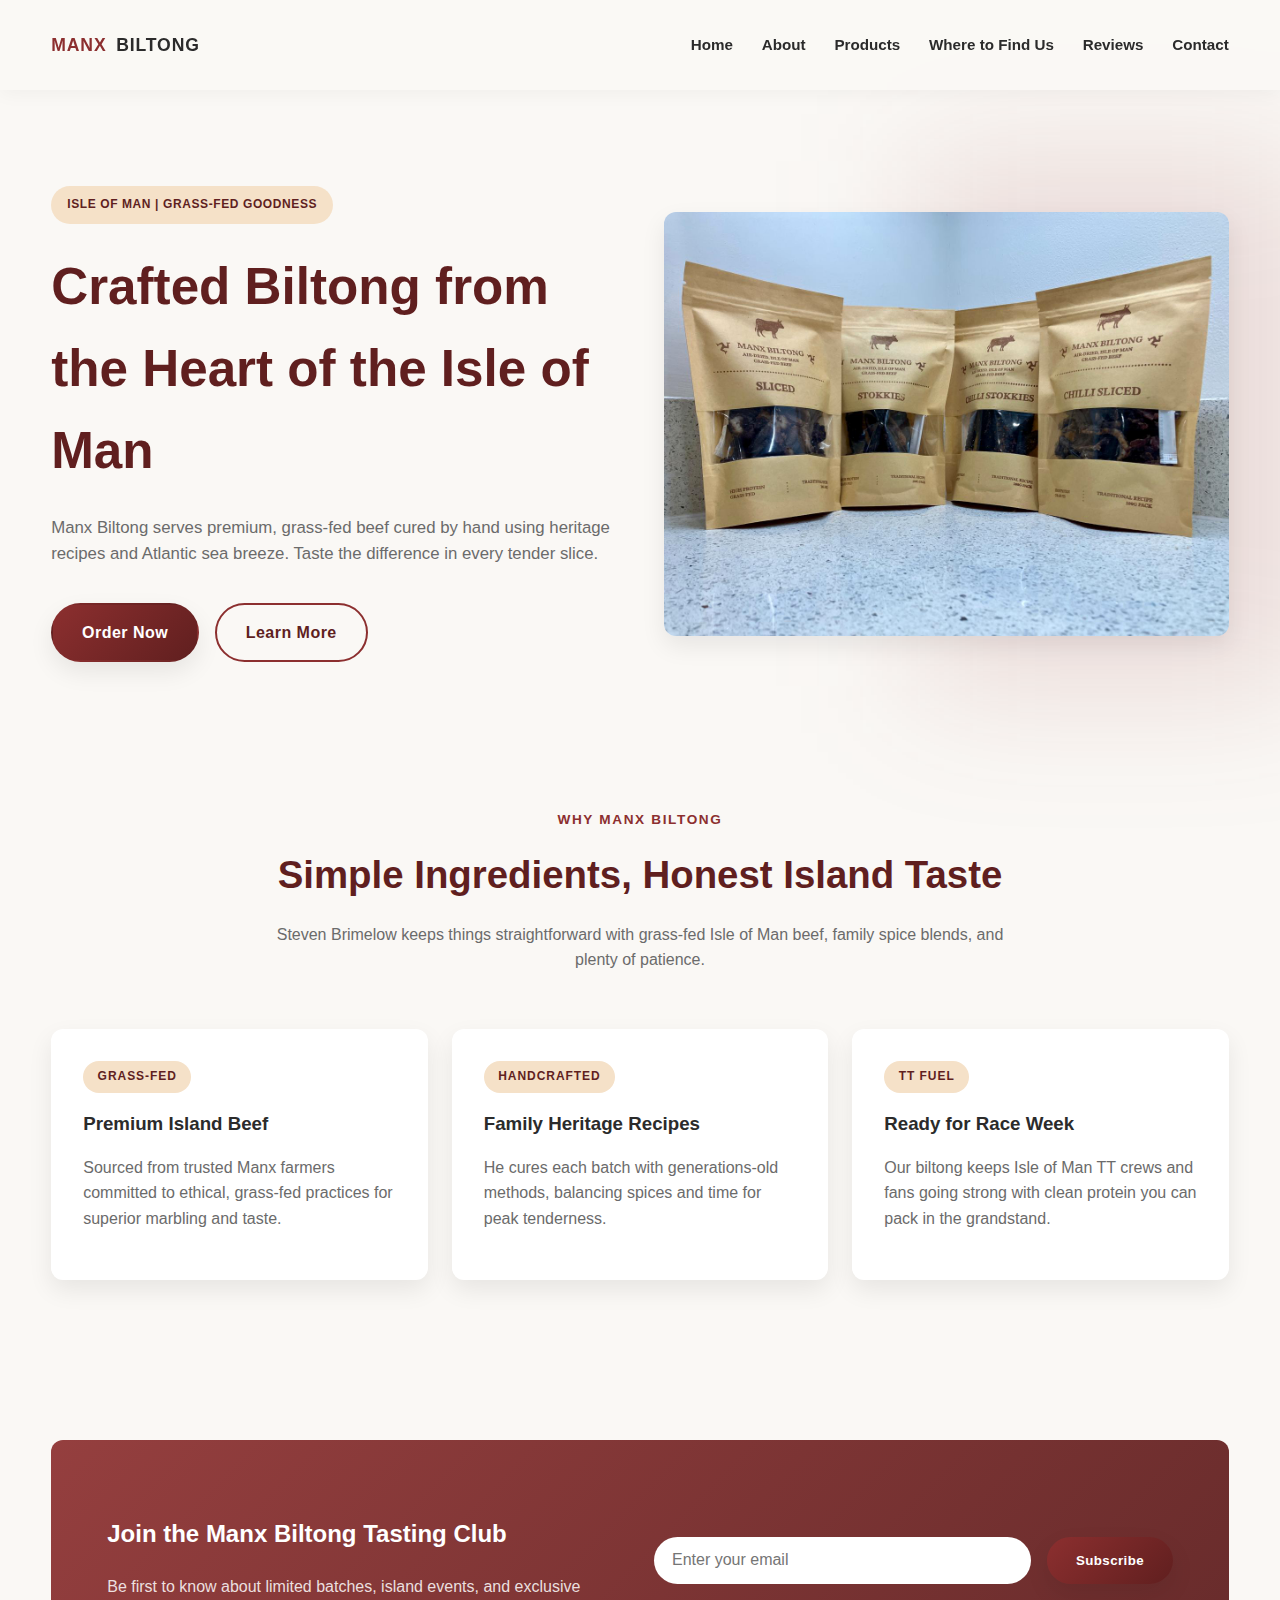
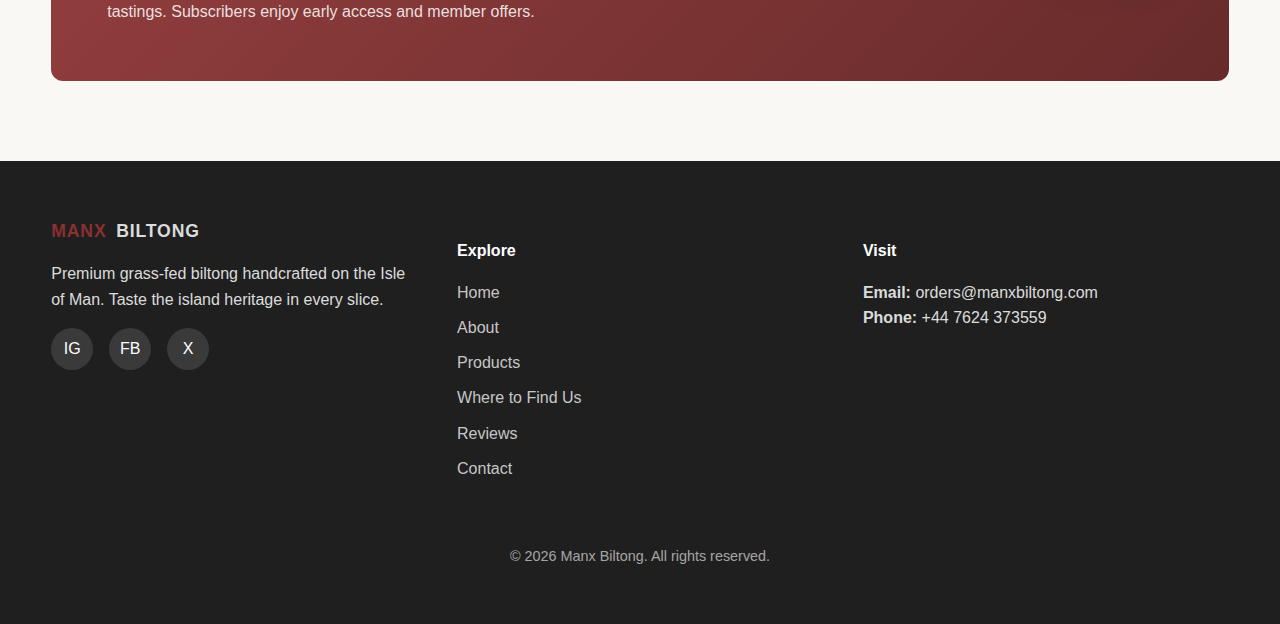
<file: index.html>
<!DOCTYPE html>
<html lang="en">

<head>
    <meta charset="UTF-8">
    <meta name="viewport" content="width=device-width, initial-scale=1.0">
    <title>Manx Biltong | Premium Grass-Fed Biltong from the Isle of Man</title>
    <meta name="description" content="Manx Biltong - Premium grass-fed beef biltong food products from the Isle of Man. Online food retailer specializing in traditional South African-style dried meat snacks. Order biltong online for delivery across the Isle of Man.">
    <meta name="keywords" content="biltong, food products, online food retailer, Isle of Man, dried meat, beef snacks, food business, premium biltong">
    <meta name="classification" content="Food & Beverage, Online Retail, Food Products">
    <meta name="category" content="Food Retailer">
    <link rel="apple-touch-icon" sizes="180x180" href="/assets/images/Favicon/apple-touch-icon.png">
    <link rel="icon" type="image/png" sizes="32x32" href="/assets/images/Favicon/favicon-32x32.png">
    <link rel="icon" type="image/png" sizes="16x16" href="/assets/images/Favicon/favicon-16x16.png">
    <link rel="shortcut icon" href="/assets/images/Favicon/favicon.ico">
    <link rel="manifest" href="/assets/images/Favicon/site.webmanifest">
    <link rel="stylesheet" href="/assets/css/style.css">
</head>

<body>
    <header>
        <div class="container nav">
            <a href="/" class="logo" aria-label="Manx Biltong home">
                <span>Manx</span> Biltong
            </a>
            <button class="nav__toggle" data-nav-toggle aria-label="Toggle navigation" aria-expanded="false">☰</button>
            <ul class="nav__links" data-nav-links>
                <li><a href="/">Home</a></li>
                <li><a href="/about/">About</a></li>
                <li><a href="/products/">Products</a></li>
                <li><a href="/find-us/">Where to Find Us</a></li>
                <li><a href="/reviews/">Reviews</a></li>
                <li><a href="/contact/">Contact</a></li>
            </ul>
        </div>
    </header>

    <main>
        <section class="hero container">
            <div class="hero__content">
                <span class="hero__badge">Isle of Man | Grass-Fed Goodness</span>
                <h1>Crafted Biltong from the Heart of the Isle of Man</h1>
                <p>Manx Biltong serves premium, grass-fed beef cured by hand using heritage recipes and Atlantic sea breeze. Taste the difference in every tender slice.</p>
                <div class="cta-group">
                    <a class="btn btn--primary" href="/products/">Order Now</a>
                    <a class="btn btn--ghost" href="/about/">Learn More</a>
                </div>
            </div>
            <div class="hero__image" aria-hidden="true">
                <img src="/assets/images/ManxBiltongLineup.jpeg" alt="Complete lineup of Manx Biltong products">
            </div>
        </section>

        <section class="container">
            <div class="section-heading">
                <span>Why Manx Biltong</span>
                <h2>Simple Ingredients, Honest Island Taste</h2>
                <p>Steven Brimelow keeps things straightforward with grass-fed Isle of Man beef, family spice blends, and plenty of patience.</p>
            </div>
            <div class="highlights">
                <article class="highlight-card">
                    <span class="pill">Grass-Fed</span>
                    <h3>Premium Island Beef</h3>
                    <p>Sourced from trusted Manx farmers committed to ethical, grass-fed practices for superior marbling and taste.</p>
                </article>
                <article class="highlight-card">
                    <span class="pill">Handcrafted</span>
                    <h3>Family Heritage Recipes</h3>
                    <p>He cures each batch with generations-old methods, balancing spices and time for peak tenderness.</p>
                </article>
                <article class="highlight-card">
                    <span class="pill">TT Fuel</span>
                    <h3>Ready for Race Week</h3>
                    <p>Our biltong keeps Isle of Man TT crews and fans going strong with clean protein you can pack in the grandstand.</p>
            </div>
        </section>

        <section class="container">
            <div class="newsletter">
                <div>
                    <h2>Join the Manx Biltong Tasting Club</h2>
                    <p>Be first to know about limited batches, island events, and exclusive tastings. Subscribers enjoy early access and member offers.</p>
                </div>
                <form class="newsletter-form" data-newsletter action="https://formspree.io/f/xdkynbvz" method="POST" accept-charset="UTF-8">
                    <input type="hidden" name="formName" value="Newsletter - Home">
                    <label class="sr-only" for="newsletter-email">Email address</label>
                    <input type="email" id="newsletter-email" name="email" placeholder="Enter your email" required>
                    <button class="btn btn--primary" type="submit">Subscribe</button>
                </form>
            </div>
        </section>
    </main>

    <footer>
        <div class="container footer-grid">
            <div>
                <div class="logo">
                    <span>Manx</span> Biltong
                </div>
                <p>Premium grass-fed biltong handcrafted on the Isle of Man. Taste the island heritage in every slice.</p>
                <div class="social-links" aria-label="Social media links">
                    <a href="#" aria-label="Follow Manx Biltong on Instagram">IG</a>
                    <a href="#" aria-label="Follow Manx Biltong on Facebook">FB</a>
                    <a href="#" aria-label="Follow Manx Biltong on Twitter">X</a>
                </div>
            </div>
            <div>
                <h4>Explore</h4>
                <ul class="footer-links">
                    <li><a href="/">Home</a></li>
                    <li><a href="/about/">About</a></li>
                    <li><a href="/products/">Products</a></li>
                    <li><a href="/find-us/">Where to Find Us</a></li>
                    <li><a href="/reviews/">Reviews</a></li>
                    <li><a href="/contact/">Contact</a></li>
                </ul>
            </div>
            <div>
                <h4>Visit</h4>
                <p><strong>Email:</strong> <a href="mailto:orders@manxbiltong.com">orders@manxbiltong.com</a><br><strong>Phone:</strong> <a href="tel:+447624373559">+44 7624 373559</a></p>
            </div>
        </div>
        <div class="footer-note">
            © <span id="current-year"></span> Manx Biltong. All rights reserved.
        </div>
    </footer>

    <script src="/assets/js/main.js"></script>
    <script>
        document.getElementById('current-year').textContent = new Date().getFullYear();
    </script>
</body>

</html>
</file>
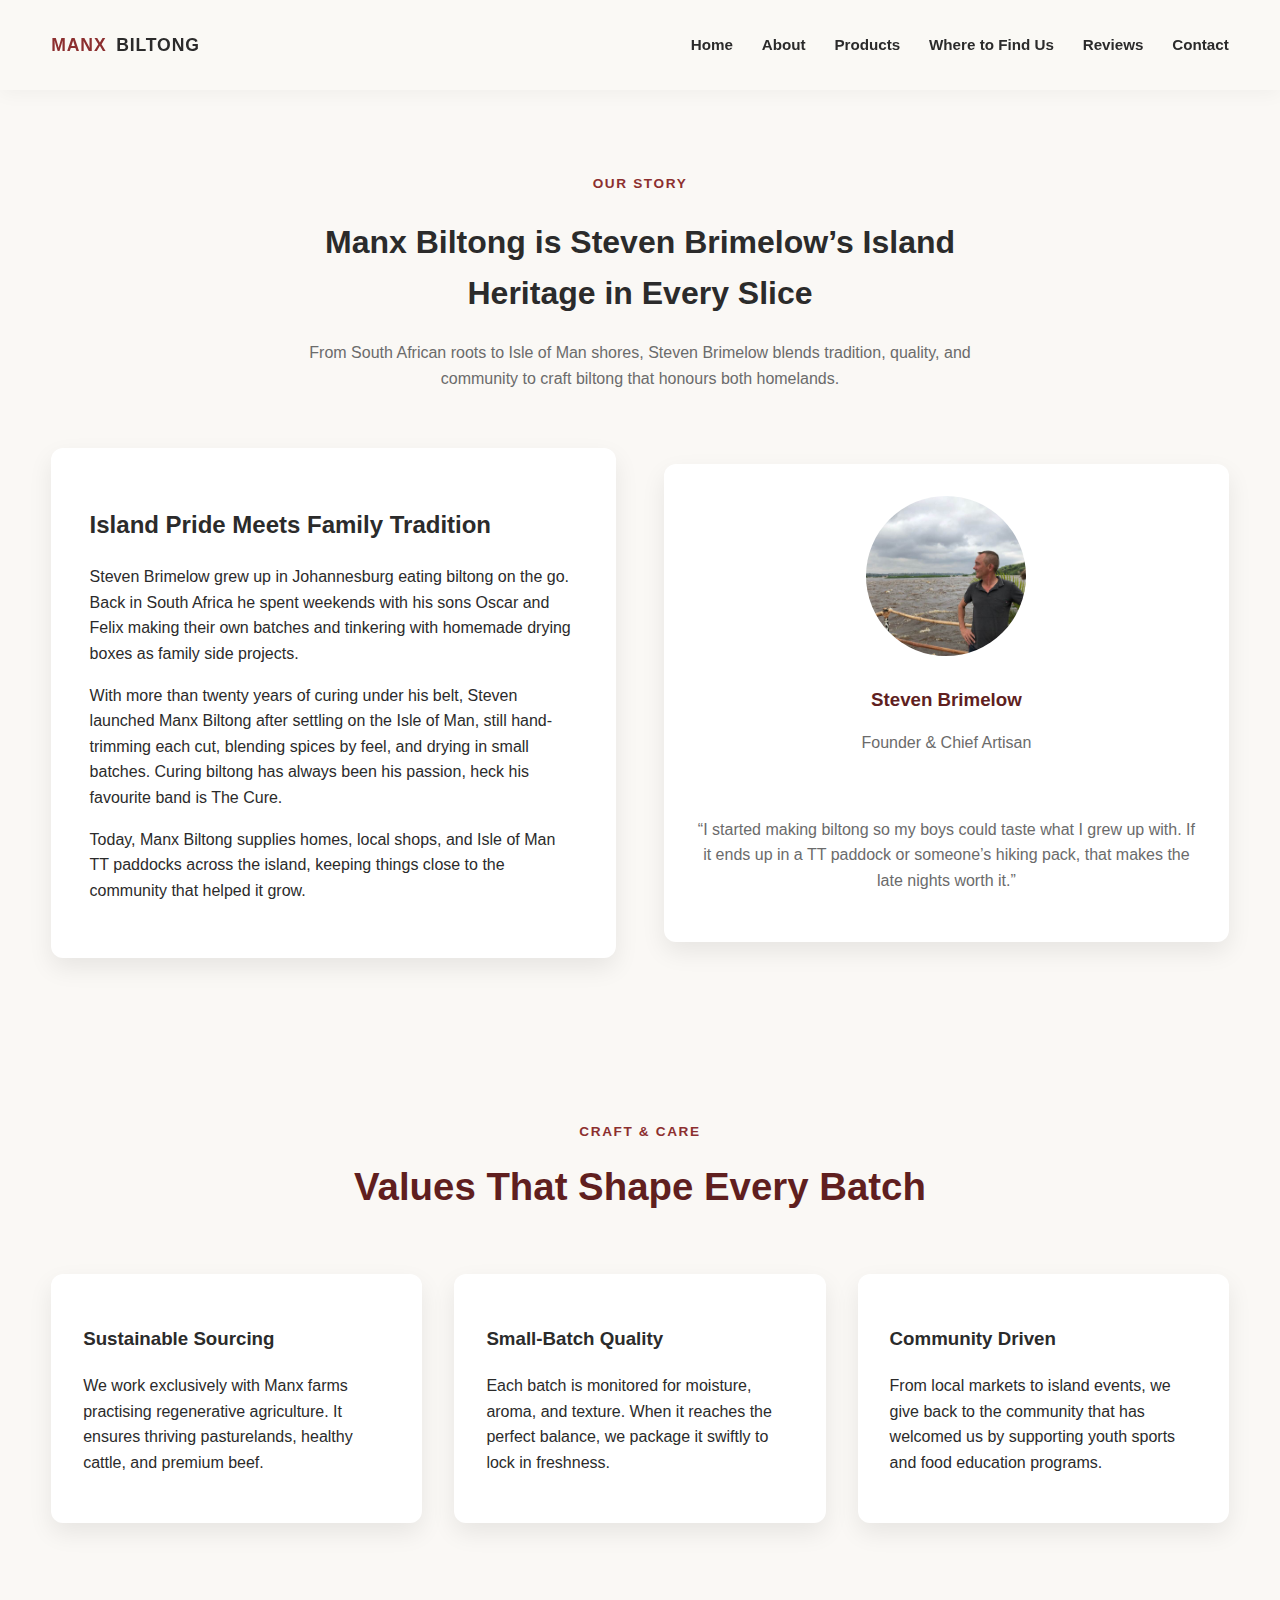
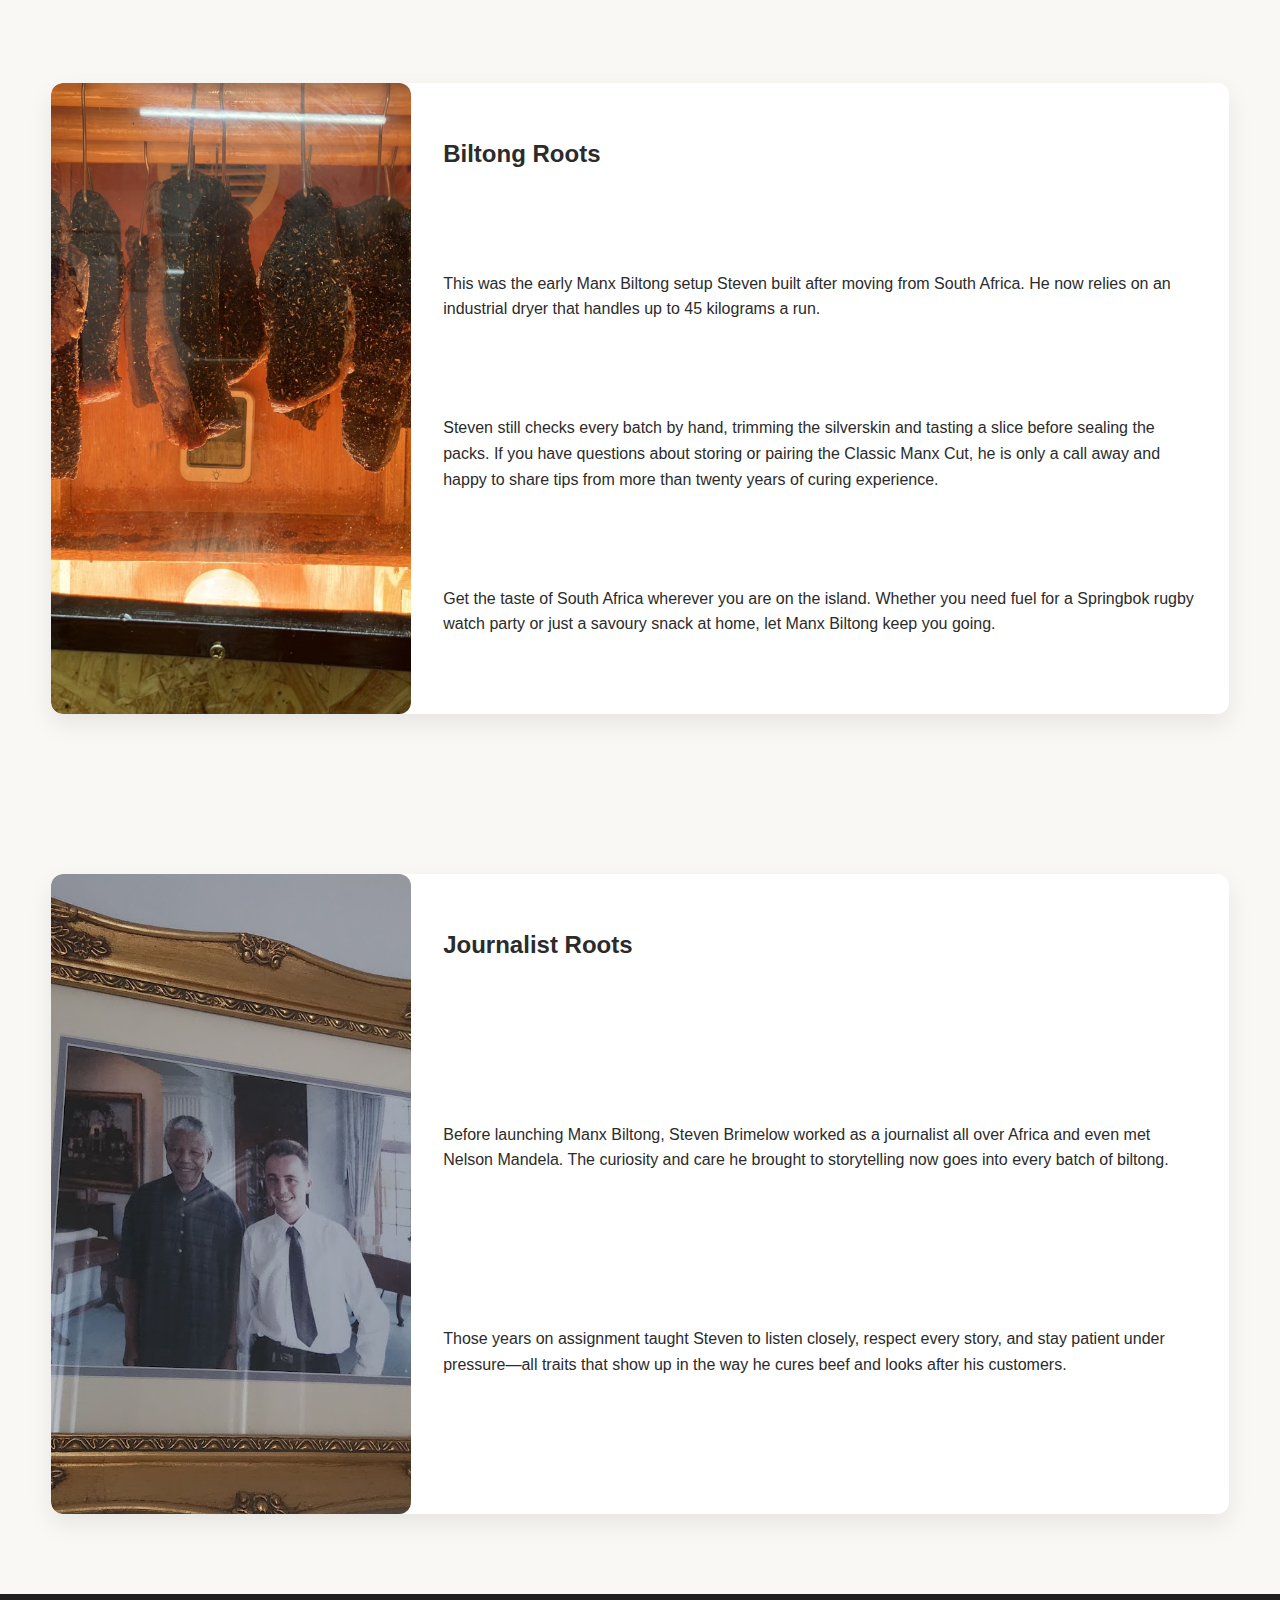
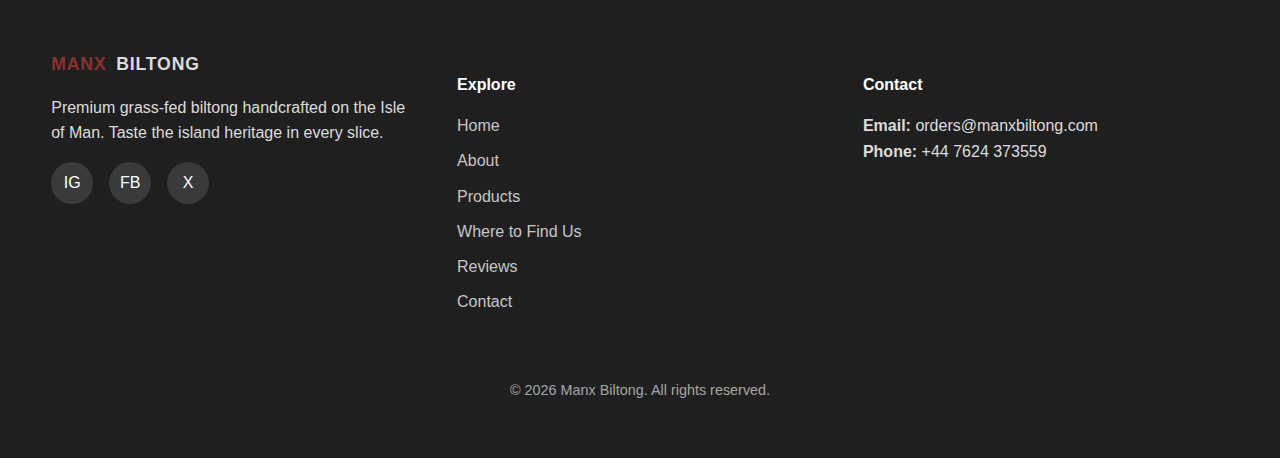
<file: about/index.html>
<!DOCTYPE html>
<html lang="en">

<head>
    <meta charset="UTF-8">
    <meta name="viewport" content="width=device-width, initial-scale=1.0">
    <title>About Manx Biltong | Island Roots, Family Craft</title>
    <meta name="description" content="About Manx Biltong - Isle of Man food business founded by Steven Brimelow. Learn about our premium grass-fed beef biltong production, traditional curing methods, and commitment to quality food products.">
    <link rel="apple-touch-icon" sizes="180x180" href="/assets/images/Favicon/apple-touch-icon.png">
    <link rel="icon" type="image/png" sizes="32x32" href="/assets/images/Favicon/favicon-32x32.png">
    <link rel="icon" type="image/png" sizes="16x16" href="/assets/images/Favicon/favicon-16x16.png">
    <link rel="shortcut icon" href="/assets/images/Favicon/favicon.ico">
    <link rel="manifest" href="/assets/images/Favicon/site.webmanifest">
    <link rel="stylesheet" href="/assets/css/style.css">
</head>

<body>
    <header>
        <div class="container nav">
            <a href="/" class="logo" aria-label="Manx Biltong home">
                <span>Manx</span> Biltong
            </a>
            <button class="nav__toggle" data-nav-toggle aria-label="Toggle navigation" aria-expanded="false">☰</button>
            <ul class="nav__links" data-nav-links>
                <li><a href="/">Home</a></li>
                <li><a href="/about/">About</a></li>
                <li><a href="/products/">Products</a></li>
                <li><a href="/find-us/">Where to Find Us</a></li>
                <li><a href="/reviews/">Reviews</a></li>
                <li><a href="/contact/">Contact</a></li>
            </ul>
        </div>
    </header>

    <main>
        <section class="container">
            <div class="section-heading">
                <span>Our Story</span>
                <h1>Manx Biltong is Steven Brimelow’s Island Heritage in Every Slice</h1>
                <p>From South African roots to Isle of Man shores, Steven Brimelow blends tradition, quality, and community to craft biltong that honours both homelands.</p>
            </div>
            <div class="about-grid">
                <article class="about-story">
                    <h2>Island Pride Meets Family Tradition</h2>
                    <p>Steven Brimelow grew up in Johannesburg eating biltong on the go. Back in South Africa he spent weekends with his sons Oscar and Felix making their own batches and tinkering with homemade drying boxes as family side projects.</p>
                    <p>With more than twenty years of curing under his belt, Steven launched Manx Biltong after settling on the Isle of Man, still hand-trimming each cut, blending spices by feel, and drying in small batches. Curing biltong has always been his passion, heck his favourite band is The Cure.</p>
                    <p>Today, Manx Biltong supplies homes, local shops, and Isle of Man TT paddocks across the island, keeping things close to the community that helped it grow.</p>
                </article>
                <aside class="founder-card">
                    <img src="/assets/images/Steven.jpg" alt="Portrait of Steven Brimelow, founder of Manx Biltong">
                    <div>
                        <h3>Steven Brimelow</h3>
                        <p>Founder &amp; Chief Artisan</p>
                    </div>
                    <p>“I started making biltong so my boys could taste what I grew up with. If it ends up in a TT paddock or someone’s hiking pack, that makes the late nights worth it.”</p>
                </aside>
            </div>
        </section>

        <section class="container">
            <div class="section-heading">
                <span>Craft &amp; Care</span>
                <h2>Values That Shape Every Batch</h2>
            </div>
            <div class="split">
                <div class="card">
                    <h3>Sustainable Sourcing</h3>
                    <p>We work exclusively with Manx farms practising regenerative agriculture. It ensures thriving pasturelands, healthy cattle, and premium beef.</p>
                </div>
                <div class="card">
                    <h3>Small-Batch Quality</h3>
                    <p>Each batch is monitored for moisture, aroma, and texture. When it reaches the perfect balance, we package it swiftly to lock in freshness.</p>
                </div>
                <div class="card">
                    <h3>Community Driven</h3>
                    <p>From local markets to island events, we give back to the community that has welcomed us by supporting youth sports and food education programs.</p>
                </div>
            </div>
        </section>

        <section class="container">
            <article class="card profile-card profile-card--horizontal">
                <img src="/assets/images/ManxBiltong3.jpg" alt="Early Manx Biltong drying setup built by Steven Brimelow">
                <div class="profile-card__body">
                    <h2>Biltong Roots</h2>
                    <p>This was the early Manx Biltong setup Steven built after moving from South Africa. He now relies on an industrial dryer that handles up to 45 kilograms a run.</p>
                    <p>Steven still checks every batch by hand, trimming the silverskin and tasting a slice before sealing the packs. If you have questions about storing or pairing the Classic Manx Cut, he is only a call away and happy to share tips from more than twenty years of curing experience.</p>
                    <p>Get the taste of South Africa wherever you are on the island. Whether you need fuel for a Springbok rugby watch party or just a savoury snack at home, let Manx Biltong keep you going.</p>
                </div>
            </article>
        </section>

        <section class="container">
            <article class="card profile-card profile-card--horizontal">
                <img src="/assets/images/Steven+Mandela.jpg" alt="Steven Brimelow meeting Nelson Mandela during his journalism days">
                <div class="profile-card__body">
                    <h2>Journalist Roots</h2>
                    <p>Before launching Manx Biltong, Steven Brimelow worked as a journalist all over Africa and even met Nelson Mandela. The curiosity and care he brought to storytelling now goes into every batch of biltong.</p>
                    <p>Those years on assignment taught Steven to listen closely, respect every story, and stay patient under pressure—all traits that show up in the way he cures beef and looks after his customers.</p>
                </div>
            </article>
        </section>
    </main>

    <footer>
        <div class="container footer-grid">
            <div>
                <div class="logo">
                    <span>Manx</span> Biltong
                </div>
                <p>Premium grass-fed biltong handcrafted on the Isle of Man. Taste the island heritage in every slice.</p>
                <div class="social-links" aria-label="Social media links">
                    <a href="#" aria-label="Follow Manx Biltong on Instagram">IG</a>
                    <a href="#" aria-label="Follow Manx Biltong on Facebook">FB</a>
                    <a href="#" aria-label="Follow Manx Biltong on Twitter">X</a>
                </div>
            </div>
            <div>
                <h4>Explore</h4>
                <ul class="footer-links">
                    <li><a href="/">Home</a></li>
                    <li><a href="/about/">About</a></li>
                    <li><a href="/products/">Products</a></li>
                    <li><a href="/find-us/">Where to Find Us</a></li>
                    <li><a href="/reviews/">Reviews</a></li>
                    <li><a href="/contact/">Contact</a></li>
                </ul>
            </div>
            <div>
                <h4>Contact</h4>
                <p><strong>Email:</strong> <a href="mailto:orders@manxbiltong.com">orders@manxbiltong.com</a><br><strong>Phone:</strong> <a href="tel:+447624373559">+44 7624 373559</a></p>
            </div>
        </div>
        <div class="footer-note">
            © <span id="current-year"></span> Manx Biltong. All rights reserved.
        </div>
    </footer>

    <script src="/assets/js/main.js"></script>
    <script>
        document.getElementById('current-year').textContent = new Date().getFullYear();
    </script>
</body>

</html>
</file>
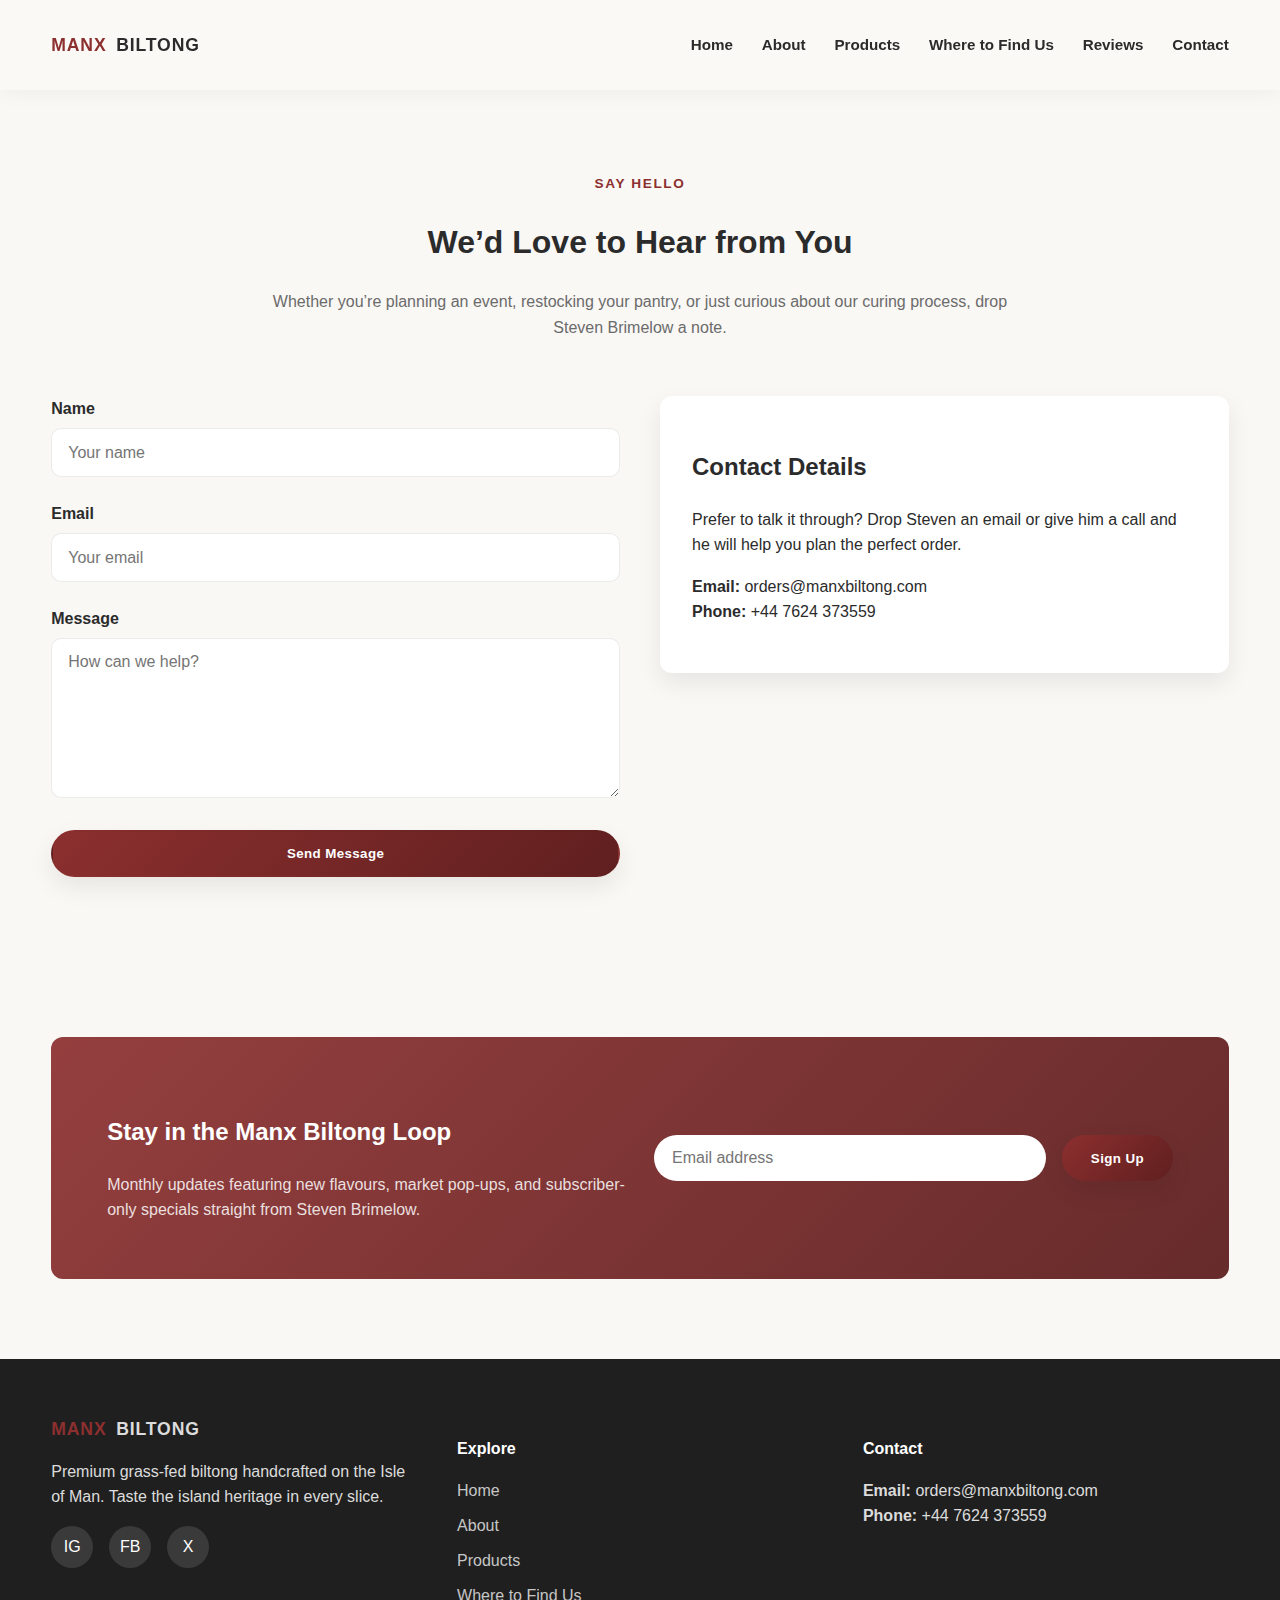
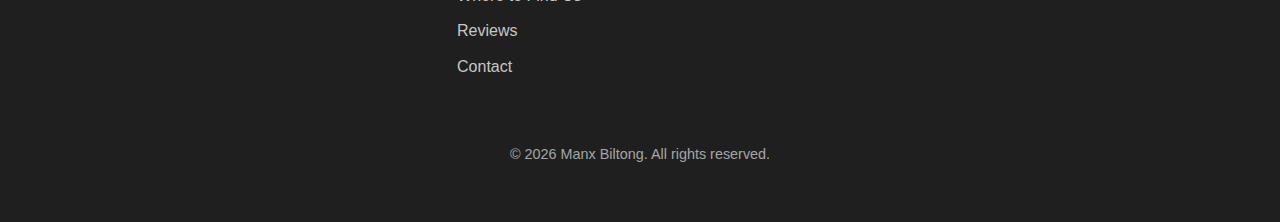
<file: contact/index.html>
<!DOCTYPE html>
<html lang="en">

<head>
    <meta charset="UTF-8">
    <meta name="viewport" content="width=device-width, initial-scale=1.0">
    <title>Contact Manx Biltong | Enquiries &amp; Orders</title>
    <meta name="description" content="Contact Manx Biltong - Isle of Man food business. Order biltong online, wholesale food product enquiries, or get in touch with our biltong production team. Professional food retailer contact information.">
    <link rel="apple-touch-icon" sizes="180x180" href="/assets/images/Favicon/apple-touch-icon.png">
    <link rel="icon" type="image/png" sizes="32x32" href="/assets/images/Favicon/favicon-32x32.png">
    <link rel="icon" type="image/png" sizes="16x16" href="/assets/images/Favicon/favicon-16x16.png">
    <link rel="shortcut icon" href="/assets/images/Favicon/favicon.ico">
    <link rel="manifest" href="/assets/images/Favicon/site.webmanifest">
    <link rel="stylesheet" href="/assets/css/style.css">
</head>

<body>
    <header>
        <div class="container nav">
            <a href="/" class="logo" aria-label="Manx Biltong home">
                <span>Manx</span> Biltong
            </a>
            <button class="nav__toggle" data-nav-toggle aria-label="Toggle navigation" aria-expanded="false">☰</button>
            <ul class="nav__links" data-nav-links>
                <li><a href="/">Home</a></li>
                <li><a href="/about/">About</a></li>
                <li><a href="/products/">Products</a></li>
                <li><a href="/find-us/">Where to Find Us</a></li>
                <li><a href="/reviews/">Reviews</a></li>
                <li><a href="/contact/">Contact</a></li>
            </ul>
        </div>
    </header>

    <main>
        <section class="container">
            <div class="section-heading">
                <span>Say Hello</span>
                <h1>We’d Love to Hear from You</h1>
                <p>Whether you’re planning an event, restocking your pantry, or just curious about our curing process, drop Steven Brimelow a note.</p>
            </div>
            <div class="contact-layout">
                <form data-contact-form action="https://formspree.io/f/mrbrzjdb" method="POST" accept-charset="UTF-8">
                    <input type="hidden" name="formName" value="Website Contact Form">
                    <div>
                        <label for="name">Name</label>
                        <input type="text" id="name" name="name" placeholder="Your name" required>
                    </div>
                    <div>
                        <label for="email">Email</label>
                        <input type="email" id="email" name="email" placeholder="Your email" required>
                    </div>
                    <div>
                        <label for="message">Message</label>
                        <textarea id="message" name="message" placeholder="How can we help?" required></textarea>
                    </div>
                    <button class="btn btn--primary" type="submit">Send Message</button>
                </form>
                <aside>
                    <div class="card">
                        <h2>Contact Details</h2>
                        <p>Prefer to talk it through? Drop Steven an email or give him a call and he will help you plan the perfect order.</p>
                        <p><strong>Email:</strong> <a href="mailto:orders@manxbiltong.com">orders@manxbiltong.com</a><br><strong>Phone:</strong> <a href="tel:+447624373559">+44 7624 373559</a></p>
                    </div>
                </aside>
            </div>
        </section>

        <section class="container">
            <div class="newsletter">
                <div>
                    <h2>Stay in the Manx Biltong Loop</h2>
                    <p>Monthly updates featuring new flavours, market pop-ups, and subscriber-only specials straight from Steven Brimelow.</p>
                </div>
                <form class="newsletter-form" data-newsletter action="https://formspree.io/f/xdkynbvz" method="POST" accept-charset="UTF-8">
                    <input type="hidden" name="formName" value="Newsletter - Contact">
                    <label class="sr-only" for="contact-email">Email address</label>
                    <input type="email" id="contact-email" name="email" placeholder="Email address" required>
                    <button class="btn btn--primary" type="submit">Sign Up</button>
                </form>
            </div>
        </section>
    </main>

    <footer>
        <div class="container footer-grid">
            <div>
                <div class="logo">
                    <span>Manx</span> Biltong
                </div>
                <p>Premium grass-fed biltong handcrafted on the Isle of Man. Taste the island heritage in every slice.</p>
                <div class="social-links" aria-label="Social media links">
                    <a href="#" aria-label="Follow Manx Biltong on Instagram">IG</a>
                    <a href="#" aria-label="Follow Manx Biltong on Facebook">FB</a>
                    <a href="#" aria-label="Follow Manx Biltong on Twitter">X</a>
                </div>
            </div>
            <div>
                <h4>Explore</h4>
                <ul class="footer-links">
                    <li><a href="/">Home</a></li>
                    <li><a href="/about/">About</a></li>
                    <li><a href="/products/">Products</a></li>
                    <li><a href="/find-us/">Where to Find Us</a></li>
                    <li><a href="/reviews/">Reviews</a></li>
                    <li><a href="/contact/">Contact</a></li>
                </ul>
            </div>
            <div>
                <h4>Contact</h4>
                <p><strong>Email:</strong> <a href="mailto:orders@manxbiltong.com">orders@manxbiltong.com</a><br><strong>Phone:</strong> <a href="tel:+447624373559">+44 7624 373559</a></p>
            </div>
        </div>
        <div class="footer-note">
            © <span id="current-year"></span> Manx Biltong. All rights reserved.
        </div>
    </footer>

    <script src="/assets/js/main.js"></script>
    <script>
        document.getElementById('current-year').textContent = new Date().getFullYear();
    </script>
</body>

</html>
</file>
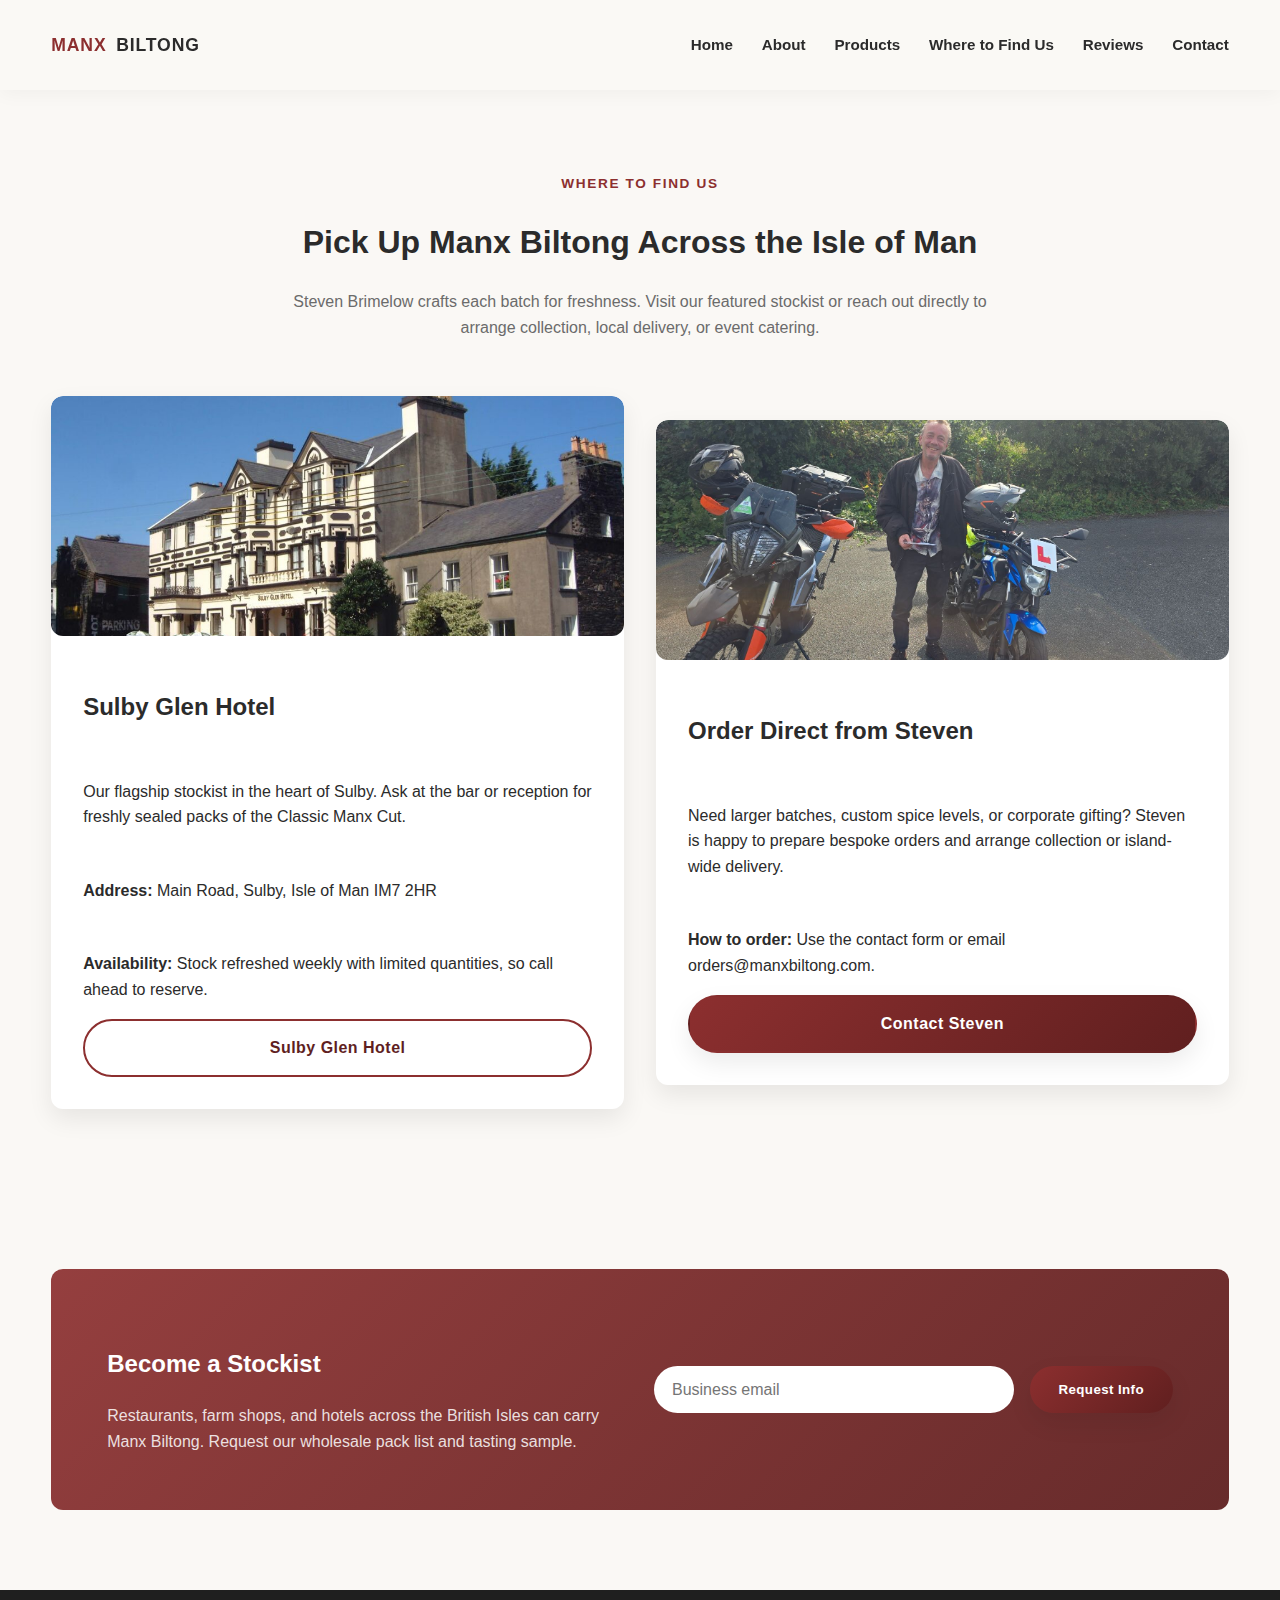
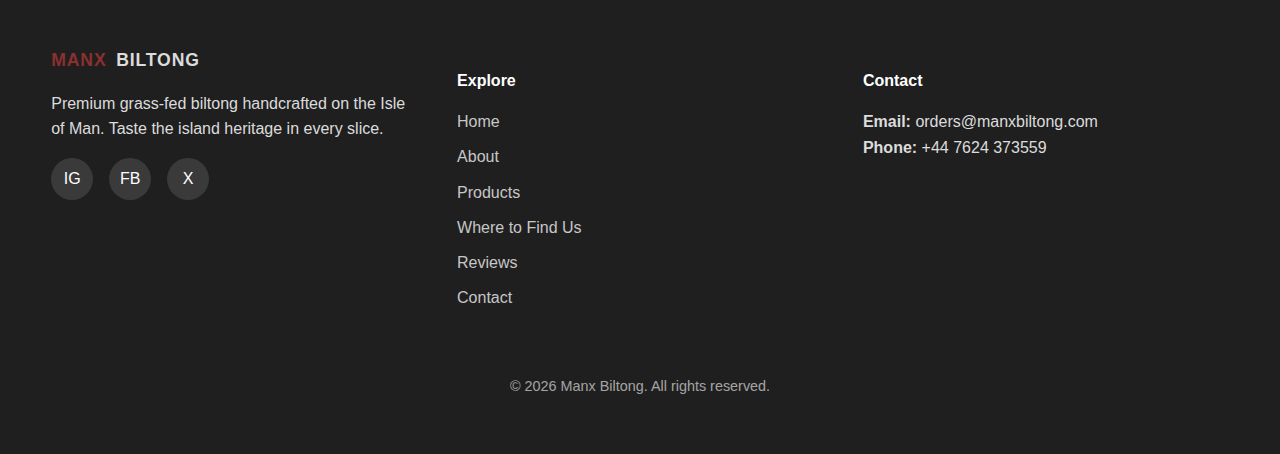
<file: find-us/index.html>
<!DOCTYPE html>
<html lang="en">

<head>
    <meta charset="UTF-8">
    <meta name="viewport" content="width=device-width, initial-scale=1.0">
    <title>Where to Find Manx Biltong | Stockists &amp; Direct Orders</title>
    <meta name="description" content="Where to Buy Manx Biltong - Find our biltong food products at Sulby Glen Hotel or order online for Isle of Man delivery. Retail locations and online food ordering for premium biltong snacks.">
    <link rel="apple-touch-icon" sizes="180x180" href="/assets/images/Favicon/apple-touch-icon.png">
    <link rel="icon" type="image/png" sizes="32x32" href="/assets/images/Favicon/favicon-32x32.png">
    <link rel="icon" type="image/png" sizes="16x16" href="/assets/images/Favicon/favicon-16x16.png">
    <link rel="shortcut icon" href="/assets/images/Favicon/favicon.ico">
    <link rel="manifest" href="/assets/images/Favicon/site.webmanifest">
    <link rel="stylesheet" href="/assets/css/style.css">
</head>

<body>
    <header>
        <div class="container nav">
            <a href="/" class="logo" aria-label="Manx Biltong home">
                <span>Manx</span> Biltong
            </a>
            <button class="nav__toggle" data-nav-toggle aria-label="Toggle navigation" aria-expanded="false">☰</button>
            <ul class="nav__links" data-nav-links>
                <li><a href="/">Home</a></li>
                <li><a href="/about/">About</a></li>
                <li><a href="/products/">Products</a></li>
                <li><a href="/find-us/">Where to Find Us</a></li>
                <li><a href="/reviews/">Reviews</a></li>
                <li><a href="/contact/">Contact</a></li>
            </ul>
        </div>
    </header>

    <main>
        <section class="container">
            <div class="section-heading">
                <span>Where to Find Us</span>
                <h1>Pick Up Manx Biltong Across the Isle of Man</h1>
                <p>Steven Brimelow crafts each batch for freshness. Visit our featured stockist or reach out directly to arrange collection, local delivery, or event catering.</p>
            </div>
            <div class="split">
                <article class="card location-card">
                    <img src="/assets/images/SulbyGlenHotel.jpg" alt="Exterior of the Sulby Glen Hotel on the Isle of Man">
                    <div class="location-card__body">
                        <h2>Sulby Glen Hotel</h2>
                        <p>Our flagship stockist in the heart of Sulby. Ask at the bar or reception for freshly sealed packs of the Classic Manx Cut.</p>
                        <p><strong>Address:</strong> Main Road, Sulby, Isle of Man IM7 2HR</p>
                        <p><strong>Availability:</strong> Stock refreshed weekly with limited quantities, so call ahead to reserve.</p>
                        <a class="btn btn--ghost" href="https://sulbyglenhotel.com/" target="_blank" rel="noopener">Sulby Glen Hotel</a>
                    </div>
                </article>
                <article class="card profile-card">
                    <img src="/assets/images/Steven2.jpg" alt="Steven Brimelow preparing Manx Biltong">
                    <div class="profile-card__body">
                        <h2>Order Direct from Steven</h2>
                        <p>Need larger batches, custom spice levels, or corporate gifting? Steven is happy to prepare bespoke orders and arrange collection or island-wide delivery.</p>
                        <p><strong>How to order:</strong> Use the contact form or email <a href="mailto:orders@manxbiltong.com">orders@manxbiltong.com</a>.</p>
                        <a class="btn btn--primary" href="/contact/">Contact Steven</a>
                    </div>
                </article>
            </div>
        </section>

        <section class="container">
            <div class="newsletter">
                <div>
                    <h2>Become a Stockist</h2>
                    <p>Restaurants, farm shops, and hotels across the British Isles can carry Manx Biltong. Request our wholesale pack list and tasting sample.</p>
                </div>
                <form class="newsletter-form" data-newsletter action="https://formspree.io/f/xdkynbvz" method="POST" accept-charset="UTF-8">
                    <input type="hidden" name="formName" value="Newsletter - Stockist Enquiry">
                    <label class="sr-only" for="stockist-email">Email address</label>
                    <input type="email" id="stockist-email" name="email" placeholder="Business email" required>
                    <button class="btn btn--primary" type="submit">Request Info</button>
                </form>
            </div>
        </section>
    </main>

    <footer>
        <div class="container footer-grid">
            <div>
                <div class="logo">
                    <span>Manx</span> Biltong
                </div>
                <p>Premium grass-fed biltong handcrafted on the Isle of Man. Taste the island heritage in every slice.</p>
                <div class="social-links" aria-label="Social media links">
                    <a href="#" aria-label="Follow Manx Biltong on Instagram">IG</a>
                    <a href="#" aria-label="Follow Manx Biltong on Facebook">FB</a>
                    <a href="#" aria-label="Follow Manx Biltong on Twitter">X</a>
                </div>
            </div>
            <div>
                <h4>Explore</h4>
                <ul class="footer-links">
                    <li><a href="/">Home</a></li>
                    <li><a href="/about/">About</a></li>
                    <li><a href="/products/">Products</a></li>
                    <li><a href="/find-us/">Where to Find Us</a></li>
                    <li><a href="/reviews/">Reviews</a></li>
                    <li><a href="/contact/">Contact</a></li>
                </ul>
            </div>
            <div>
                <h4>Contact</h4>
                <p><strong>Email:</strong> <a href="mailto:orders@manxbiltong.com">orders@manxbiltong.com</a><br><strong>Phone:</strong> <a href="tel:+447624373559">+44 7624 373559</a></p>
            </div>
        </div>
        <div class="footer-note">
            © <span id="current-year"></span> Manx Biltong. All rights reserved.
        </div>
    </footer>

    <script src="/assets/js/main.js"></script>
    <script>
        document.getElementById('current-year').textContent = new Date().getFullYear();
    </script>
</body>

</html>
</file>
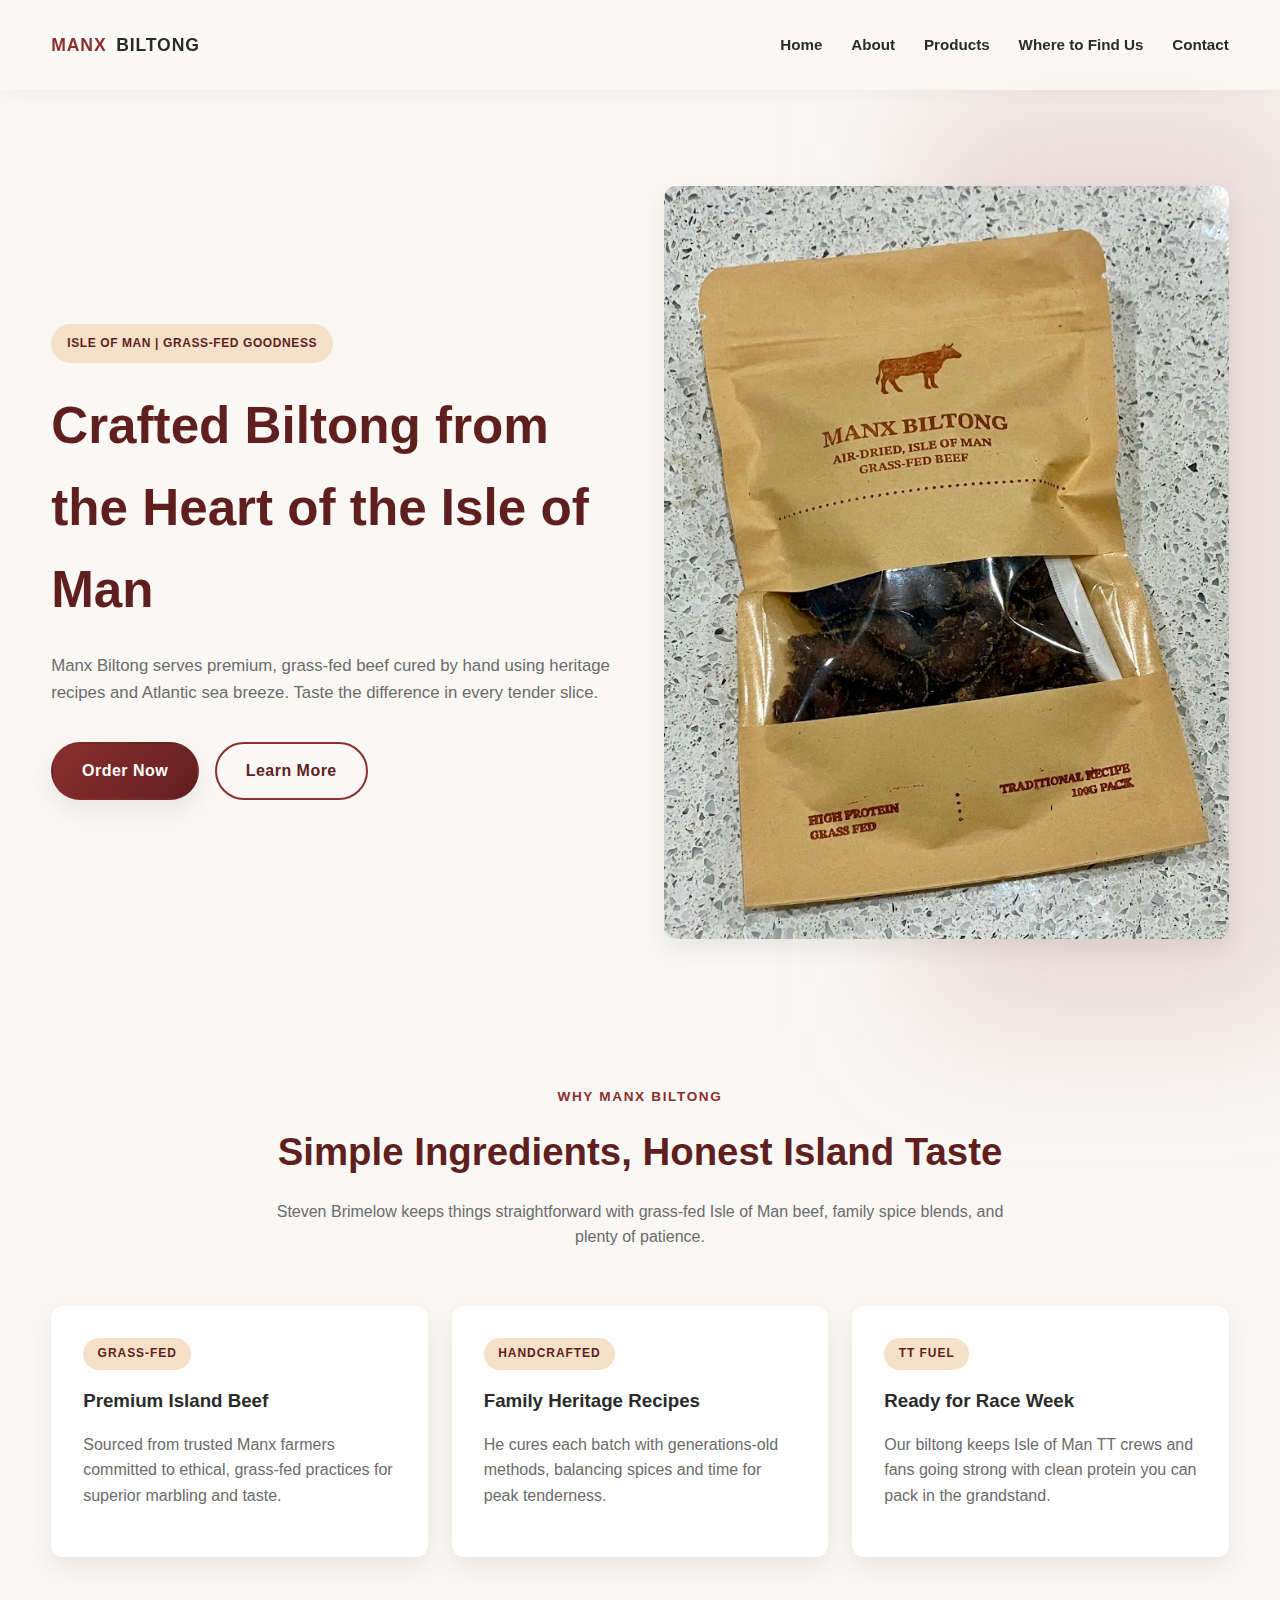
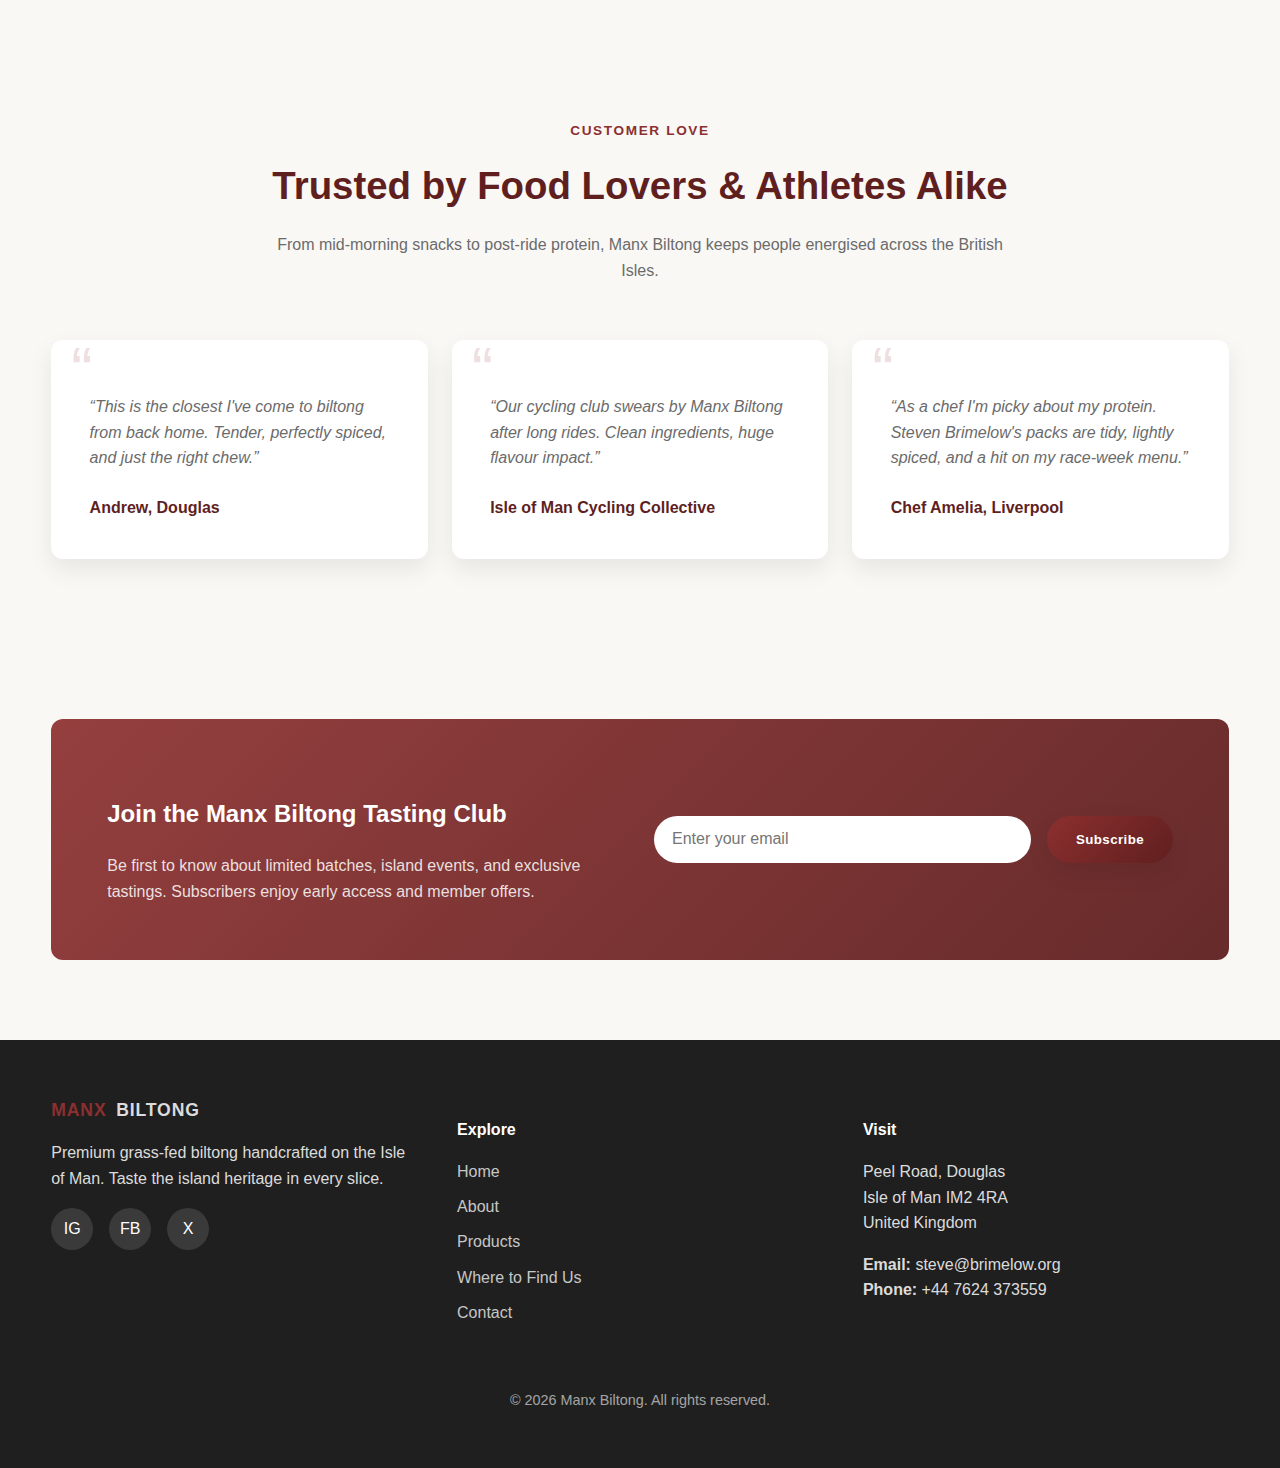
<file: Manx Biltong/index.html>
<!DOCTYPE html>
<html lang="en">

<head>
    <meta charset="UTF-8">
    <meta name="viewport" content="width=device-width, initial-scale=1.0">
    <title>Manx Biltong | Premium Grass-Fed Biltong from the Isle of Man</title>
    <meta name="description" content="Discover Manx Biltong: premium grass-fed beef biltong crafted on the Isle of Man. Order now and taste the island's best-kept secret.">
    <link rel="stylesheet" href="assets/css/style.css">
</head>

<body>
    <header>
        <div class="container nav">
            <a href="index.html" class="logo" aria-label="Manx Biltong home">
                <span>Manx</span> Biltong
            </a>
            <button class="nav__toggle" data-nav-toggle aria-label="Toggle navigation" aria-expanded="false">☰</button>
            <ul class="nav__links" data-nav-links>
                <li><a href="index.html">Home</a></li>
                <li><a href="about.html">About</a></li>
                <li><a href="products.html">Products</a></li>
                <li><a href="find-us.html">Where to Find Us</a></li>
                <li><a href="contact.html">Contact</a></li>
            </ul>
        </div>
    </header>

    <main>
        <section class="hero container">
            <div class="hero__content">
                <span class="hero__badge">Isle of Man | Grass-Fed Goodness</span>
                <h1>Crafted Biltong from the Heart of the Isle of Man</h1>
                <p>Manx Biltong serves premium, grass-fed beef cured by hand using heritage recipes and Atlantic sea breeze. Taste the difference in every tender slice.</p>
                <div class="cta-group">
                    <a class="btn btn--primary" href="products.html">Order Now</a>
                    <a class="btn btn--ghost" href="about.html">Learn More</a>
                </div>
            </div>
            <div class="hero__image" aria-hidden="true">
                <img src="assets/images/ManxBiltong.jpg" alt="Hero display of Manx Biltong slices with spices">
            </div>
        </section>

        <section class="container">
            <div class="section-heading">
                <span>Why Manx Biltong</span>
                <h2>Simple Ingredients, Honest Island Taste</h2>
                <p>Steven Brimelow keeps things straightforward with grass-fed Isle of Man beef, family spice blends, and plenty of patience.</p>
            </div>
            <div class="highlights">
                <article class="highlight-card">
                    <span class="pill">Grass-Fed</span>
                    <h3>Premium Island Beef</h3>
                    <p>Sourced from trusted Manx farmers committed to ethical, grass-fed practices for superior marbling and taste.</p>
                </article>
                <article class="highlight-card">
                    <span class="pill">Handcrafted</span>
                    <h3>Family Heritage Recipes</h3>
                    <p>He cures each batch with generations-old methods, balancing spices and time for peak tenderness.</p>
                </article>
                <article class="highlight-card">
                    <span class="pill">TT Fuel</span>
                    <h3>Ready for Race Week</h3>
                    <p>Our biltong keeps Isle of Man TT crews and fans going strong with clean protein you can pack in the grandstand.</p>
            </div>
        </section>

        <section class="container">
            <div class="section-heading">
                <span>Customer Love</span>
                <h2>Trusted by Food Lovers &amp; Athletes Alike</h2>
                <p>From mid-morning snacks to post-ride protein, Manx Biltong keeps people energised across the British Isles.</p>
            </div>
            <div class="testimonials">
                <article class="testimonial-card">
                    <p>“This is the closest I've come to biltong from back home. Tender, perfectly spiced, and just the right chew.”</p>
                    <strong>Andrew, Douglas</strong>
                </article>
                <article class="testimonial-card">
                    <p>“Our cycling club swears by Manx Biltong after long rides. Clean ingredients, huge flavour impact.”</p>
                    <strong>Isle of Man Cycling Collective</strong>
                </article>
                <article class="testimonial-card">
                    <p>“As a chef I'm picky about my protein. Steven Brimelow's packs are tidy, lightly spiced, and a hit on my race-week menu.”</p>
                    <strong>Chef Amelia, Liverpool</strong>
                </article>
            </div>
        </section>

        <section class="container">
            <div class="newsletter">
                <div>
                    <h2>Join the Manx Biltong Tasting Club</h2>
                    <p>Be first to know about limited batches, island events, and exclusive tastings. Subscribers enjoy early access and member offers.</p>
                </div>
                <form class="newsletter-form" data-newsletter>
                    <label class="sr-only" for="newsletter-email">Email address</label>
                    <input type="email" id="newsletter-email" name="email" placeholder="Enter your email" required>
                    <button class="btn btn--primary" type="submit">Subscribe</button>
                </form>
            </div>
        </section>
    </main>

    <footer>
        <div class="container footer-grid">
            <div>
                <div class="logo">
                    <span>Manx</span> Biltong
                </div>
                <p>Premium grass-fed biltong handcrafted on the Isle of Man. Taste the island heritage in every slice.</p>
                <div class="social-links" aria-label="Social media links">
                    <a href="#" aria-label="Follow Manx Biltong on Instagram">IG</a>
                    <a href="#" aria-label="Follow Manx Biltong on Facebook">FB</a>
                    <a href="#" aria-label="Follow Manx Biltong on Twitter">X</a>
                </div>
            </div>
            <div>
                <h4>Explore</h4>
                <ul class="footer-links">
                    <li><a href="index.html">Home</a></li>
                    <li><a href="about.html">About</a></li>
                    <li><a href="products.html">Products</a></li>
                    <li><a href="find-us.html">Where to Find Us</a></li>
                    <li><a href="contact.html">Contact</a></li>
                </ul>
            </div>
            <div>
                <h4>Visit</h4>
                <p>Peel Road, Douglas<br>Isle of Man IM2 4RA<br>United Kingdom</p>
                <p><strong>Email:</strong> <a href="mailto:steve@brimelow.org">steve@brimelow.org</a><br><strong>Phone:</strong> <a href="tel:+447624373559">+44 7624 373559</a></p>
            </div>
        </div>
        <div class="footer-note">
            © <span id="current-year"></span> Manx Biltong. All rights reserved.
        </div>
    </footer>

    <script src="assets/js/main.js"></script>
    <script>
        document.getElementById('current-year').textContent = new Date().getFullYear();
    </script>
</body>

</html>
</file>
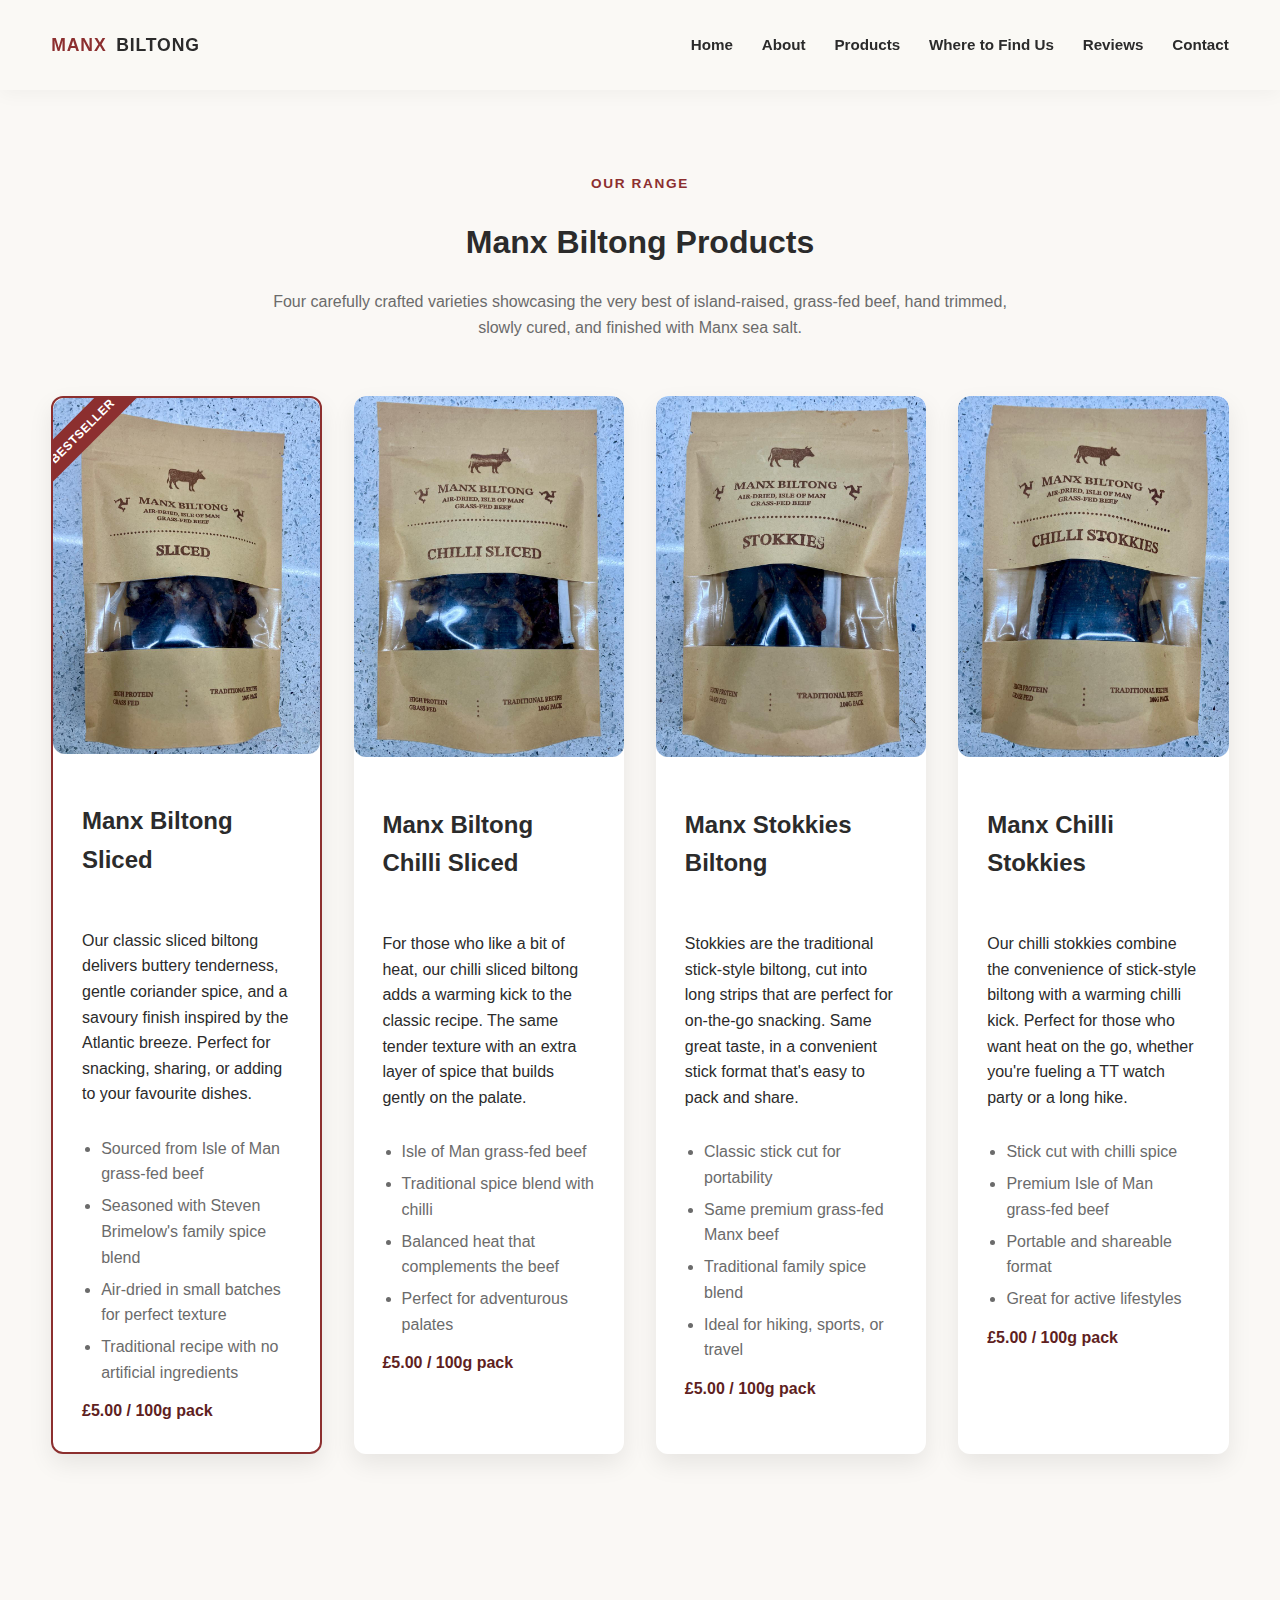
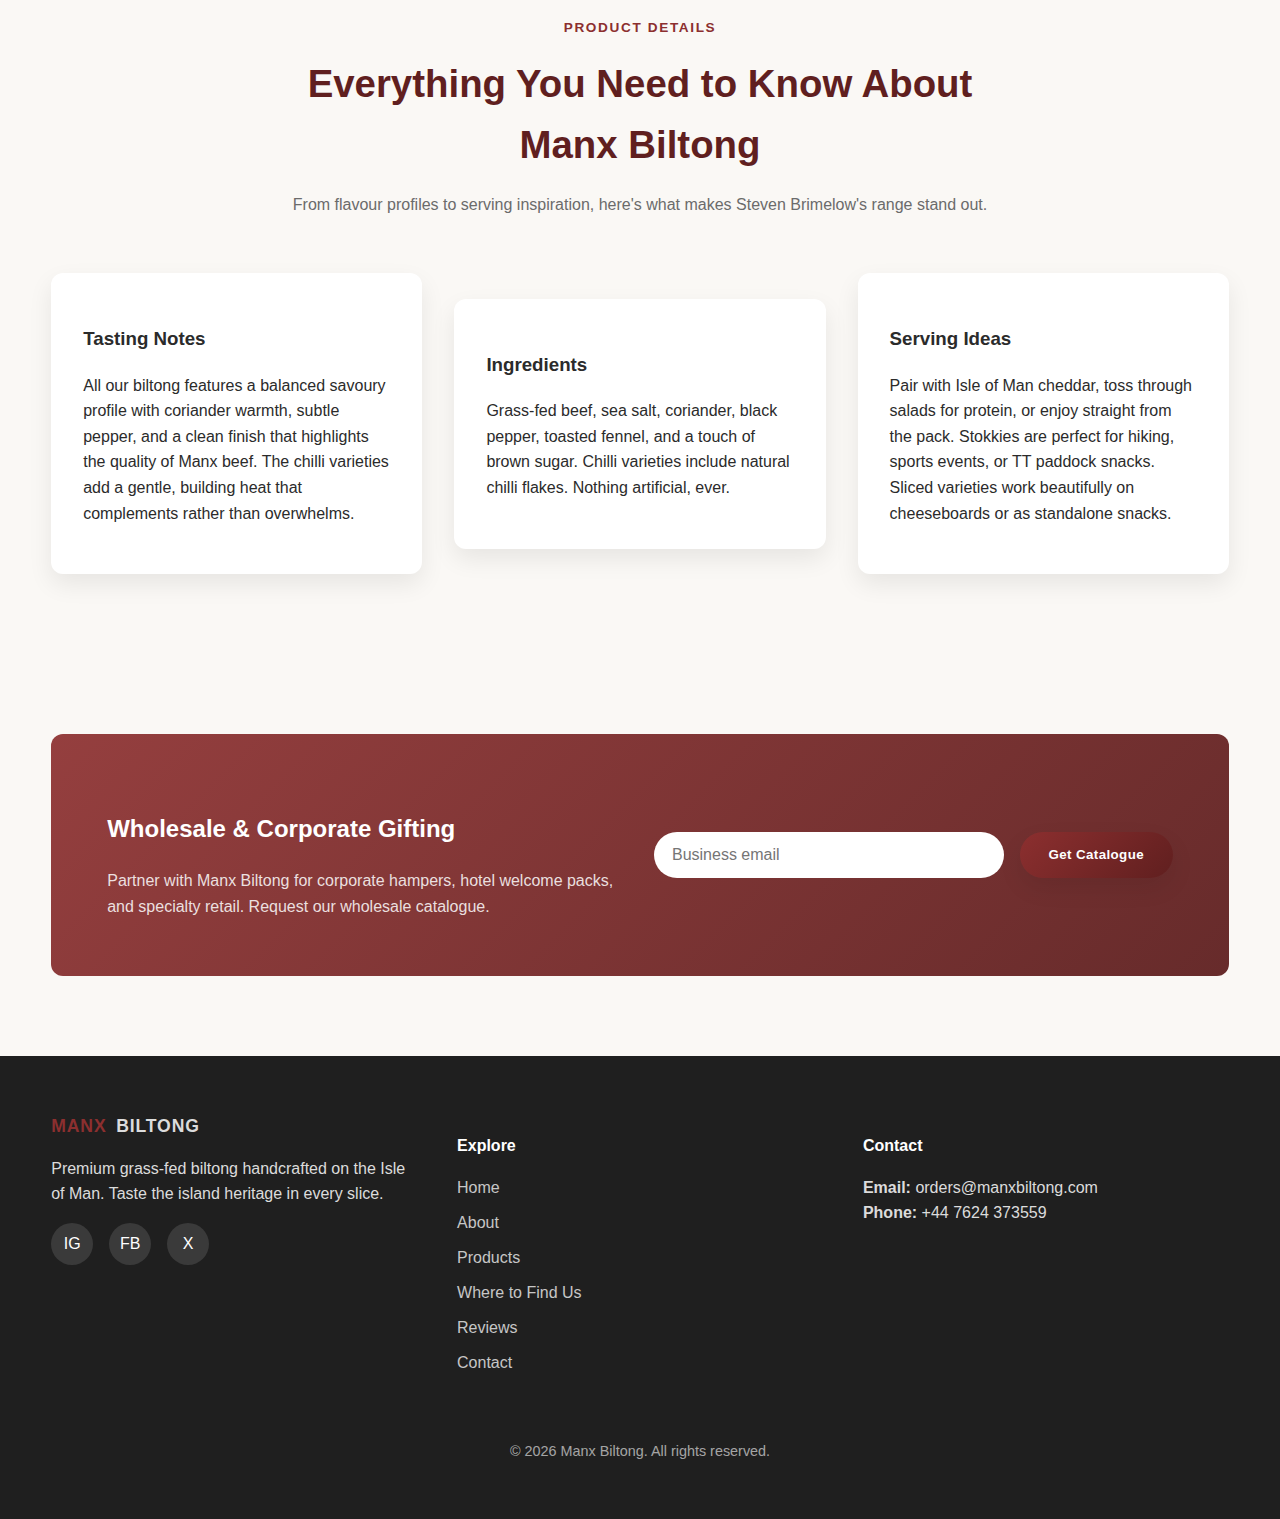
<file: products/index.html>
<!DOCTYPE html>
<html lang="en">

<head>
    <meta charset="UTF-8">
    <meta name="viewport" content="width=device-width, initial-scale=1.0">
    <title>Manx Biltong Products | Premium Grass-Fed Selection</title>
    <meta name="description" content="Manx Biltong Products - Online food retailer selling premium grass-fed beef biltong snacks. Shop sliced and stokkies biltong in classic and chilli varieties. Isle of Man food business specializing in traditional dried meat products.">
    <link rel="apple-touch-icon" sizes="180x180" href="/assets/images/Favicon/apple-touch-icon.png">
    <link rel="icon" type="image/png" sizes="32x32" href="/assets/images/Favicon/favicon-32x32.png">
    <link rel="icon" type="image/png" sizes="16x16" href="/assets/images/Favicon/favicon-16x16.png">
    <link rel="shortcut icon" href="/assets/images/Favicon/favicon.ico">
    <link rel="manifest" href="/assets/images/Favicon/site.webmanifest">
    <link rel="stylesheet" href="/assets/css/style.css">
</head>

<body>
    <header>
        <div class="container nav">
            <a href="/" class="logo" aria-label="Manx Biltong home">
                <span>Manx</span> Biltong
            </a>
            <button class="nav__toggle" data-nav-toggle aria-label="Toggle navigation" aria-expanded="false">☰</button>
            <ul class="nav__links" data-nav-links>
                <li><a href="/">Home</a></li>
                <li><a href="/about/">About</a></li>
                <li><a href="/products/">Products</a></li>
                <li><a href="/find-us/">Where to Find Us</a></li>
                <li><a href="/reviews/">Reviews</a></li>
                <li><a href="/contact/">Contact</a></li>
            </ul>
        </div>
    </header>

    <main>
        <section class="container">
            <div class="section-heading">
                <span>Our Range</span>
                <h1>Manx Biltong Products</h1>
                <p>Four carefully crafted varieties showcasing the very best of island-raised, grass-fed beef, hand trimmed, slowly cured, and finished with Manx sea salt.</p>
            </div>
            <div class="products-grid">
                <article class="product-card bestseller">
                    <img src="/assets/images/ManxBiltongSliced.jpeg" alt="Manx Biltong Sliced - traditional sliced biltong">
                    <div class="product-card__content">
                        <h2>Manx Biltong Sliced</h2>
                        <p>Our classic sliced biltong delivers buttery tenderness, gentle coriander spice, and a savoury finish inspired by the Atlantic breeze. Perfect for snacking, sharing, or adding to your favourite dishes.</p>
                        <ul>
                            <li>Sourced from Isle of Man grass-fed beef</li>
                            <li>Seasoned with Steven Brimelow's family spice blend</li>
                            <li>Air-dried in small batches for perfect texture</li>
                            <li>Traditional recipe with no artificial ingredients</li>
                        </ul>
                        <div class="product-card__price">£5.00 / 100g pack</div>
                    </div>
                </article>
                <article class="product-card">
                    <img src="/assets/images/ManxBiltongChilliSliced.jpeg" alt="Manx Biltong Chilli Sliced - spicy sliced biltong">
                    <div class="product-card__content">
                        <h2>Manx Biltong Chilli Sliced</h2>
                        <p>For those who like a bit of heat, our chilli sliced biltong adds a warming kick to the classic recipe. The same tender texture with an extra layer of spice that builds gently on the palate.</p>
                        <ul>
                            <li>Isle of Man grass-fed beef</li>
                            <li>Traditional spice blend with chilli</li>
                            <li>Balanced heat that complements the beef</li>
                            <li>Perfect for adventurous palates</li>
                        </ul>
                        <div class="product-card__price">£5.00 / 100g pack</div>
                    </div>
                </article>
                <article class="product-card">
                    <img src="/assets/images/Stokkies.jpeg" alt="Manx Stokkies Biltong - traditional stick-style biltong">
                    <div class="product-card__content">
                        <h2>Manx Stokkies Biltong</h2>
                        <p>Stokkies are the traditional stick-style biltong, cut into long strips that are perfect for on-the-go snacking. Same great taste, in a convenient stick format that's easy to pack and share.</p>
                        <ul>
                            <li>Classic stick cut for portability</li>
                            <li>Same premium grass-fed Manx beef</li>
                            <li>Traditional family spice blend</li>
                            <li>Ideal for hiking, sports, or travel</li>
                        </ul>
                        <div class="product-card__price">£5.00 / 100g pack</div>
                    </div>
                </article>
                <article class="product-card">
                    <img src="/assets/images/ChilliStokkies.jpeg" alt="Manx Chilli Stokkies - spicy stick-style biltong">
                    <div class="product-card__content">
                        <h2>Manx Chilli Stokkies</h2>
                        <p>Our chilli stokkies combine the convenience of stick-style biltong with a warming chilli kick. Perfect for those who want heat on the go, whether you're fueling a TT watch party or a long hike.</p>
                        <ul>
                            <li>Stick cut with chilli spice</li>
                            <li>Premium Isle of Man grass-fed beef</li>
                            <li>Portable and shareable format</li>
                            <li>Great for active lifestyles</li>
                        </ul>
                        <div class="product-card__price">£5.00 / 100g pack</div>
                    </div>
                </article>
            </div>
        </section>

        <section class="container">
            <div class="section-heading">
                <span>Product Details</span>
                <h2>Everything You Need to Know About Manx Biltong</h2>
                <p>From flavour profiles to serving inspiration, here's what makes Steven Brimelow's range stand out.</p>
            </div>
            <div class="split">
                <article class="card">
                    <h3>Tasting Notes</h3>
                    <p>All our biltong features a balanced savoury profile with coriander warmth, subtle pepper, and a clean finish that highlights the quality of Manx beef. The chilli varieties add a gentle, building heat that complements rather than overwhelms.</p>
                </article>
                <article class="card">
                    <h3>Ingredients</h3>
                    <p>Grass-fed beef, sea salt, coriander, black pepper, toasted fennel, and a touch of brown sugar. Chilli varieties include natural chilli flakes. Nothing artificial, ever.</p>
                </article>
                <article class="card">
                    <h3>Serving Ideas</h3>
                    <p>Pair with Isle of Man cheddar, toss through salads for protein, or enjoy straight from the pack. Stokkies are perfect for hiking, sports events, or TT paddock snacks. Sliced varieties work beautifully on cheeseboards or as standalone snacks.</p>
                </article>
            </div>
        </section>

        <section class="container">
            <div class="newsletter">
                <div>
                    <h2>Wholesale &amp; Corporate Gifting</h2>
                    <p>Partner with Manx Biltong for corporate hampers, hotel welcome packs, and specialty retail. Request our wholesale catalogue.</p>
                </div>
                <form class="newsletter-form" data-newsletter action="https://formspree.io/f/xdkynbvz" method="POST" accept-charset="UTF-8">
                    <input type="hidden" name="formName" value="Newsletter - Wholesale">
                    <label class="sr-only" for="wholesale-email">Email address</label>
                    <input type="email" id="wholesale-email" name="email" placeholder="Business email" required>
                    <button class="btn btn--primary" type="submit">Get Catalogue</button>
                </form>
            </div>
        </section>
    </main>

    <footer>
        <div class="container footer-grid">
            <div>
                <div class="logo">
                    <span>Manx</span> Biltong
                </div>
                <p>Premium grass-fed biltong handcrafted on the Isle of Man. Taste the island heritage in every slice.</p>
                <div class="social-links" aria-label="Social media links">
                    <a href="#" aria-label="Follow Manx Biltong on Instagram">IG</a>
                    <a href="#" aria-label="Follow Manx Biltong on Facebook">FB</a>
                    <a href="#" aria-label="Follow Manx Biltong on Twitter">X</a>
                </div>
            </div>
            <div>
                <h4>Explore</h4>
                <ul class="footer-links">
                    <li><a href="/">Home</a></li>
                    <li><a href="/about/">About</a></li>
                    <li><a href="/products/">Products</a></li>
                    <li><a href="/find-us/">Where to Find Us</a></li>
                    <li><a href="/reviews/">Reviews</a></li>
                    <li><a href="/contact/">Contact</a></li>
                </ul>
            </div>
            <div>
                <h4>Contact</h4>
                <p><strong>Email:</strong> <a href="mailto:orders@manxbiltong.com">orders@manxbiltong.com</a><br><strong>Phone:</strong> <a href="tel:+447624373559">+44 7624 373559</a></p>
            </div>
        </div>
        <div class="footer-note">
            © <span id="current-year"></span> Manx Biltong. All rights reserved.
        </div>
    </footer>

    <script src="/assets/js/main.js"></script>
    <script>
        document.getElementById('current-year').textContent = new Date().getFullYear();
    </script>
</body>

</html>
</file>
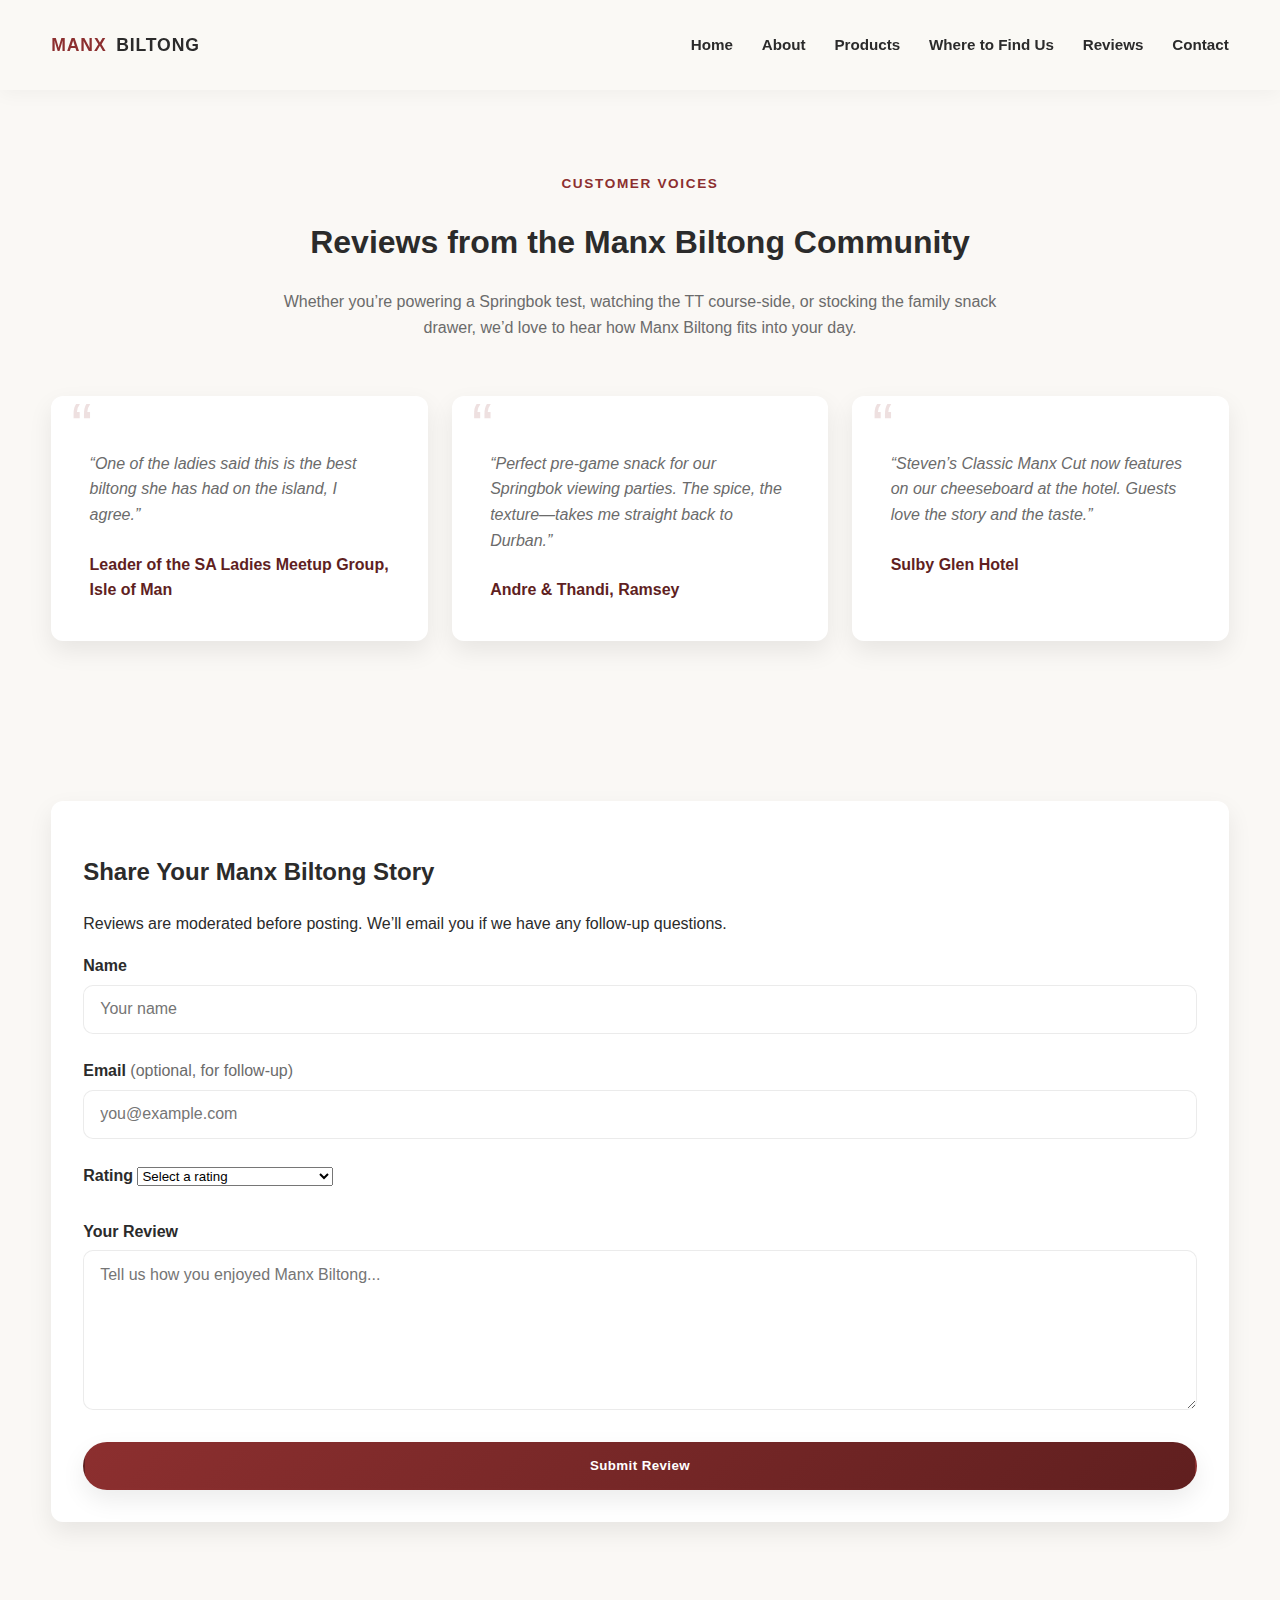
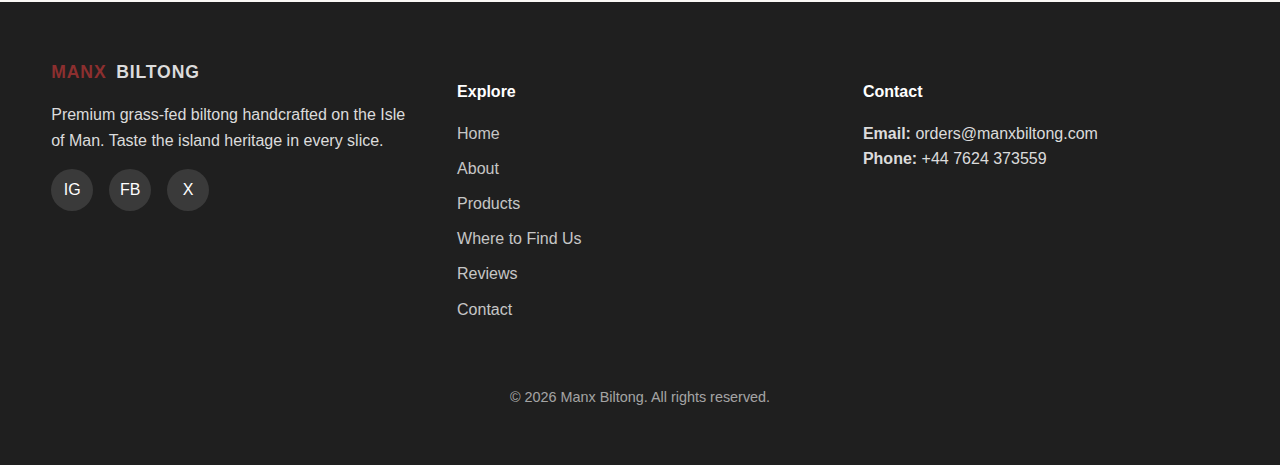
<file: reviews/index.html>
<!DOCTYPE html>
<html lang="en">

<head>
    <meta charset="UTF-8">
    <meta name="viewport" content="width=device-width, initial-scale=1.0">
    <title>Manx Biltong Reviews | Customer Stories & Feedback</title>
    <meta name="description" content="Manx Biltong Customer Reviews - Read customer feedback and reviews for our premium biltong food products. Share your experience with Isle of Man biltong snacks and dried meat products.">
    <link rel="apple-touch-icon" sizes="180x180" href="/assets/images/Favicon/apple-touch-icon.png">
    <link rel="icon" type="image/png" sizes="32x32" href="/assets/images/Favicon/favicon-32x32.png">
    <link rel="icon" type="image/png" sizes="16x16" href="/assets/images/Favicon/favicon-16x16.png">
    <link rel="shortcut icon" href="/assets/images/Favicon/favicon.ico">
    <link rel="manifest" href="/assets/images/Favicon/site.webmanifest">
    <link rel="stylesheet" href="/assets/css/style.css">
</head>

<body>
    <header>
        <div class="container nav">
            <a href="/" class="logo" aria-label="Manx Biltong home">
                <span>Manx</span> Biltong
            </a>
            <button class="nav__toggle" data-nav-toggle aria-label="Toggle navigation" aria-expanded="false">☰</button>
            <ul class="nav__links" data-nav-links>
                <li><a href="/">Home</a></li>
                <li><a href="/about/">About</a></li>
                <li><a href="/products/">Products</a></li>
                <li><a href="/find-us/">Where to Find Us</a></li>
                <li><a href="/reviews/">Reviews</a></li>
                <li><a href="/contact/">Contact</a></li>
            </ul>
        </div>
    </header>

    <main>
        <section class="container">
            <div class="section-heading">
                <span>Customer Voices</span>
                <h1>Reviews from the Manx Biltong Community</h1>
                <p>Whether you’re powering a Springbok test, watching the TT course-side, or stocking the family snack drawer, we’d love to hear how Manx Biltong fits into your day.</p>
            </div>
            <div class="testimonials">
                <article class="testimonial-card">
                    <p>“One of the ladies said this is the best biltong she has had on the island, I agree.”</p>
                    <strong>Leader of the SA Ladies Meetup Group, Isle of Man</strong>
                </article>
                <article class="testimonial-card">
                    <p>“Perfect pre-game snack for our Springbok viewing parties. The spice, the texture—takes me straight back to Durban.”</p>
                    <strong>Andre &amp; Thandi, Ramsey</strong>
                </article>
                <article class="testimonial-card">
                    <p>“Steven’s Classic Manx Cut now features on our cheeseboard at the hotel. Guests love the story and the taste.”</p>
                    <strong>Sulby Glen Hotel</strong>
                </article>
            </div>
        </section>

        <section class="container">
            <div class="card review-form">
                <h2>Share Your Manx Biltong Story</h2>
                <p>Reviews are moderated before posting. We’ll email you if we have any follow-up questions.</p>
                <form action="https://formspree.io/f/xldarvrl" method="POST" accept-charset="UTF-8">
                    <input type="hidden" name="formName" value="Customer Review">
                    <div>
                        <label for="review-name">Name</label>
                        <input type="text" id="review-name" name="name" placeholder="Your name" required>
                    </div>
                    <div>
                        <label for="review-email">Email <span style="color: var(--color-muted); font-weight:400;">(optional, for follow-up)</span></label>
                        <input type="email" id="review-email" name="email" placeholder="you@example.com">
                    </div>
                    <div>
                        <label for="review-rating">Rating</label>
                        <select id="review-rating" name="rating" required>
                            <option value="" disabled selected>Select a rating</option>
                            <option value="5">★★★★★ - Outstanding</option>
                            <option value="4">★★★★☆ - Loved it</option>
                            <option value="3">★★★☆☆ - Pretty good</option>
                            <option value="2">★★☆☆☆ - Room to improve</option>
                            <option value="1">★☆☆☆☆ - Not for me</option>
                        </select>
                    </div>
                    <div>
                        <label for="review-message">Your Review</label>
                        <textarea id="review-message" name="message" placeholder="Tell us how you enjoyed Manx Biltong..." required></textarea>
                    </div>
                    <button class="btn btn--primary" type="submit">Submit Review</button>
                </form>
            </div>
        </section>
    </main>

    <footer>
        <div class="container footer-grid">
            <div>
                <div class="logo">
                    <span>Manx</span> Biltong
                </div>
                <p>Premium grass-fed biltong handcrafted on the Isle of Man. Taste the island heritage in every slice.</p>
                <div class="social-links" aria-label="Social media links">
                    <a href="#" aria-label="Follow Manx Biltong on Instagram">IG</a>
                    <a href="#" aria-label="Follow Manx Biltong on Facebook">FB</a>
                    <a href="#" aria-label="Follow Manx Biltong on Twitter">X</a>
                </div>
            </div>
            <div>
                <h4>Explore</h4>
                <ul class="footer-links">
                    <li><a href="/">Home</a></li>
                    <li><a href="/about/">About</a></li>
                    <li><a href="/products/">Products</a></li>
                    <li><a href="/find-us/">Where to Find Us</a></li>
                    <li><a href="/reviews/">Reviews</a></li>
                    <li><a href="/contact/">Contact</a></li>
                </ul>
            </div>
            <div>
                <h4>Contact</h4>
                <p><strong>Email:</strong> <a href="mailto:orders@manxbiltong.com">orders@manxbiltong.com</a><br><strong>Phone:</strong> <a href="tel:+447624373559">+44 7624 373559</a></p>
            </div>
        </div>
        <div class="footer-note">
            © <span id="current-year"></span> Manx Biltong. All rights reserved.
        </div>
    </footer>

    <script src="/assets/js/main.js"></script>
    <script>
        document.getElementById('current-year').textContent = new Date().getFullYear();
    </script>
</body>

</html>
</file>
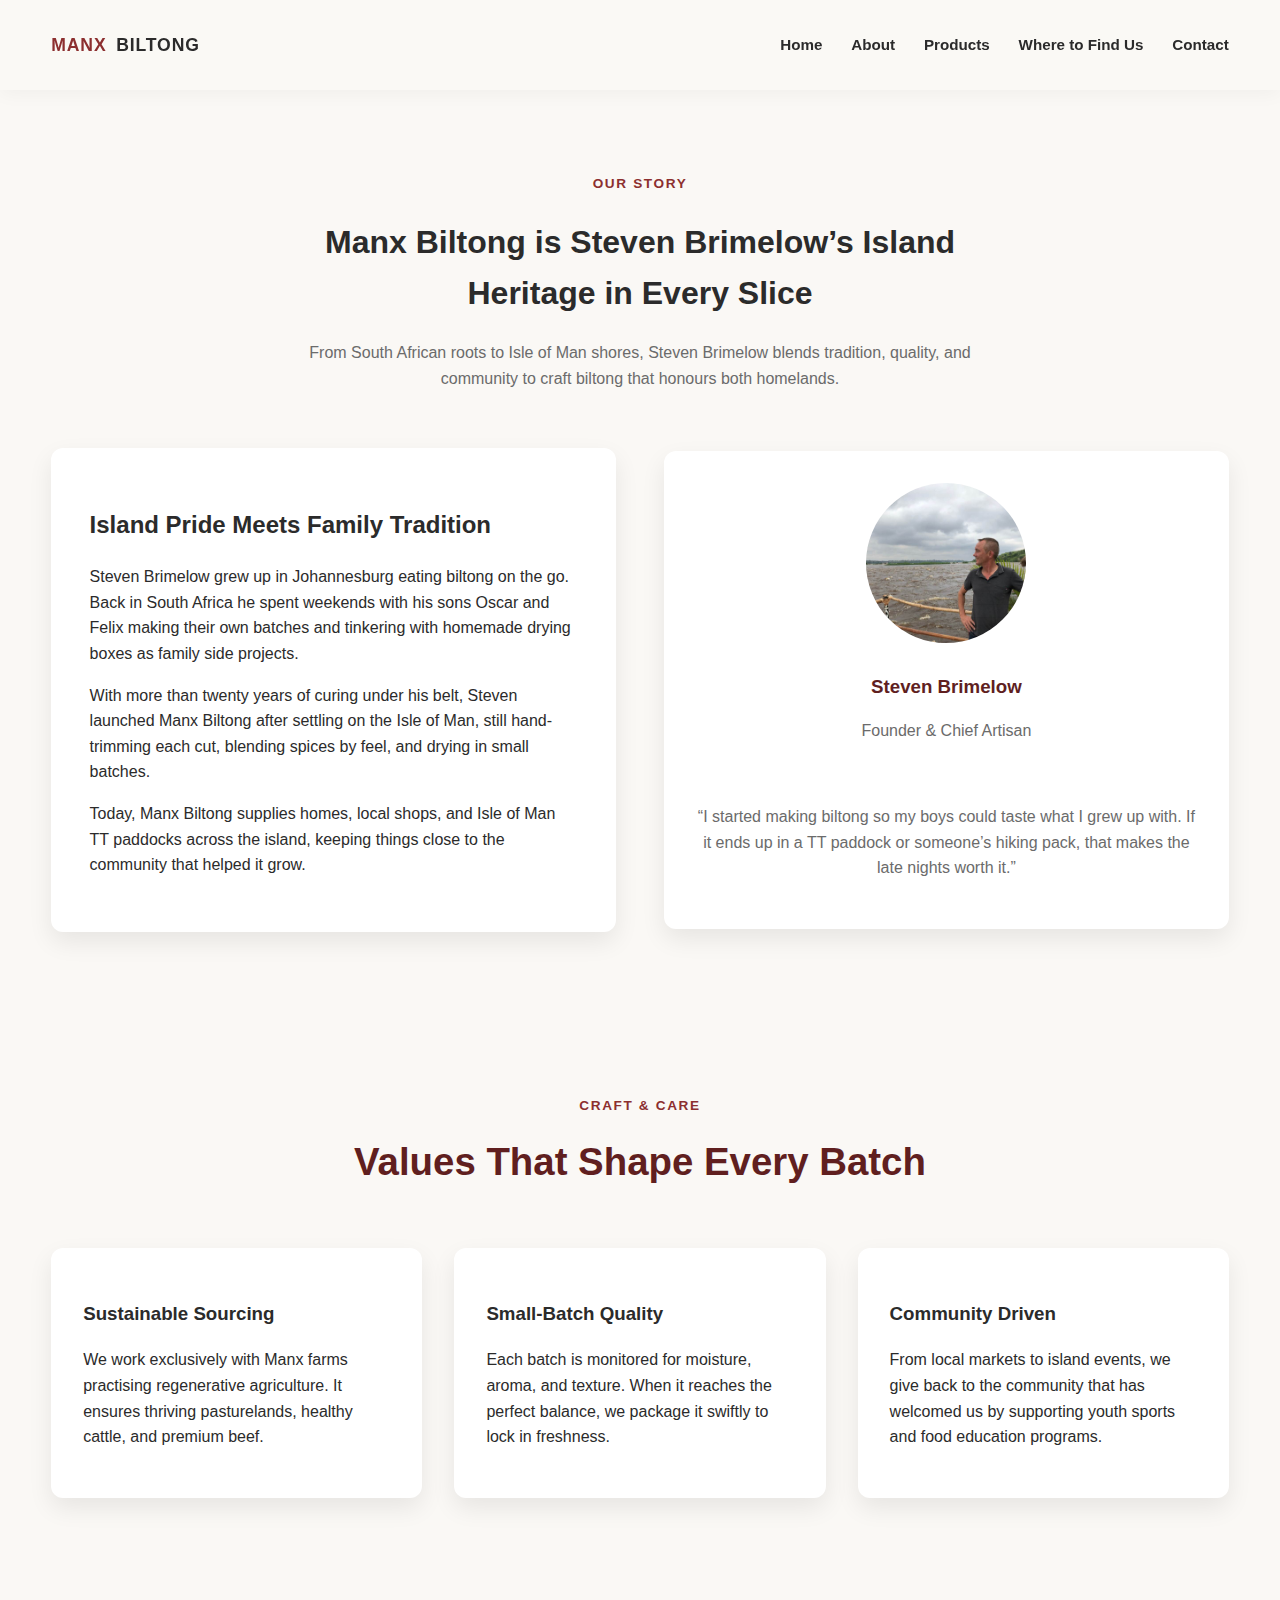
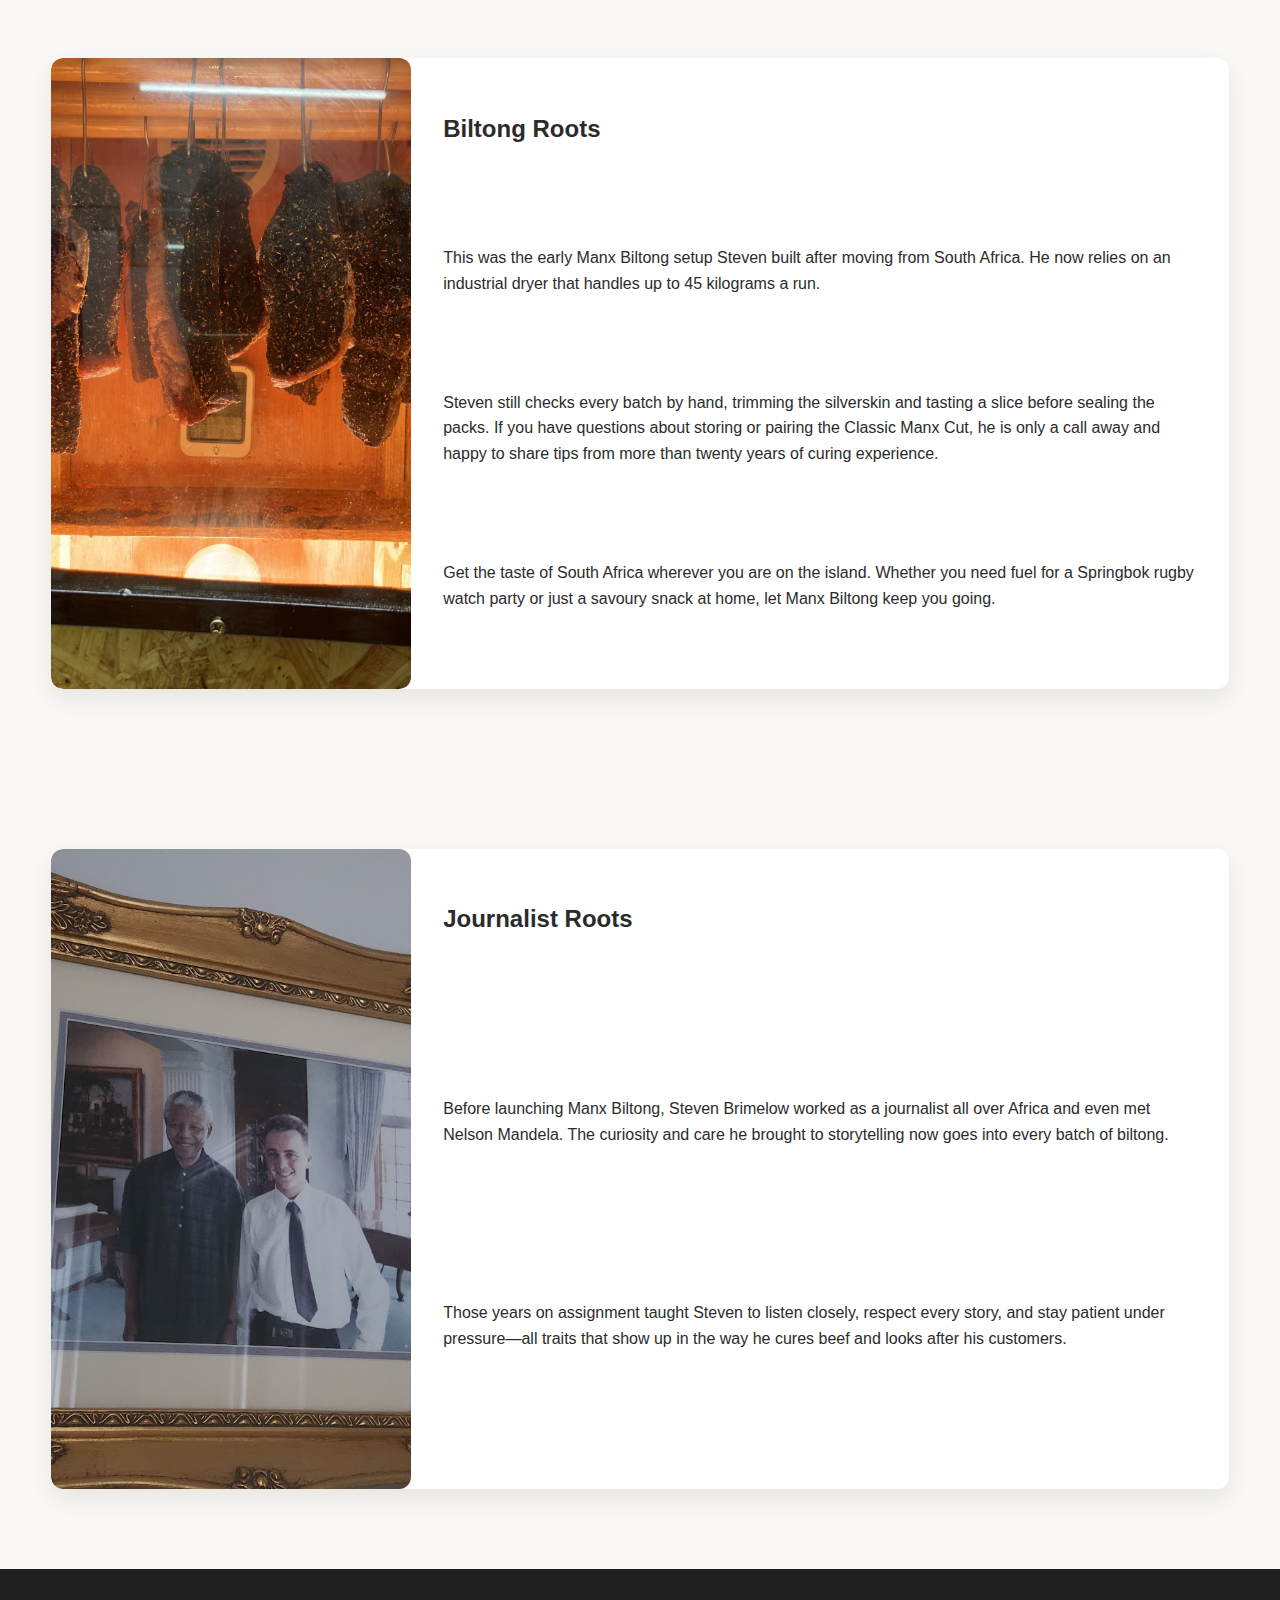
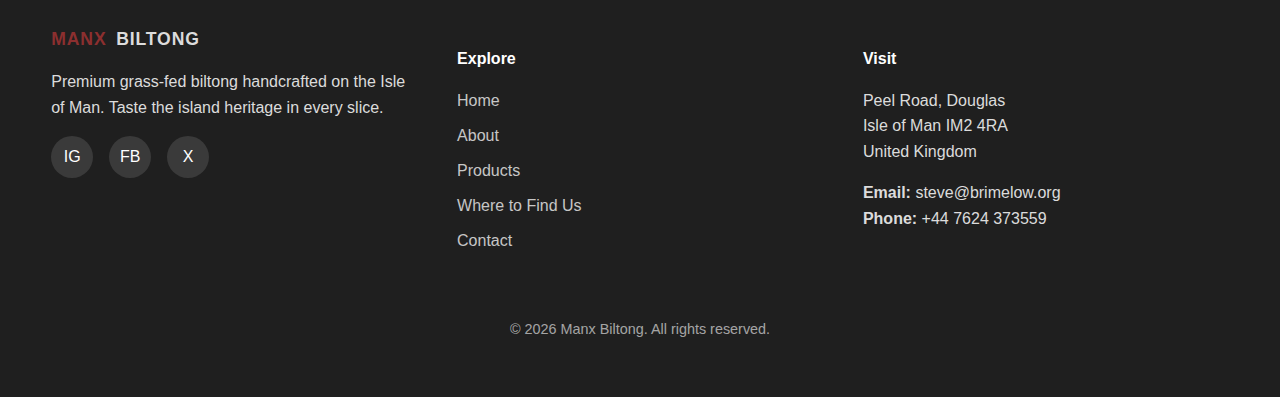
<file: about.html>
<!DOCTYPE html>
<html lang="en">

<head>
    <meta charset="UTF-8">
    <meta name="viewport" content="width=device-width, initial-scale=1.0">
    <title>About Manx Biltong | Island Roots, Family Craft</title>
    <meta name="description" content="Meet Steven Brimelow, the founder of Manx Biltong. Discover how island heritage and grass-fed beef create unforgettable biltong.">
    <link rel="stylesheet" href="assets/css/style.css">
</head>

<body>
    <header>
        <div class="container nav">
            <a href="index.html" class="logo" aria-label="Manx Biltong home">
                <span>Manx</span> Biltong
            </a>
            <button class="nav__toggle" data-nav-toggle aria-label="Toggle navigation" aria-expanded="false">☰</button>
            <ul class="nav__links" data-nav-links>
                <li><a href="index.html">Home</a></li>
                <li><a href="about.html">About</a></li>
                <li><a href="products.html">Products</a></li>
                <li><a href="find-us.html">Where to Find Us</a></li>
                <li><a href="contact.html">Contact</a></li>
            </ul>
        </div>
    </header>

    <main>
        <section class="container">
            <div class="section-heading">
                <span>Our Story</span>
                <h1>Manx Biltong is Steven Brimelow’s Island Heritage in Every Slice</h1>
                <p>From South African roots to Isle of Man shores, Steven Brimelow blends tradition, quality, and community to craft biltong that honours both homelands.</p>
            </div>
            <div class="about-grid">
                <article class="about-story">
                    <h2>Island Pride Meets Family Tradition</h2>
                    <p>Steven Brimelow grew up in Johannesburg eating biltong on the go. Back in South Africa he spent weekends with his sons Oscar and Felix making their own batches and tinkering with homemade drying boxes as family side projects.</p>
                    <p>With more than twenty years of curing under his belt, Steven launched Manx Biltong after settling on the Isle of Man, still hand-trimming each cut, blending spices by feel, and drying in small batches.</p>
                    <p>Today, Manx Biltong supplies homes, local shops, and Isle of Man TT paddocks across the island, keeping things close to the community that helped it grow.</p>
                </article>
                <aside class="founder-card">
                    <img src="assets/images/Steven.jpg" alt="Portrait of Steven Brimelow, founder of Manx Biltong">
                    <div>
                        <h3>Steven Brimelow</h3>
                        <p>Founder &amp; Chief Artisan</p>
                    </div>
                    <p>“I started making biltong so my boys could taste what I grew up with. If it ends up in a TT paddock or someone’s hiking pack, that makes the late nights worth it.”</p>
                </aside>
            </div>
        </section>

        <section class="container">
            <div class="section-heading">
                <span>Craft &amp; Care</span>
                <h2>Values That Shape Every Batch</h2>
            </div>
            <div class="split">
                <div class="card">
                    <h3>Sustainable Sourcing</h3>
                    <p>We work exclusively with Manx farms practising regenerative agriculture. It ensures thriving pasturelands, healthy cattle, and premium beef.</p>
                </div>
                <div class="card">
                    <h3>Small-Batch Quality</h3>
                    <p>Each batch is monitored for moisture, aroma, and texture. When it reaches the perfect balance, we package it swiftly to lock in freshness.</p>
                </div>
                <div class="card">
                    <h3>Community Driven</h3>
                    <p>From local markets to island events, we give back to the community that has welcomed us by supporting youth sports and food education programs.</p>
                </div>
            </div>
        </section>

        <section class="container">
            <article class="card profile-card profile-card--horizontal">
                <img src="assets/images/ManxBiltong3.jpg" alt="Early Manx Biltong drying setup built by Steven Brimelow">
                <div class="profile-card__body">
                    <h2>Biltong Roots</h2>
                    <p>This was the early Manx Biltong setup Steven built after moving from South Africa. He now relies on an industrial dryer that handles up to 45 kilograms a run.</p>
                    <p>Steven still checks every batch by hand, trimming the silverskin and tasting a slice before sealing the packs. If you have questions about storing or pairing the Classic Manx Cut, he is only a call away and happy to share tips from more than twenty years of curing experience.</p>
                    <p>Get the taste of South Africa wherever you are on the island. Whether you need fuel for a Springbok rugby watch party or just a savoury snack at home, let Manx Biltong keep you going.</p>
                </div>
            </article>
        </section>

        <section class="container">
            <article class="card profile-card profile-card--horizontal">
                <img src="assets/images/Steven+Mandela.jpg" alt="Steven Brimelow meeting Nelson Mandela during his journalism days">
                <div class="profile-card__body">
                    <h2>Journalist Roots</h2>
                    <p>Before launching Manx Biltong, Steven Brimelow worked as a journalist all over Africa and even met Nelson Mandela. The curiosity and care he brought to storytelling now goes into every batch of biltong.</p>
                    <p>Those years on assignment taught Steven to listen closely, respect every story, and stay patient under pressure—all traits that show up in the way he cures beef and looks after his customers.</p>
                </div>
            </article>
        </section>

    </main>

    <footer>
        <div class="container footer-grid">
            <div>
                <div class="logo">
                    <span>Manx</span> Biltong
                </div>
                <p>Premium grass-fed biltong handcrafted on the Isle of Man. Taste the island heritage in every slice.</p>
                <div class="social-links" aria-label="Social media links">
                    <a href="#" aria-label="Follow Manx Biltong on Instagram">IG</a>
                    <a href="#" aria-label="Follow Manx Biltong on Facebook">FB</a>
                    <a href="#" aria-label="Follow Manx Biltong on Twitter">X</a>
                </div>
            </div>
            <div>
                <h4>Explore</h4>
                <ul class="footer-links">
                    <li><a href="index.html">Home</a></li>
                    <li><a href="about.html">About</a></li>
                    <li><a href="products.html">Products</a></li>
                    <li><a href="find-us.html">Where to Find Us</a></li>
                    <li><a href="contact.html">Contact</a></li>
                </ul>
            </div>
            <div>
                <h4>Visit</h4>
                <p>Peel Road, Douglas<br>Isle of Man IM2 4RA<br>United Kingdom</p>
                <p><strong>Email:</strong> <a href="mailto:steve@brimelow.org">steve@brimelow.org</a><br><strong>Phone:</strong> <a href="tel:+447624373559">+44 7624 373559</a></p>
            </div>
        </div>
        <div class="footer-note">
            © <span id="current-year"></span> Manx Biltong. All rights reserved.
        </div>
    </footer>

    <script src="assets/js/main.js"></script>
    <script>
        document.getElementById('current-year').textContent = new Date().getFullYear();
    </script>
</body>

</html>
</file>
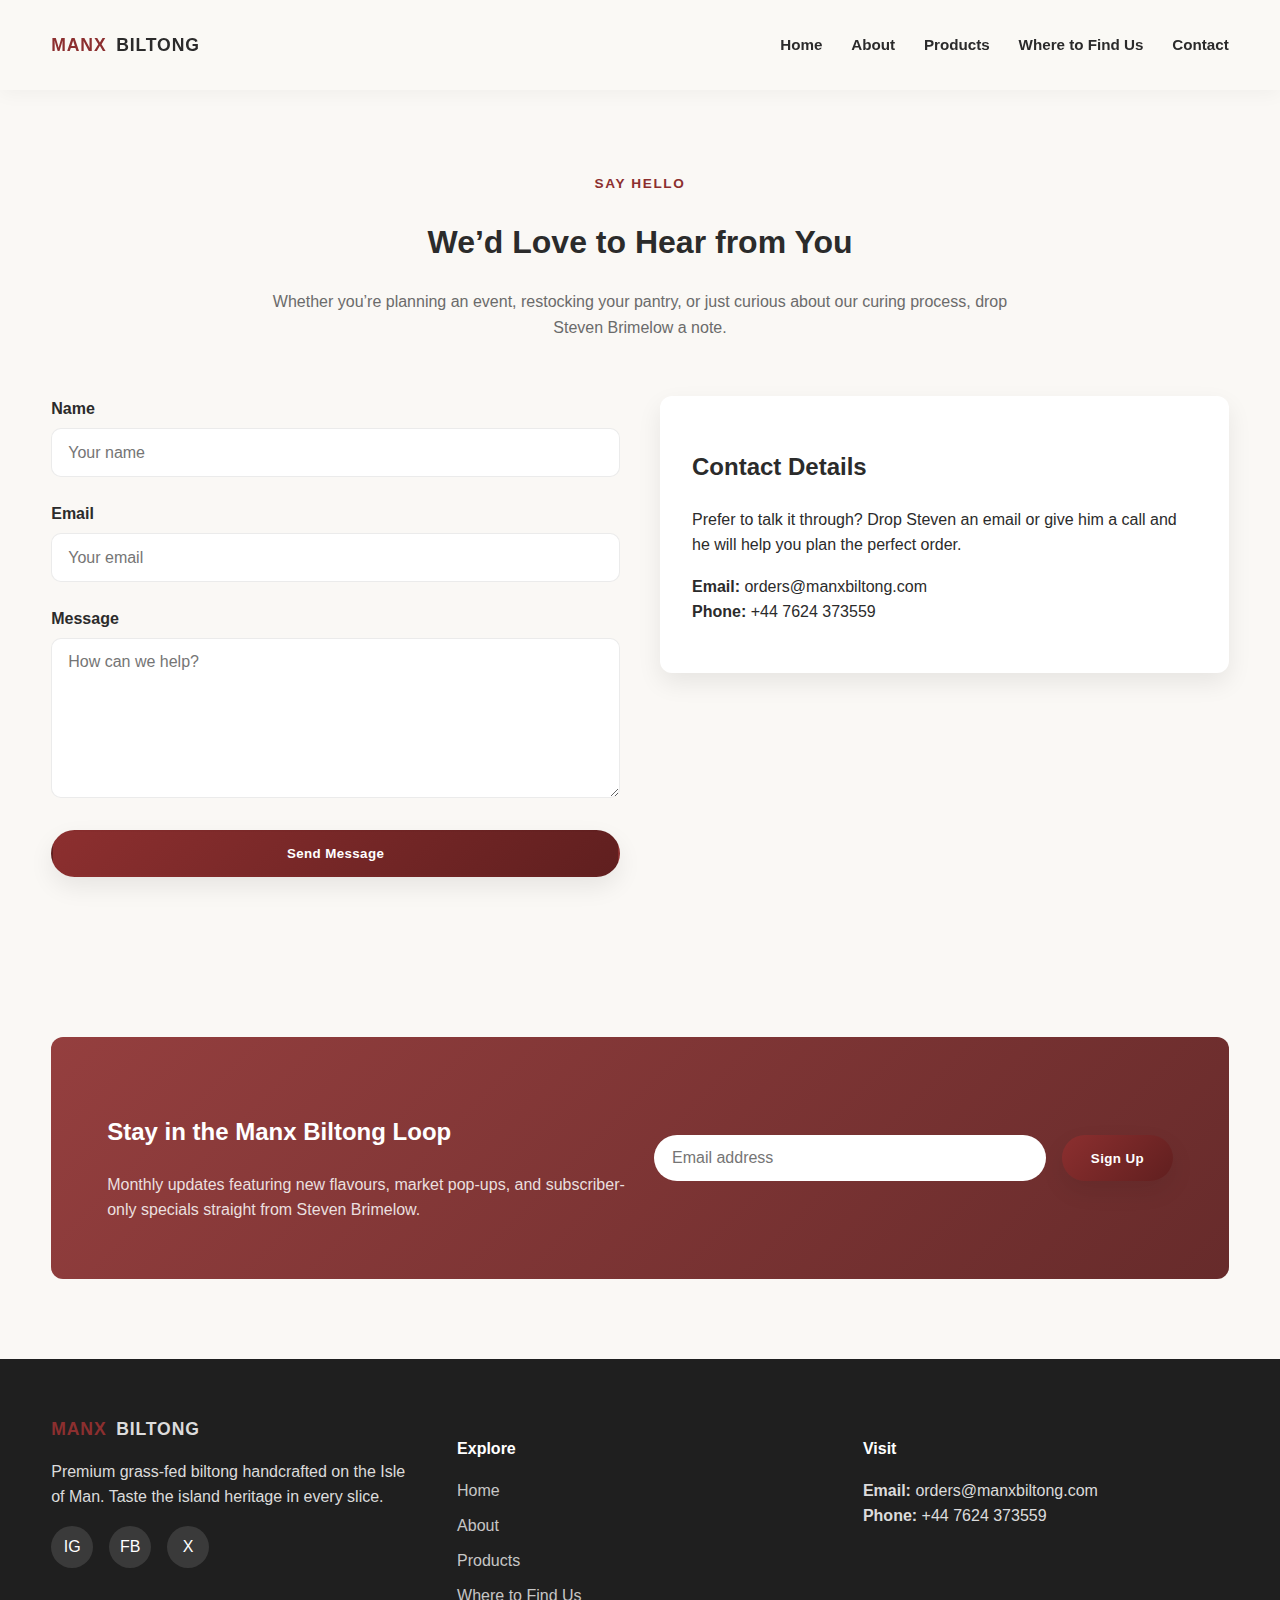
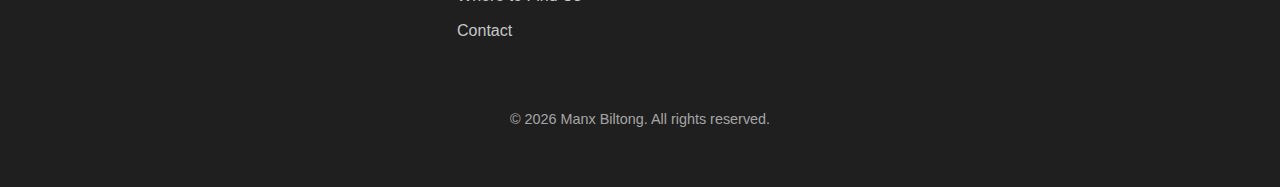
<file: contact.html>
<!DOCTYPE html>
<html lang="en">

<head>
    <meta charset="UTF-8">
    <meta name="viewport" content="width=device-width, initial-scale=1.0">
    <title>Contact Manx Biltong | Enquiries &amp; Orders</title>
    <meta name="description" content="Get in touch with Manx Biltong for orders, wholesale enquiries, and events. Visit our Douglas smokehouse on the Isle of Man.">
    <link rel="apple-touch-icon" sizes="180x180" href="assets/images/Favicon/apple-touch-icon.png">
    <link rel="icon" type="image/png" sizes="32x32" href="assets/images/Favicon/favicon-32x32.png">
    <link rel="icon" type="image/png" sizes="16x16" href="assets/images/Favicon/favicon-16x16.png">
    <link rel="shortcut icon" href="assets/images/Favicon/favicon.ico">
    <link rel="manifest" href="assets/images/Favicon/site.webmanifest">
    <link rel="stylesheet" href="assets/css/style.css">
</head>

<body>
    <header>
        <div class="container nav">
            <a href="index.html" class="logo" aria-label="Manx Biltong home">
                <span>Manx</span> Biltong
            </a>
            <button class="nav__toggle" data-nav-toggle aria-label="Toggle navigation" aria-expanded="false">☰</button>
            <ul class="nav__links" data-nav-links>
                <li><a href="index.html">Home</a></li>
                <li><a href="about.html">About</a></li>
                <li><a href="products.html">Products</a></li>
                <li><a href="find-us.html">Where to Find Us</a></li>
                <li><a href="contact.html">Contact</a></li>
            </ul>
        </div>
    </header>

    <main>
        <section class="container">
            <div class="section-heading">
                <span>Say Hello</span>
                <h1>We’d Love to Hear from You</h1>
                <p>Whether you’re planning an event, restocking your pantry, or just curious about our curing process, drop Steven Brimelow a note.</p>
            </div>
            <div class="contact-layout">
                <form data-contact-form action="https://formspree.io/f/mrbrzjdb" method="POST" accept-charset="UTF-8">
                    <input type="hidden" name="formName" value="Website Contact Form">
                    <div>
                        <label for="name">Name</label>
                        <input type="text" id="name" name="name" placeholder="Your name" required>
                    </div>
                    <div>
                        <label for="email">Email</label>
                        <input type="email" id="email" name="email" placeholder="Your email" required>
                    </div>
                    <div>
                        <label for="message">Message</label>
                        <textarea id="message" name="message" placeholder="How can we help?" required></textarea>
                    </div>
                    <button class="btn btn--primary" type="submit">Send Message</button>
                </form>
                <aside>
                    <div class="card">
                        <h2>Contact Details</h2>
                        <p>Prefer to talk it through? Drop Steven an email or give him a call and he will help you plan the perfect order.</p>
                        <p><strong>Email:</strong> <a href="mailto:orders@manxbiltong.com">orders@manxbiltong.com</a><br><strong>Phone:</strong> <a href="tel:+447624373559">+44 7624 373559</a></p>
                    </div>
                </aside>
            </div>
        </section>

        <section class="container">
            <div class="newsletter">
                <div>
                    <h2>Stay in the Manx Biltong Loop</h2>
                    <p>Monthly updates featuring new flavours, market pop-ups, and subscriber-only specials straight from Steven Brimelow.</p>
                </div>
                <form class="newsletter-form" data-newsletter action="https://formspree.io/f/your-newsletter-form" method="POST" accept-charset="UTF-8">
                    <input type="hidden" name="formName" value="Newsletter - Contact">
                    <label class="sr-only" for="contact-email">Email address</label>
                    <input type="email" id="contact-email" name="email" placeholder="Email address" required>
                    <button class="btn btn--primary" type="submit">Sign Up</button>
                </form>
            </div>
        </section>
    </main>

    <footer>
        <div class="container footer-grid">
            <div>
                <div class="logo">
                    <span>Manx</span> Biltong
                </div>
                <p>Premium grass-fed biltong handcrafted on the Isle of Man. Taste the island heritage in every slice.</p>
                <div class="social-links" aria-label="Social media links">
                    <a href="#" aria-label="Follow Manx Biltong on Instagram">IG</a>
                    <a href="#" aria-label="Follow Manx Biltong on Facebook">FB</a>
                    <a href="#" aria-label="Follow Manx Biltong on Twitter">X</a>
                </div>
            </div>
            <div>
                <h4>Explore</h4>
                <ul class="footer-links">
                    <li><a href="index.html">Home</a></li>
                    <li><a href="about.html">About</a></li>
                    <li><a href="products.html">Products</a></li>
                    <li><a href="find-us.html">Where to Find Us</a></li>
                    <li><a href="contact.html">Contact</a></li>
                </ul>
            </div>
            <div>
                <h4>Visit</h4>
                <p><strong>Email:</strong> <a href="mailto:orders@manxbiltong.com">orders@manxbiltong.com</a><br><strong>Phone:</strong> <a href="tel:+447624373559">+44 7624 373559</a></p>
            </div>
        </div>
        <div class="footer-note">
            © <span id="current-year"></span> Manx Biltong. All rights reserved.
        </div>
    </footer>

    <script src="assets/js/main.js"></script>
    <script>
        document.getElementById('current-year').textContent = new Date().getFullYear();
    </script>
</body>

</html>
</file>
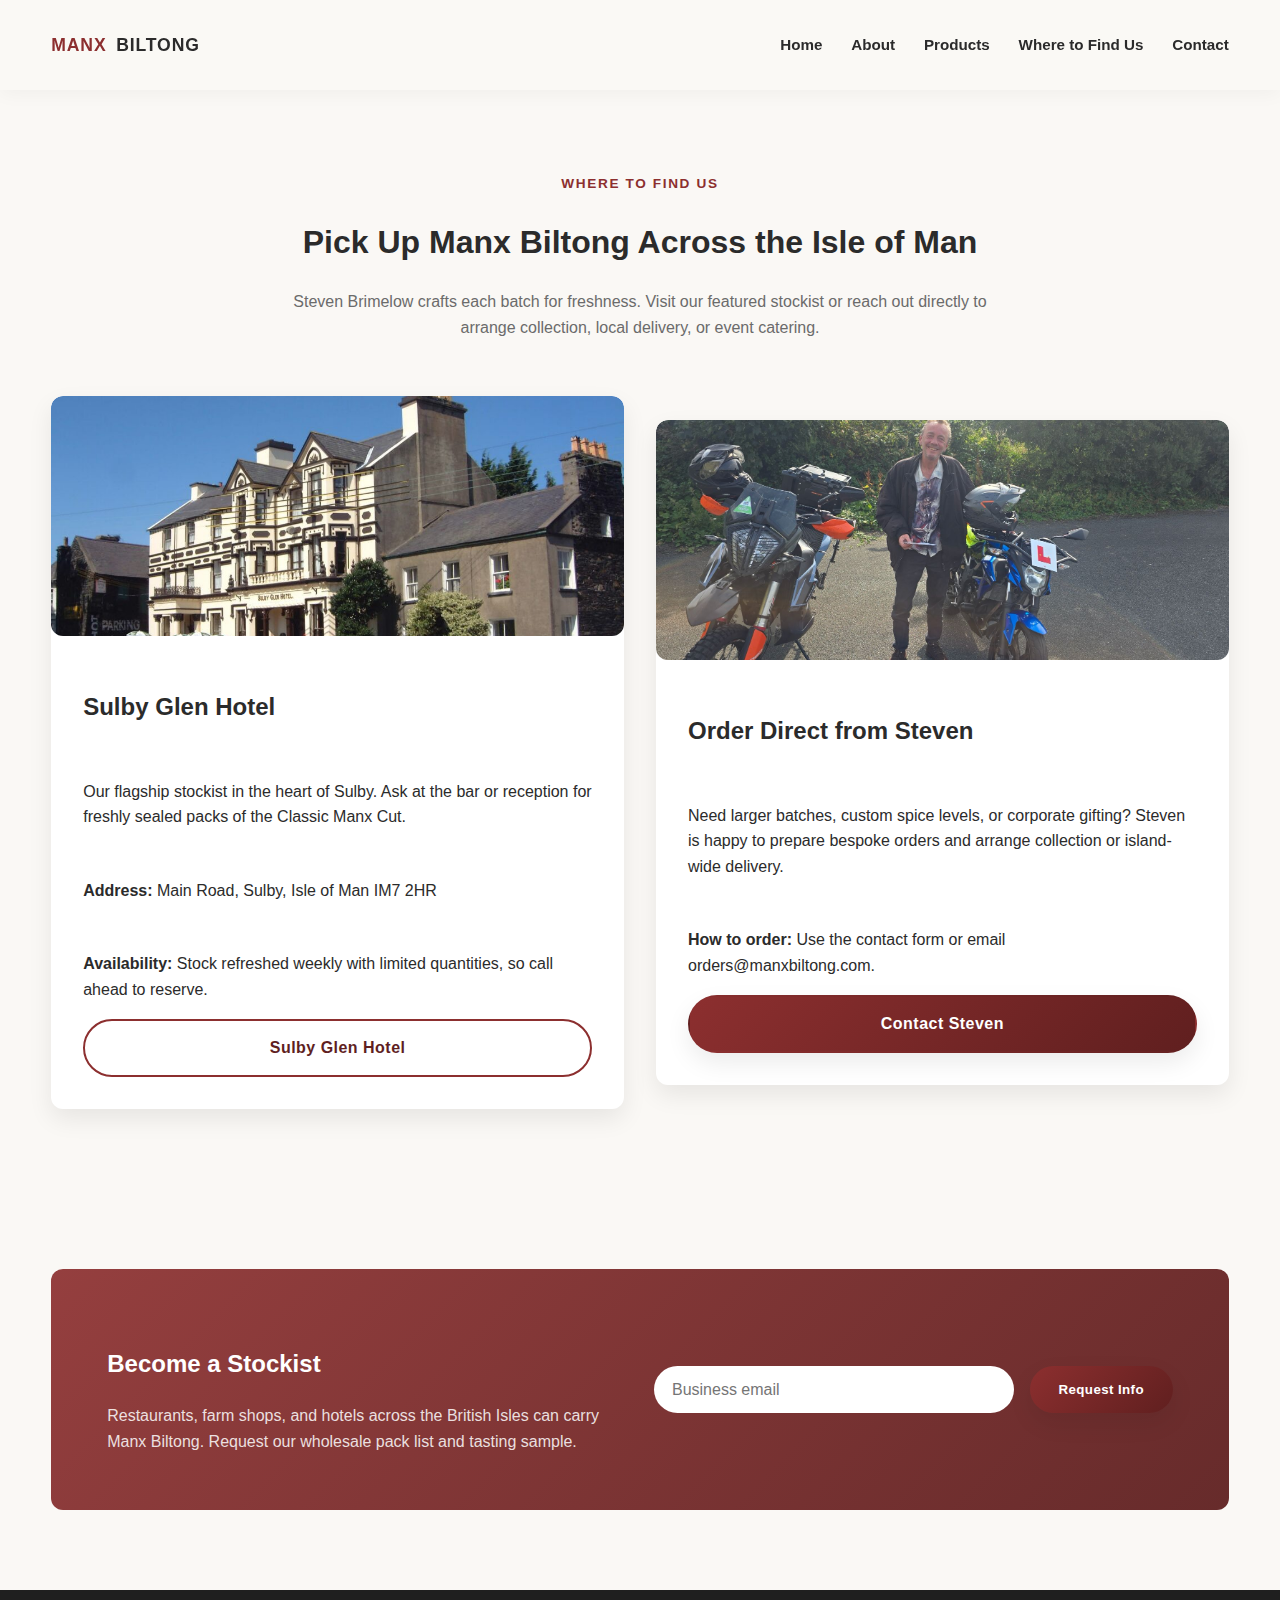
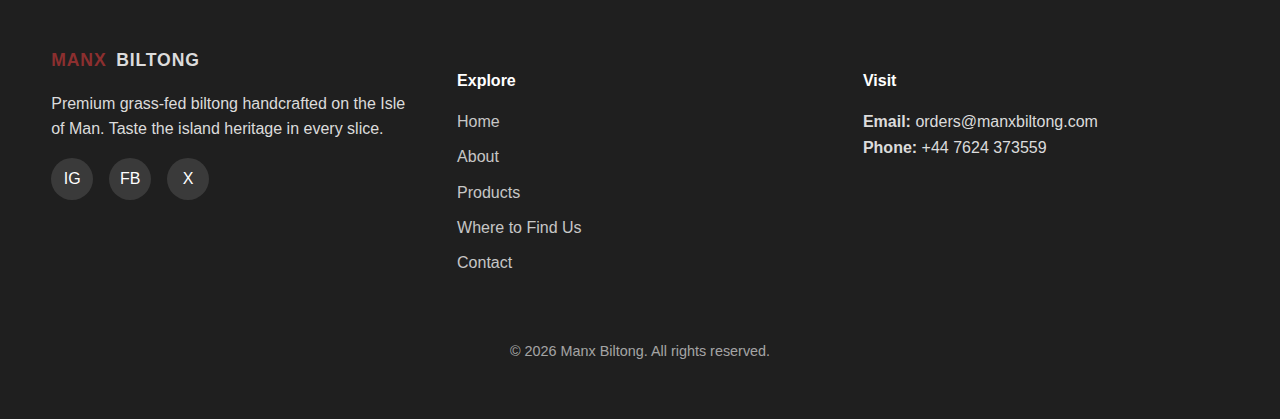
<file: find-us.html>
<!DOCTYPE html>
<html lang="en">

<head>
    <meta charset="UTF-8">
    <meta name="viewport" content="width=device-width, initial-scale=1.0">
    <title>Where to Find Manx Biltong | Stockists &amp; Direct Orders</title>
    <meta name="description" content="Discover where to buy Manx Biltong. Visit the Sulby Glen Hotel or contact Steven Brimelow directly to arrange bespoke orders across the Isle of Man.">
    <link rel="apple-touch-icon" sizes="180x180" href="assets/images/Favicon/apple-touch-icon.png">
    <link rel="icon" type="image/png" sizes="32x32" href="assets/images/Favicon/favicon-32x32.png">
    <link rel="icon" type="image/png" sizes="16x16" href="assets/images/Favicon/favicon-16x16.png">
    <link rel="shortcut icon" href="assets/images/Favicon/favicon.ico">
    <link rel="manifest" href="assets/images/Favicon/site.webmanifest">
    <link rel="stylesheet" href="assets/css/style.css">
</head>

<body>
    <header>
        <div class="container nav">
            <a href="index.html" class="logo" aria-label="Manx Biltong home">
                <span>Manx</span> Biltong
            </a>
            <button class="nav__toggle" data-nav-toggle aria-label="Toggle navigation" aria-expanded="false">☰</button>
            <ul class="nav__links" data-nav-links>
                <li><a href="index.html">Home</a></li>
                <li><a href="about.html">About</a></li>
                <li><a href="products.html">Products</a></li>
                <li><a href="find-us.html">Where to Find Us</a></li>
                <li><a href="contact.html">Contact</a></li>
            </ul>
        </div>
    </header>

    <main>
        <section class="container">
            <div class="section-heading">
                <span>Where to Find Us</span>
                <h1>Pick Up Manx Biltong Across the Isle of Man</h1>
                <p>Steven Brimelow crafts each batch for freshness. Visit our featured stockist or reach out directly to arrange collection, local delivery, or event catering.</p>
            </div>
            <div class="split">
                <article class="card location-card">
                    <img src="assets/images/SulbyGlenHotel.jpg" alt="Exterior of the Sulby Glen Hotel on the Isle of Man">
                    <div class="location-card__body">
                        <h2>Sulby Glen Hotel</h2>
                        <p>Our flagship stockist in the heart of Sulby. Ask at the bar or reception for freshly sealed packs of the Classic Manx Cut.</p>
                        <p><strong>Address:</strong> Main Road, Sulby, Isle of Man IM7 2HR</p>
                        <p><strong>Availability:</strong> Stock refreshed weekly with limited quantities, so call ahead to reserve.</p>
                        <a class="btn btn--ghost" href="https://sulbyglenhotel.com/" target="_blank" rel="noopener">Sulby Glen Hotel</a>
                    </div>
                </article>
                <article class="card profile-card">
                    <img src="assets/images/Steven2.jpg" alt="Steven Brimelow preparing Manx Biltong">
                    <div class="profile-card__body">
                        <h2>Order Direct from Steven</h2>
                        <p>Need larger batches, custom spice levels, or corporate gifting? Steven is happy to prepare bespoke orders and arrange collection or island-wide delivery.</p>
                        <p><strong>How to order:</strong> Use the contact form or email <a href="mailto:orders@manxbiltong.com">orders@manxbiltong.com</a>.</p>
                        <a class="btn btn--primary" href="contact.html">Contact Steven</a>
                    </div>
                </article>
            </div>
        </section>


        <section class="container">
            <div class="newsletter">
                <div>
                    <h2>Become a Stockist</h2>
                    <p>Restaurants, farm shops, and hotels across the British Isles can carry Manx Biltong. Request our wholesale pack list and tasting sample.</p>
                </div>
                <form class="newsletter-form" data-newsletter action="https://formspree.io/f/xdkynbvz" method="POST" accept-charset="UTF-8">
                    <input type="hidden" name="formName" value="Newsletter - Stockist Enquiry">
                    <label class="sr-only" for="stockist-email">Email address</label>
                    <input type="email" id="stockist-email" name="email" placeholder="Business email" required>
                    <button class="btn btn--primary" type="submit">Request Info</button>
                </form>
            </div>
        </section>
    </main>

    <footer>
        <div class="container footer-grid">
            <div>
                <div class="logo">
                    <span>Manx</span> Biltong
                </div>
                <p>Premium grass-fed biltong handcrafted on the Isle of Man. Taste the island heritage in every slice.</p>
                <div class="social-links" aria-label="Social media links">
                    <a href="#" aria-label="Follow Manx Biltong on Instagram">IG</a>
                    <a href="#" aria-label="Follow Manx Biltong on Facebook">FB</a>
                    <a href="#" aria-label="Follow Manx Biltong on Twitter">X</a>
                </div>
            </div>
            <div>
                <h4>Explore</h4>
                <ul class="footer-links">
                    <li><a href="index.html">Home</a></li>
                    <li><a href="about.html">About</a></li>
                    <li><a href="products.html">Products</a></li>
                    <li><a href="find-us.html">Where to Find Us</a></li>
                    <li><a href="contact.html">Contact</a></li>
                </ul>
            </div>
            <div>
                <h4>Visit</h4>
                <p><strong>Email:</strong> <a href="mailto:orders@manxbiltong.com">orders@manxbiltong.com</a><br><strong>Phone:</strong> <a href="tel:+447624373559">+44 7624 373559</a></p>
            </div>
        </div>
        <div class="footer-note">
            © <span id="current-year"></span> Manx Biltong. All rights reserved.
        </div>
    </footer>

    <script src="assets/js/main.js"></script>
    <script>
        document.getElementById('current-year').textContent = new Date().getFullYear();
    </script>
</body>

</html>
</file>
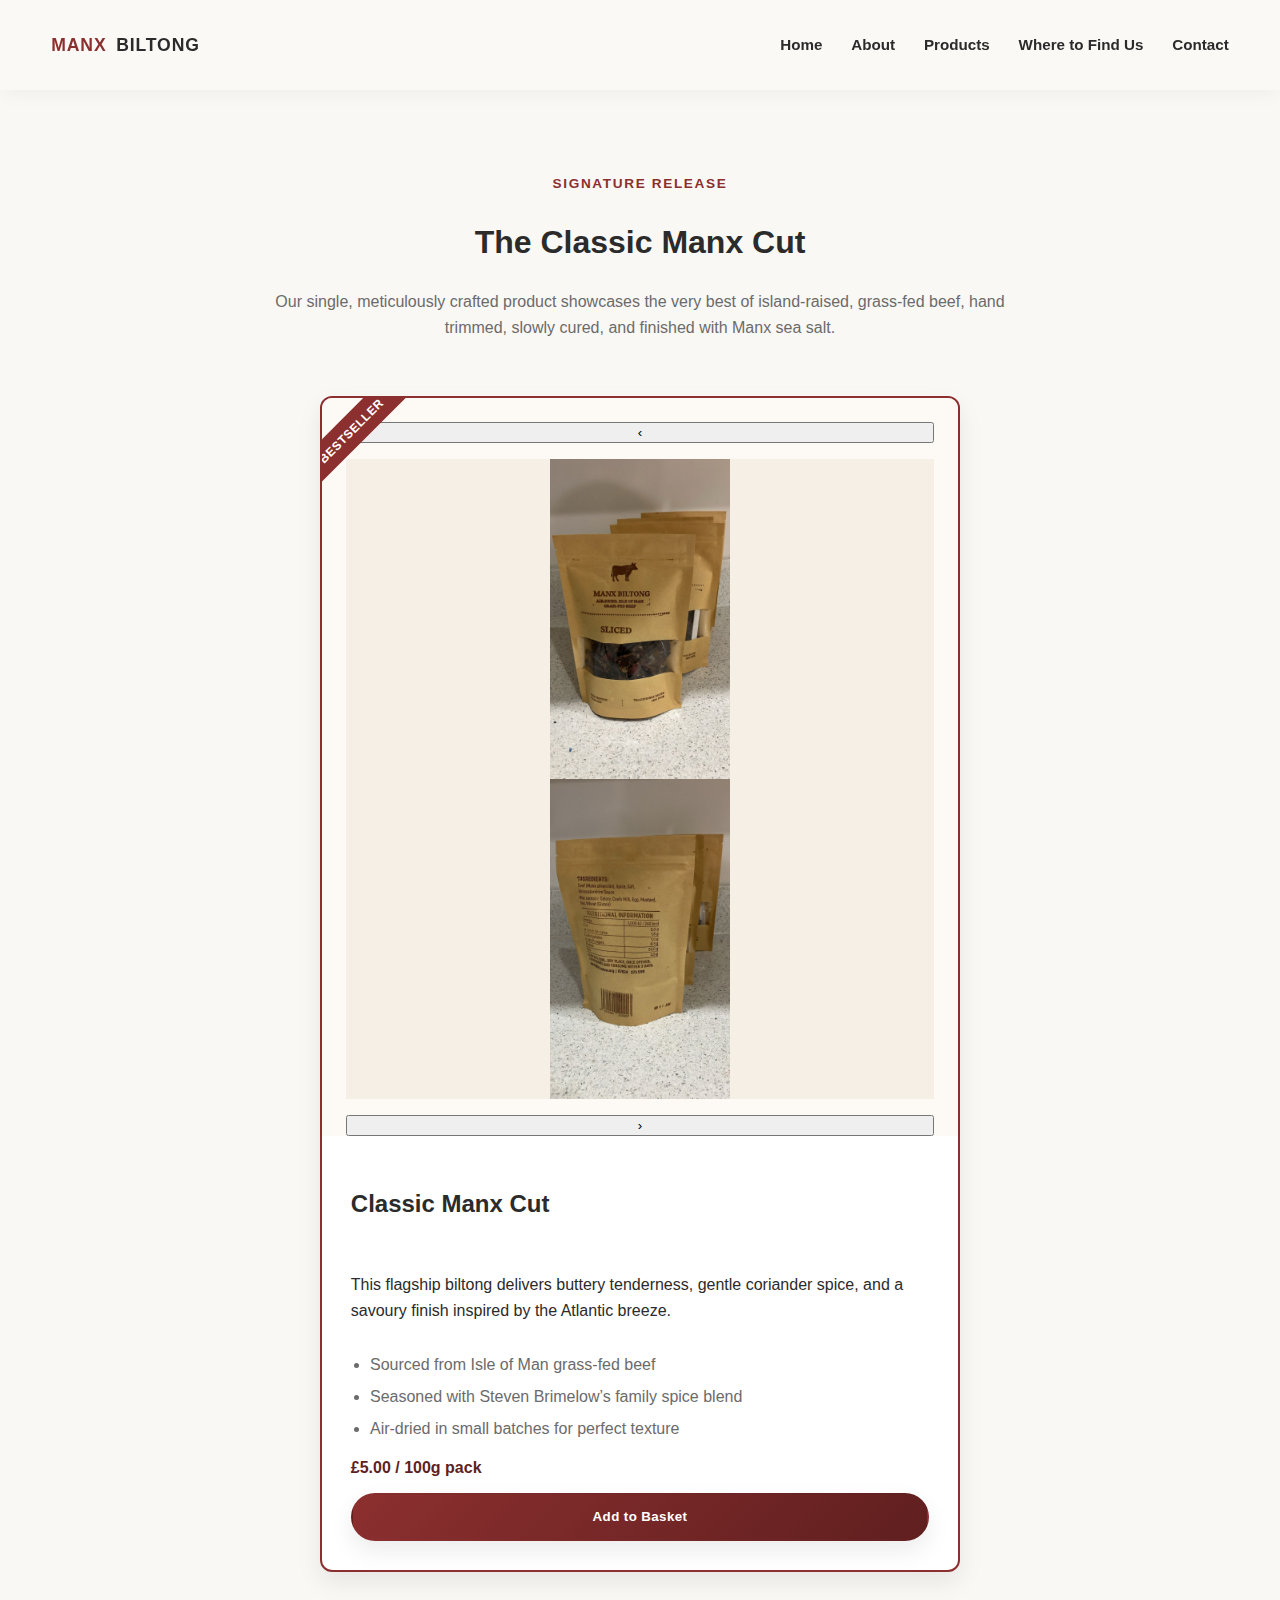
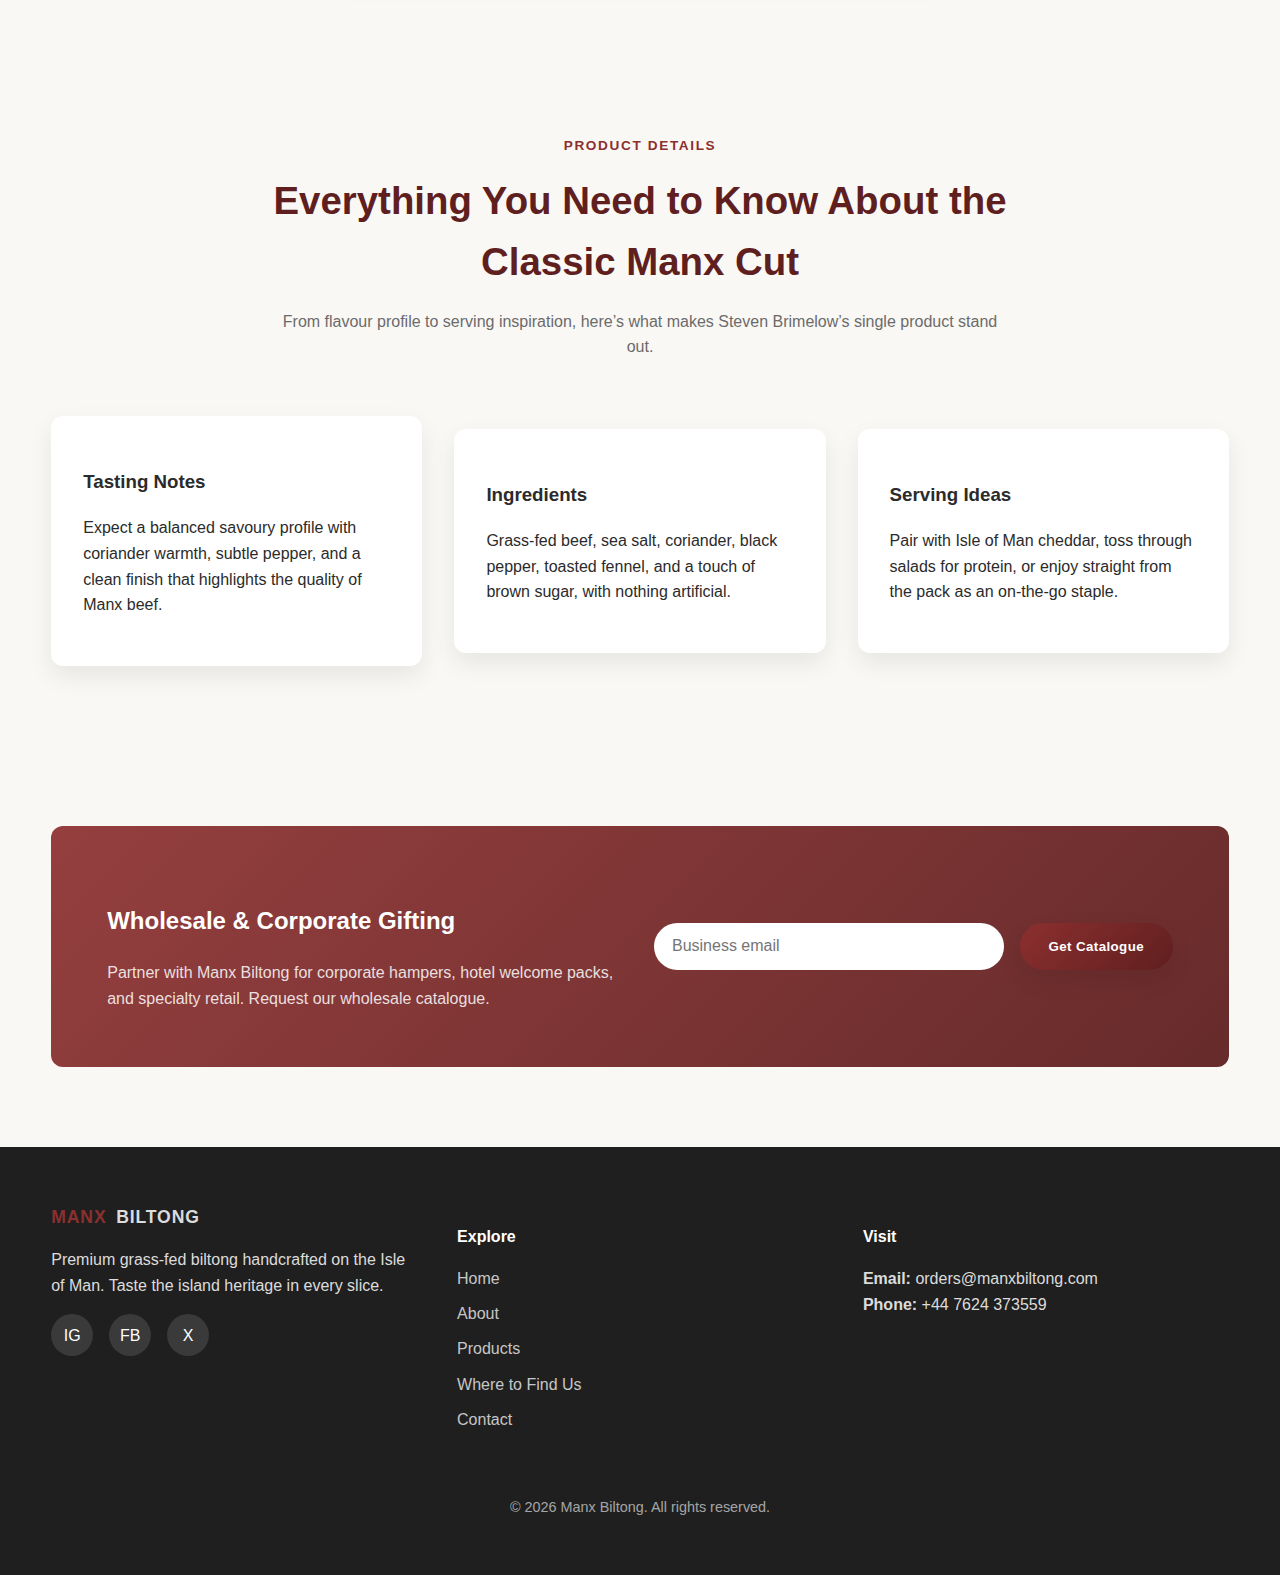
<file: products.html>
<!DOCTYPE html>
<html lang="en">

<head>
    <meta charset="UTF-8">
    <meta name="viewport" content="width=device-width, initial-scale=1.0">
    <title>Manx Biltong Products | Premium Grass-Fed Selection</title>
    <meta name="description" content="Discover the Classic Manx Cut biltong from Manx Biltong, grass-fed Isle of Man beef cured by Steven Brimelow. Learn tasting notes, ingredients, and where to buy.">
    <link rel="apple-touch-icon" sizes="180x180" href="assets/images/Favicon/apple-touch-icon.png">
    <link rel="icon" type="image/png" sizes="32x32" href="assets/images/Favicon/favicon-32x32.png">
    <link rel="icon" type="image/png" sizes="16x16" href="assets/images/Favicon/favicon-16x16.png">
    <link rel="shortcut icon" href="assets/images/Favicon/favicon.ico">
    <link rel="manifest" href="assets/images/Favicon/site.webmanifest">
    <link rel="stylesheet" href="assets/css/style.css">
</head>

<body>
    <header>
        <div class="container nav">
            <a href="index.html" class="logo" aria-label="Manx Biltong home">
                <span>Manx</span> Biltong
            </a>
            <button class="nav__toggle" data-nav-toggle aria-label="Toggle navigation" aria-expanded="false">☰</button>
            <ul class="nav__links" data-nav-links>
                <li><a href="index.html">Home</a></li>
                <li><a href="about.html">About</a></li>
                <li><a href="products.html">Products</a></li>
                <li><a href="find-us.html">Where to Find Us</a></li>
                <li><a href="contact.html">Contact</a></li>
            </ul>
        </div>
    </header>

    <main>
        <section class="container">
            <div class="section-heading">
                <span>Signature Release</span>
                <h1>The Classic Manx Cut</h1>
                <p>Our single, meticulously crafted product showcases the very best of island-raised, grass-fed beef, hand trimmed, slowly cured, and finished with Manx sea salt.</p>
            </div>
            <div class="products-grid single">
                <article class="product-card bestseller">
                    <div class="product-gallery" data-gallery>
                        <button class="gallery-control gallery-control--prev" type="button" aria-label="Previous image" data-gallery-prev>‹</button>
                        <div class="product-gallery__viewport">
                            <img src="assets/images/ManxBiltong.jpg" alt="Classic Manx Biltong slices on wooden board" class="product-gallery__image is-active" data-gallery-image>
                            <img src="assets/images/ManxBiltongBack.jpg" alt="Back of Manx Biltong pack showing ingredients and nutritional values" class="product-gallery__image" data-gallery-image>
                        </div>
                        <button class="gallery-control gallery-control--next" type="button" aria-label="Next image" data-gallery-next>›</button>
                    </div>
                    <div class="product-card__content">
                        <h2>Classic Manx Cut</h2>
                        <p>This flagship biltong delivers buttery tenderness, gentle coriander spice, and a savoury finish inspired by the Atlantic breeze.</p>
                        <ul>
                            <li>Sourced from Isle of Man grass-fed beef</li>
                            <li>Seasoned with Steven Brimelow’s family spice blend</li>
                            <li>Air-dried in small batches for perfect texture</li>
                        </ul>
                        <div class="product-card__price">£5.00 / 100g pack</div>
                        <button class="btn btn--primary product-card__cta" type="button" data-add-to-basket>Add to Basket</button>
                    </div>
                </article>
            </div>
        </section>

        <section class="container">
            <div class="section-heading">
                <span>Product Details</span>
                <h2>Everything You Need to Know About the Classic Manx Cut</h2>
                <p>From flavour profile to serving inspiration, here’s what makes Steven Brimelow’s single product stand out.</p>
            </div>
            <div class="split">
                <article class="card">
                    <h3>Tasting Notes</h3>
                    <p>Expect a balanced savoury profile with coriander warmth, subtle pepper, and a clean finish that highlights the quality of Manx beef.</p>
                </article>
                <article class="card">
                    <h3>Ingredients</h3>
                    <p>Grass-fed beef, sea salt, coriander, black pepper, toasted fennel, and a touch of brown sugar, with nothing artificial.</p>
                </article>
                <article class="card">
                    <h3>Serving Ideas</h3>
                    <p>Pair with Isle of Man cheddar, toss through salads for protein, or enjoy straight from the pack as an on-the-go staple.</p>
                </article>
            </div>
        </section>

        <section class="container">
            <div class="newsletter">
                <div>
                    <h2>Wholesale &amp; Corporate Gifting</h2>
                    <p>Partner with Manx Biltong for corporate hampers, hotel welcome packs, and specialty retail. Request our wholesale catalogue.</p>
                </div>
                <form class="newsletter-form" data-newsletter action="https://formspree.io/f/xdkynbvz" method="POST" accept-charset="UTF-8">
                    <input type="hidden" name="formName" value="Newsletter - Wholesale">
                    <label class="sr-only" for="wholesale-email">Email address</label>
                    <input type="email" id="wholesale-email" name="email" placeholder="Business email" required>
                    <button class="btn btn--primary" type="submit">Get Catalogue</button>
                </form>
            </div>
        </section>
    </main>

    <footer>
        <div class="container footer-grid">
            <div>
                <div class="logo">
                    <span>Manx</span> Biltong
                </div>
                <p>Premium grass-fed biltong handcrafted on the Isle of Man. Taste the island heritage in every slice.</p>
                <div class="social-links" aria-label="Social media links">
                    <a href="#" aria-label="Follow Manx Biltong on Instagram">IG</a>
                    <a href="#" aria-label="Follow Manx Biltong on Facebook">FB</a>
                    <a href="#" aria-label="Follow Manx Biltong on Twitter">X</a>
                </div>
            </div>
            <div>
                <h4>Explore</h4>
                <ul class="footer-links">
                    <li><a href="index.html">Home</a></li>
                    <li><a href="about.html">About</a></li>
                    <li><a href="products.html">Products</a></li>
                    <li><a href="find-us.html">Where to Find Us</a></li>
                    <li><a href="contact.html">Contact</a></li>
                </ul>
            </div>
            <div>
                <h4>Visit</h4>
                <p><strong>Email:</strong> <a href="mailto:orders@manxbiltong.com">orders@manxbiltong.com</a><br><strong>Phone:</strong> <a href="tel:+447624373559">+44 7624 373559</a></p>
            </div>
        </div>
        <div class="footer-note">
            © <span id="current-year"></span> Manx Biltong. All rights reserved.
        </div>
    </footer>

    <script src="assets/js/main.js"></script>
    <script>
        document.getElementById('current-year').textContent = new Date().getFullYear();
    </script>
</body>

</html>
</file>
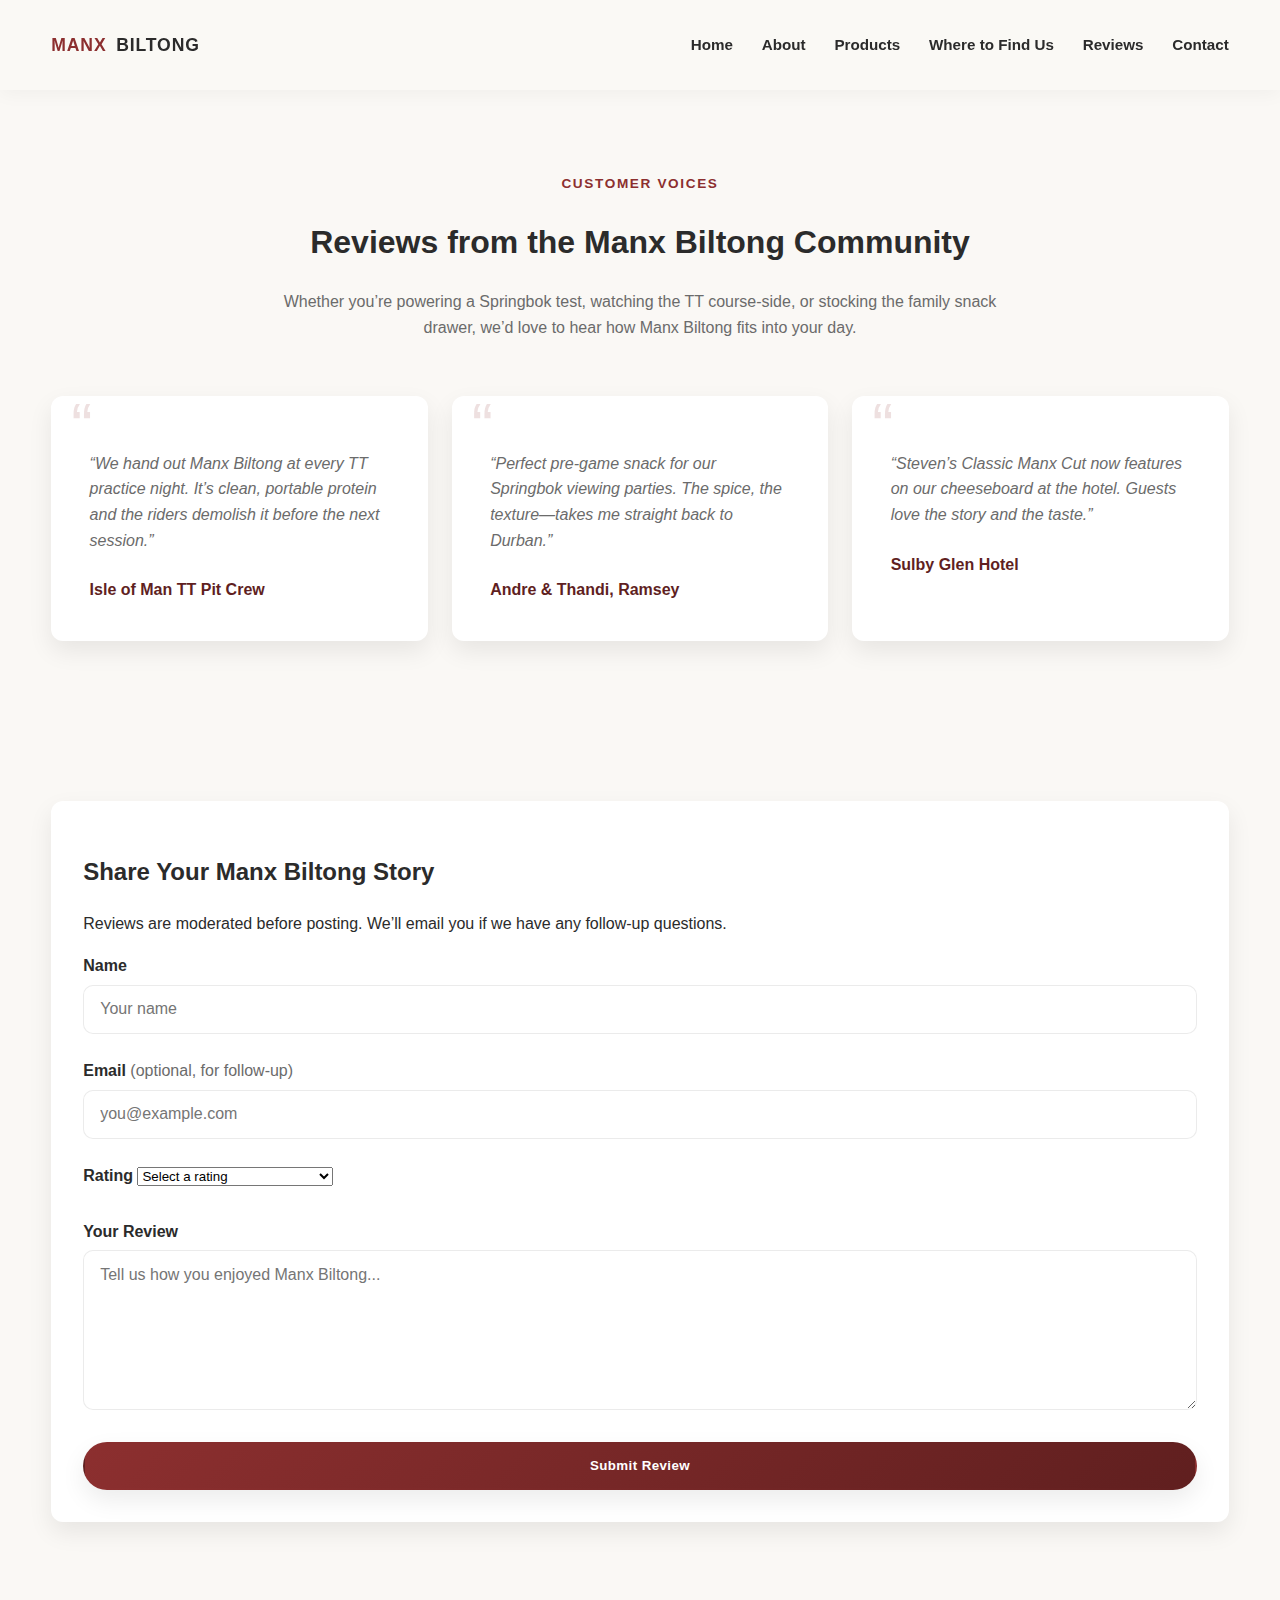
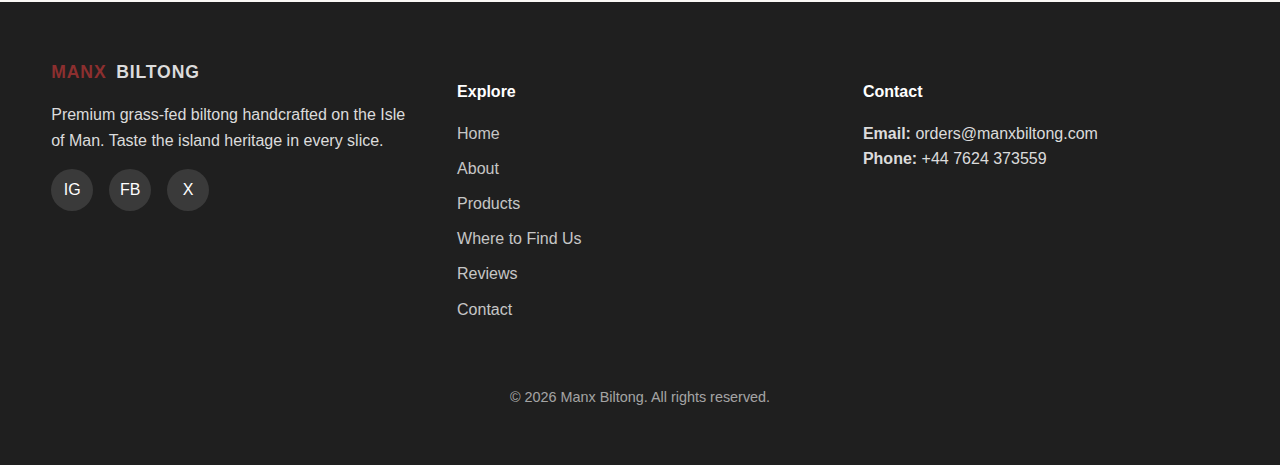
<file: reviews.html>
<!DOCTYPE html>
<html lang="en">

<head>
    <meta charset="UTF-8">
    <meta name="viewport" content="width=device-width, initial-scale=1.0">
    <title>Manx Biltong Reviews | Customer Stories & Feedback</title>
    <meta name="description" content="Read reviews of Manx Biltong and share your own experience. Submit your feedback about our Isle of Man crafted biltong.">
    <link rel="apple-touch-icon" sizes="180x180" href="assets/images/Favicon/apple-touch-icon.png">
    <link rel="icon" type="image/png" sizes="32x32" href="assets/images/Favicon/favicon-32x32.png">
    <link rel="icon" type="image/png" sizes="16x16" href="assets/images/Favicon/favicon-16x16.png">
    <link rel="shortcut icon" href="assets/images/Favicon/favicon.ico">
    <link rel="manifest" href="assets/images/Favicon/site.webmanifest">
    <link rel="stylesheet" href="assets/css/style.css">
</head>

<body>
    <header>
        <div class="container nav">
            <a href="index.html" class="logo" aria-label="Manx Biltong home">
                <span>Manx</span> Biltong
            </a>
            <button class="nav__toggle" data-nav-toggle aria-label="Toggle navigation" aria-expanded="false">☰</button>
            <ul class="nav__links" data-nav-links>
                <li><a href="index.html">Home</a></li>
                <li><a href="about.html">About</a></li>
                <li><a href="products.html">Products</a></li>
                <li><a href="find-us.html">Where to Find Us</a></li>
                <li><a href="reviews.html">Reviews</a></li>
                <li><a href="contact.html">Contact</a></li>
            </ul>
        </div>
    </header>

    <main>
        <section class="container">
            <div class="section-heading">
                <span>Customer Voices</span>
                <h1>Reviews from the Manx Biltong Community</h1>
                <p>Whether you’re powering a Springbok test, watching the TT course-side, or stocking the family snack drawer, we’d love to hear how Manx Biltong fits into your day.</p>
            </div>
            <div class="testimonials">
                <article class="testimonial-card">
                    <p>“We hand out Manx Biltong at every TT practice night. It’s clean, portable protein and the riders demolish it before the next session.”</p>
                    <strong>Isle of Man TT Pit Crew</strong>
                </article>
                <article class="testimonial-card">
                    <p>“Perfect pre-game snack for our Springbok viewing parties. The spice, the texture—takes me straight back to Durban.”</p>
                    <strong>Andre &amp; Thandi, Ramsey</strong>
                </article>
                <article class="testimonial-card">
                    <p>“Steven’s Classic Manx Cut now features on our cheeseboard at the hotel. Guests love the story and the taste.”</p>
                    <strong>Sulby Glen Hotel</strong>
                </article>
            </div>
        </section>

        <section class="container">
            <div class="card review-form">
                <h2>Share Your Manx Biltong Story</h2>
                <p>Reviews are moderated before posting. We’ll email you if we have any follow-up questions.</p>
                <form action="https://formspree.io/f/xldarvrl" method="POST" accept-charset="UTF-8">
                    <input type="hidden" name="formName" value="Customer Review">
                    <div>
                        <label for="review-name">Name</label>
                        <input type="text" id="review-name" name="name" placeholder="Your name" required>
                    </div>
                    <div>
                        <label for="review-email">Email <span style="color: var(--color-muted); font-weight:400;">(optional, for follow-up)</span></label>
                        <input type="email" id="review-email" name="email" placeholder="you@example.com">
                    </div>
                    <div>
                        <label for="review-rating">Rating</label>
                        <select id="review-rating" name="rating" required>
                            <option value="" disabled selected>Select a rating</option>
                            <option value="5">★★★★★ - Outstanding</option>
                            <option value="4">★★★★☆ - Loved it</option>
                            <option value="3">★★★☆☆ - Pretty good</option>
                            <option value="2">★★☆☆☆ - Room to improve</option>
                            <option value="1">★☆☆☆☆ - Not for me</option>
                        </select>
                    </div>
                    <div>
                        <label for="review-message">Your Review</label>
                        <textarea id="review-message" name="message" placeholder="Tell us how you enjoyed Manx Biltong..." required></textarea>
                    </div>
                    <button class="btn btn--primary" type="submit">Submit Review</button>
                </form>
            </div>
        </section>
    </main>

    <footer>
        <div class="container footer-grid">
            <div>
                <div class="logo">
                    <span>Manx</span> Biltong
                </div>
                <p>Premium grass-fed biltong handcrafted on the Isle of Man. Taste the island heritage in every slice.</p>
                <div class="social-links" aria-label="Social media links">
                    <a href="#" aria-label="Follow Manx Biltong on Instagram">IG</a>
                    <a href="#" aria-label="Follow Manx Biltong on Facebook">FB</a>
                    <a href="#" aria-label="Follow Manx Biltong on Twitter">X</a>
                </div>
            </div>
            <div>
                <h4>Explore</h4>
                <ul class="footer-links">
                    <li><a href="index.html">Home</a></li>
                    <li><a href="about.html">About</a></li>
                    <li><a href="products.html">Products</a></li>
                    <li><a href="find-us.html">Where to Find Us</a></li>
                    <li><a href="reviews.html">Reviews</a></li>
                    <li><a href="contact.html">Contact</a></li>
                </ul>
            </div>
            <div>
                <h4>Contact</h4>
                <p><strong>Email:</strong> <a href="mailto:orders@manxbiltong.com">orders@manxbiltong.com</a><br><strong>Phone:</strong> <a href="tel:+447624373559">+44 7624 373559</a></p>
            </div>
        </div>
        <div class="footer-note">
            © <span id="current-year"></span> Manx Biltong. All rights reserved.
        </div>
    </footer>

    <script src="assets/js/main.js"></script>
    <script>
        document.getElementById('current-year').textContent = new Date().getFullYear();
    </script>
</body>

</html>
</file>
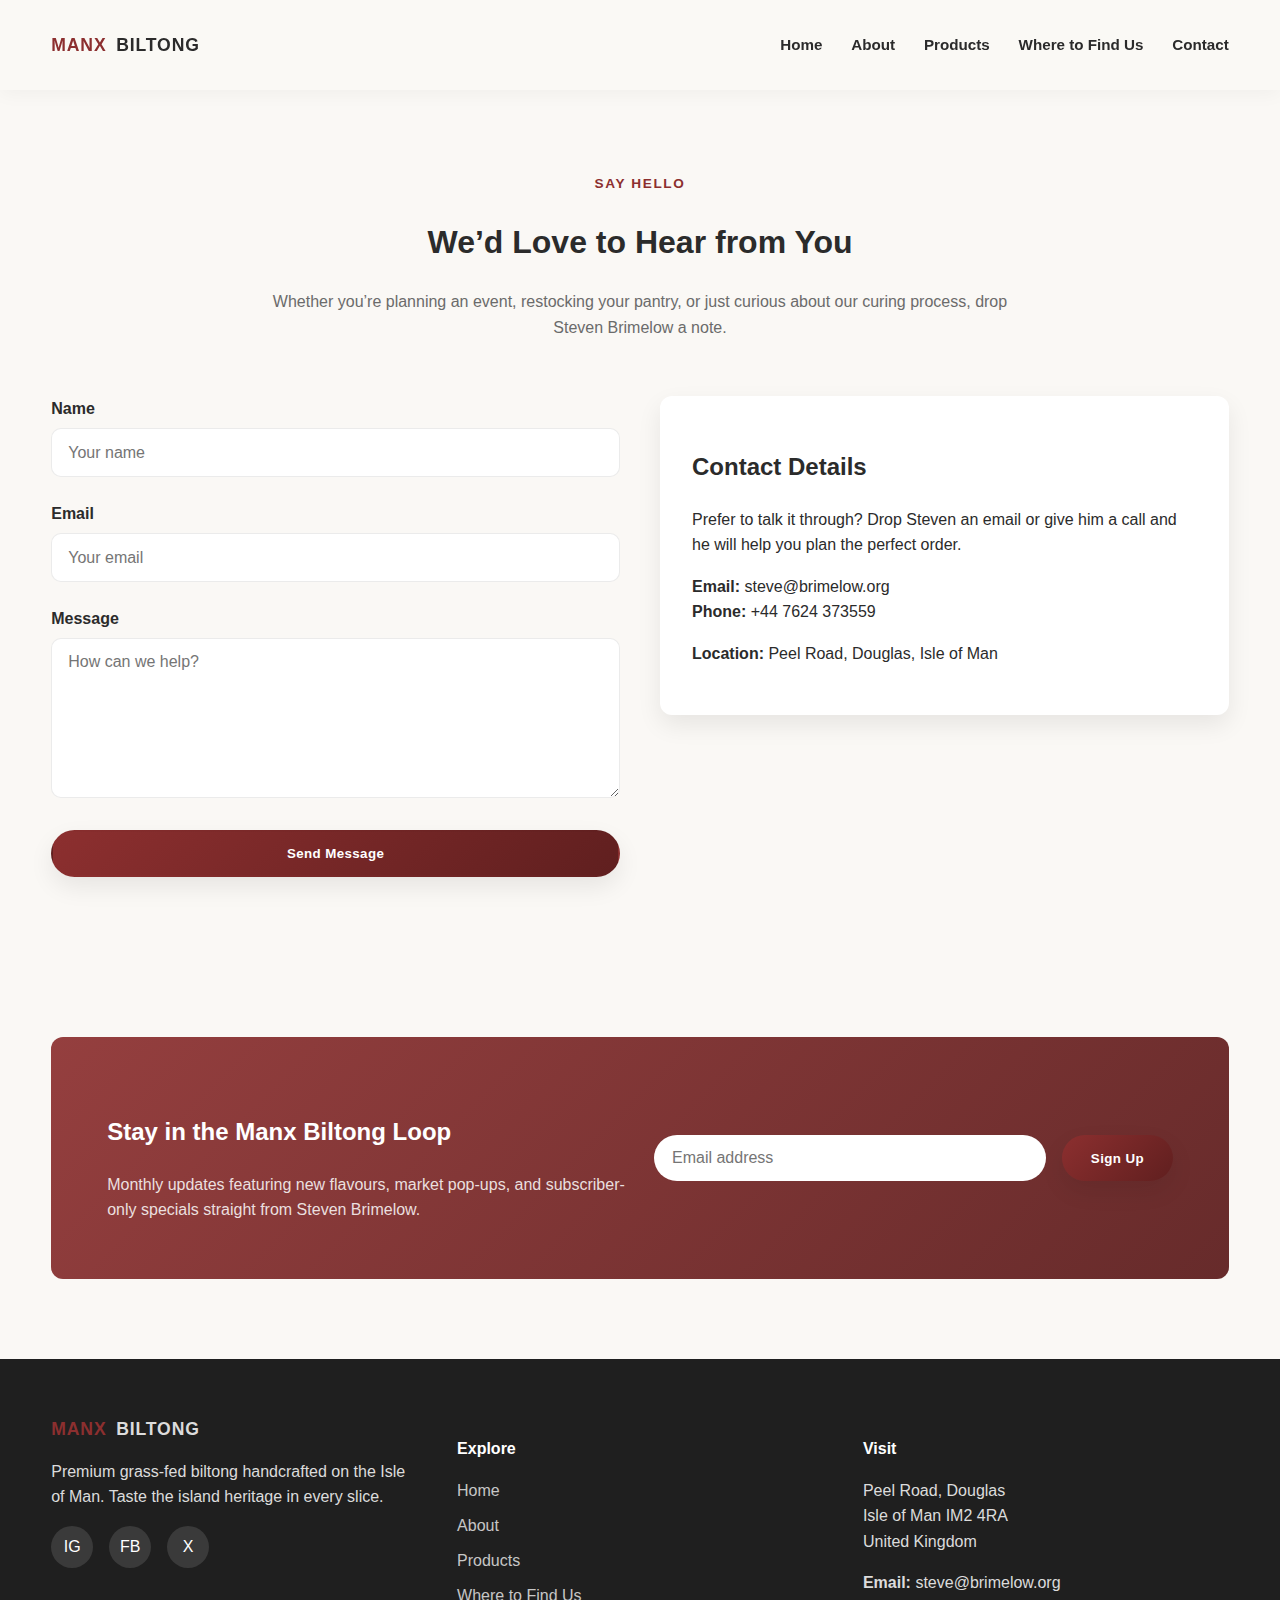
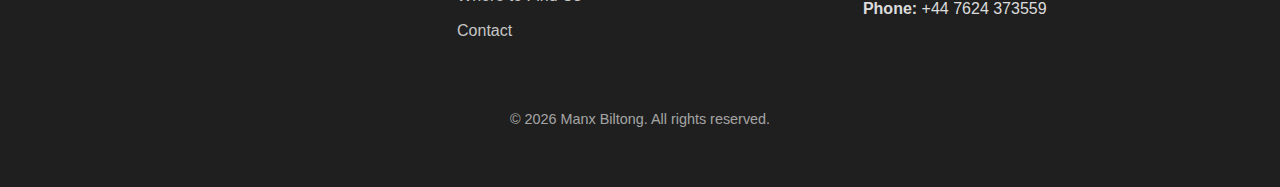
<file: Manx Biltong/contact.html>
<!DOCTYPE html>
<html lang="en">

<head>
    <meta charset="UTF-8">
    <meta name="viewport" content="width=device-width, initial-scale=1.0">
    <title>Contact Manx Biltong | Enquiries &amp; Orders</title>
    <meta name="description" content="Get in touch with Manx Biltong for orders, wholesale enquiries, and events. Visit our Douglas smokehouse on the Isle of Man.">
    <link rel="stylesheet" href="assets/css/style.css">
</head>

<body>
    <header>
        <div class="container nav">
            <a href="index.html" class="logo" aria-label="Manx Biltong home">
                <span>Manx</span> Biltong
            </a>
            <button class="nav__toggle" data-nav-toggle aria-label="Toggle navigation" aria-expanded="false">☰</button>
            <ul class="nav__links" data-nav-links>
                <li><a href="index.html">Home</a></li>
                <li><a href="about.html">About</a></li>
                <li><a href="products.html">Products</a></li>
                <li><a href="find-us.html">Where to Find Us</a></li>
                <li><a href="contact.html">Contact</a></li>
            </ul>
        </div>
    </header>

    <main>
        <section class="container">
            <div class="section-heading">
                <span>Say Hello</span>
                <h1>We’d Love to Hear from You</h1>
                <p>Whether you’re planning an event, restocking your pantry, or just curious about our curing process, drop Steven Brimelow a note.</p>
            </div>
            <div class="contact-layout">
                <form data-contact-form>
                    <div>
                        <label for="name">Name</label>
                        <input type="text" id="name" name="name" placeholder="Your name" required>
                    </div>
                    <div>
                        <label for="email">Email</label>
                        <input type="email" id="email" name="email" placeholder="Your email" required>
                    </div>
                    <div>
                        <label for="message">Message</label>
                        <textarea id="message" name="message" placeholder="How can we help?" required></textarea>
                    </div>
                    <button class="btn btn--primary" type="submit">Send Message</button>
                </form>
                <aside>
                    <div class="card">
                        <h2>Contact Details</h2>
                        <p>Prefer to talk it through? Drop Steven an email or give him a call and he will help you plan the perfect order.</p>
                        <p><strong>Email:</strong> <a href="mailto:steve@brimelow.org">steve@brimelow.org</a><br><strong>Phone:</strong> <a href="tel:+447624373559">+44 7624 373559</a></p>
                        <p><strong>Location:</strong> Peel Road, Douglas, Isle of Man</p>
                    </div>
                </aside>
            </div>
        </section>

        <section class="container">
            <div class="newsletter">
                <div>
                    <h2>Stay in the Manx Biltong Loop</h2>
                    <p>Monthly updates featuring new flavours, market pop-ups, and subscriber-only specials straight from Steven Brimelow.</p>
                </div>
                <form class="newsletter-form" data-newsletter>
                    <label class="sr-only" for="contact-email">Email address</label>
                    <input type="email" id="contact-email" name="email" placeholder="Email address" required>
                    <button class="btn btn--primary" type="submit">Sign Up</button>
                </form>
            </div>
        </section>
    </main>

    <footer>
        <div class="container footer-grid">
            <div>
                <div class="logo">
                    <span>Manx</span> Biltong
                </div>
                <p>Premium grass-fed biltong handcrafted on the Isle of Man. Taste the island heritage in every slice.</p>
                <div class="social-links" aria-label="Social media links">
                    <a href="#" aria-label="Follow Manx Biltong on Instagram">IG</a>
                    <a href="#" aria-label="Follow Manx Biltong on Facebook">FB</a>
                    <a href="#" aria-label="Follow Manx Biltong on Twitter">X</a>
                </div>
            </div>
            <div>
                <h4>Explore</h4>
                <ul class="footer-links">
                    <li><a href="index.html">Home</a></li>
                    <li><a href="about.html">About</a></li>
                    <li><a href="products.html">Products</a></li>
                    <li><a href="find-us.html">Where to Find Us</a></li>
                    <li><a href="contact.html">Contact</a></li>
                </ul>
            </div>
            <div>
                <h4>Visit</h4>
                <p>Peel Road, Douglas<br>Isle of Man IM2 4RA<br>United Kingdom</p>
                <p><strong>Email:</strong> <a href="mailto:steve@brimelow.org">steve@brimelow.org</a><br><strong>Phone:</strong> <a href="tel:+447624373559">+44 7624 373559</a></p>
            </div>
        </div>
        <div class="footer-note">
            © <span id="current-year"></span> Manx Biltong. All rights reserved.
        </div>
    </footer>

    <script src="assets/js/main.js"></script>
    <script>
        document.getElementById('current-year').textContent = new Date().getFullYear();
    </script>
</body>

</html>
</file>
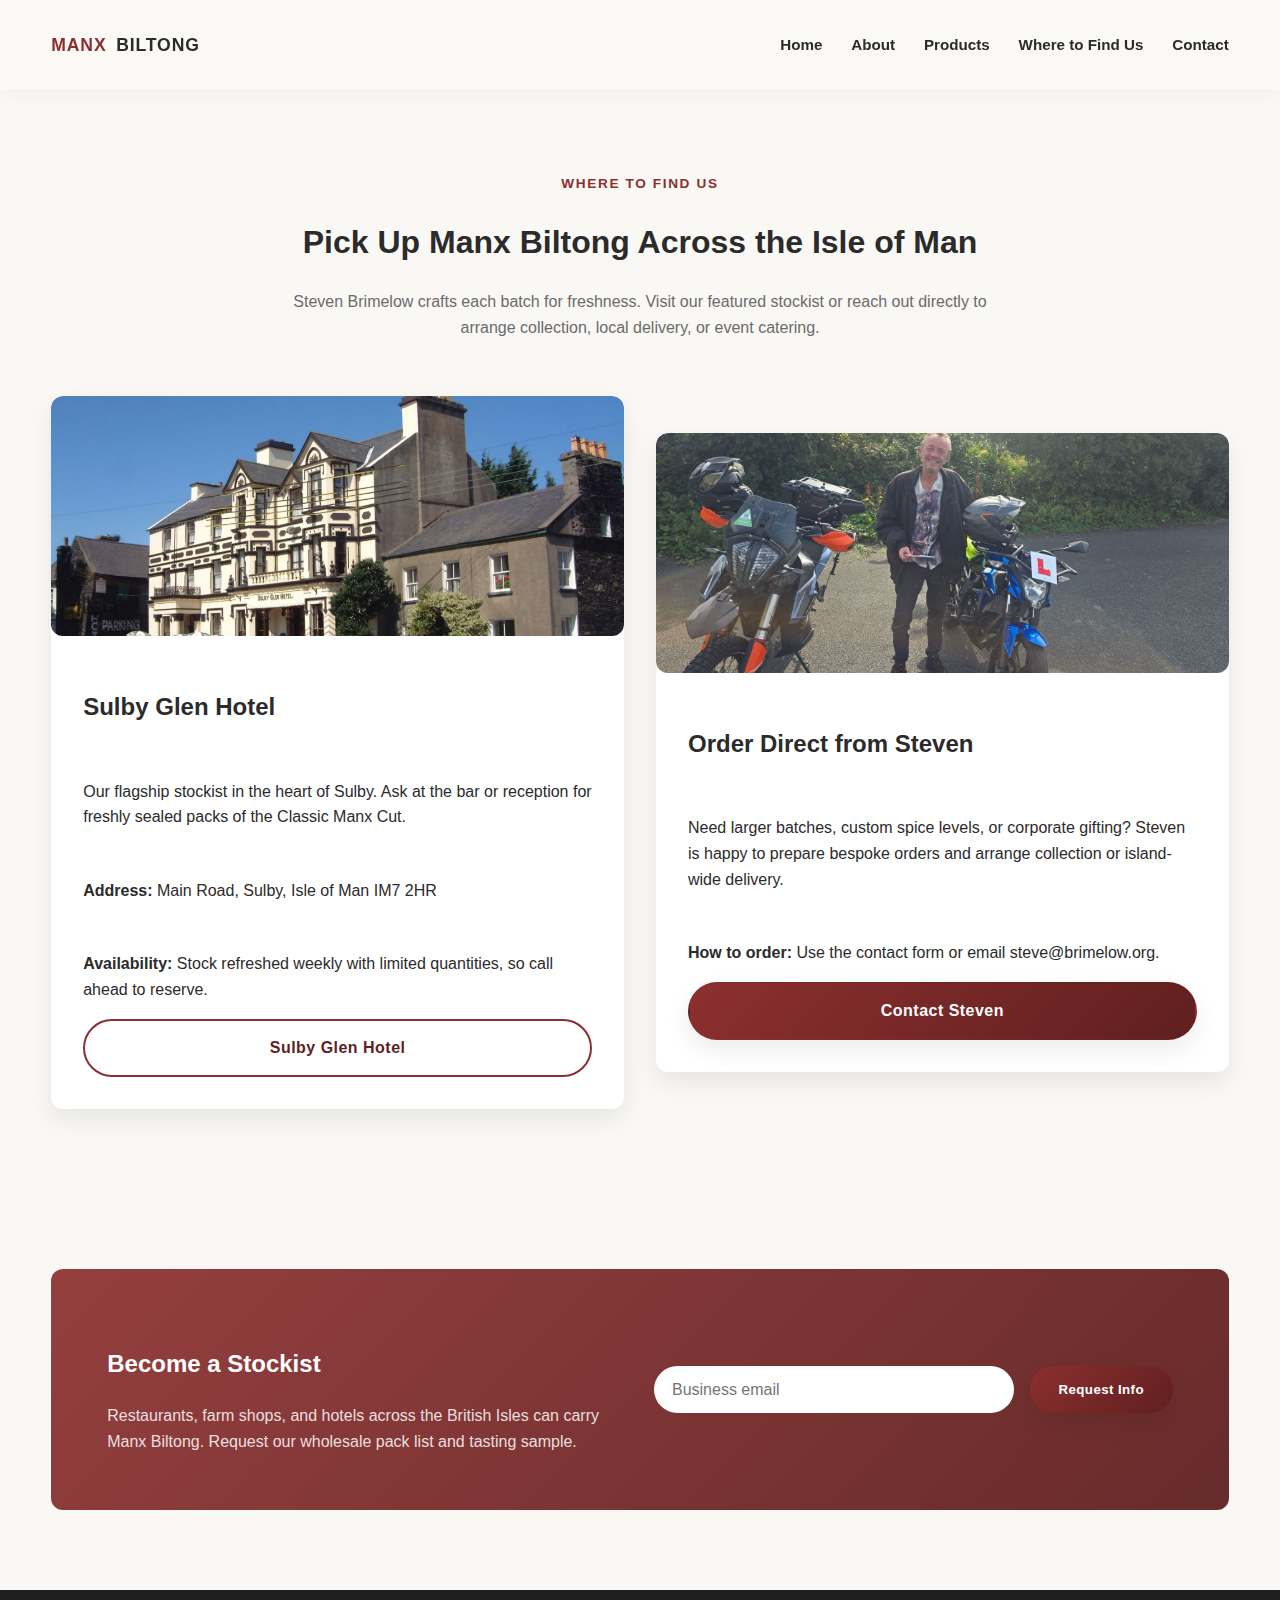
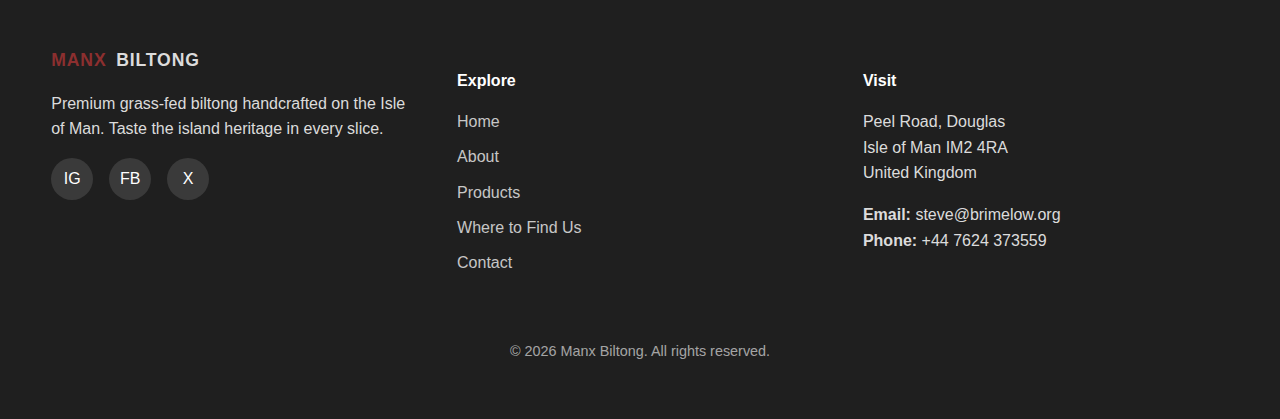
<file: Manx Biltong/find-us.html>
<!DOCTYPE html>
<html lang="en">

<head>
    <meta charset="UTF-8">
    <meta name="viewport" content="width=device-width, initial-scale=1.0">
    <title>Where to Find Manx Biltong | Stockists &amp; Direct Orders</title>
    <meta name="description" content="Discover where to buy Manx Biltong. Visit the Sulby Glen Hotel or contact Steven Brimelow directly to arrange bespoke orders across the Isle of Man.">
    <link rel="stylesheet" href="assets/css/style.css">
</head>

<body>
    <header>
        <div class="container nav">
            <a href="index.html" class="logo" aria-label="Manx Biltong home">
                <span>Manx</span> Biltong
            </a>
            <button class="nav__toggle" data-nav-toggle aria-label="Toggle navigation" aria-expanded="false">☰</button>
            <ul class="nav__links" data-nav-links>
                <li><a href="index.html">Home</a></li>
                <li><a href="about.html">About</a></li>
                <li><a href="products.html">Products</a></li>
                <li><a href="find-us.html">Where to Find Us</a></li>
                <li><a href="contact.html">Contact</a></li>
            </ul>
        </div>
    </header>

    <main>
        <section class="container">
            <div class="section-heading">
                <span>Where to Find Us</span>
                <h1>Pick Up Manx Biltong Across the Isle of Man</h1>
                <p>Steven Brimelow crafts each batch for freshness. Visit our featured stockist or reach out directly to arrange collection, local delivery, or event catering.</p>
            </div>
            <div class="split">
                <article class="card location-card">
                    <img src="assets/images/SulbyGlenHotel.jpg" alt="Exterior of the Sulby Glen Hotel on the Isle of Man">
                    <div class="location-card__body">
                        <h2>Sulby Glen Hotel</h2>
                        <p>Our flagship stockist in the heart of Sulby. Ask at the bar or reception for freshly sealed packs of the Classic Manx Cut.</p>
                        <p><strong>Address:</strong> Main Road, Sulby, Isle of Man IM7 2HR</p>
                        <p><strong>Availability:</strong> Stock refreshed weekly with limited quantities, so call ahead to reserve.</p>
                        <a class="btn btn--ghost" href="https://sulbyglenhotel.com/" target="_blank" rel="noopener">Sulby Glen Hotel</a>
                    </div>
                </article>
                <article class="card profile-card">
                    <img src="assets/images/Steven2.jpg" alt="Steven Brimelow preparing Manx Biltong">
                    <div class="profile-card__body">
                        <h2>Order Direct from Steven</h2>
                        <p>Need larger batches, custom spice levels, or corporate gifting? Steven is happy to prepare bespoke orders and arrange collection or island-wide delivery.</p>
                        <p><strong>How to order:</strong> Use the contact form or email <a href="mailto:steve@brimelow.org">steve@brimelow.org</a>.</p>
                        <a class="btn btn--primary" href="contact.html">Contact Steven</a>
                    </div>
                </article>
            </div>
        </section>


        <section class="container">
            <div class="newsletter">
                <div>
                    <h2>Become a Stockist</h2>
                    <p>Restaurants, farm shops, and hotels across the British Isles can carry Manx Biltong. Request our wholesale pack list and tasting sample.</p>
                </div>
                <form class="newsletter-form" data-newsletter>
                    <label class="sr-only" for="stockist-email">Email address</label>
                    <input type="email" id="stockist-email" name="email" placeholder="Business email" required>
                    <button class="btn btn--primary" type="submit">Request Info</button>
                </form>
            </div>
        </section>
    </main>

    <footer>
        <div class="container footer-grid">
            <div>
                <div class="logo">
                    <span>Manx</span> Biltong
                </div>
                <p>Premium grass-fed biltong handcrafted on the Isle of Man. Taste the island heritage in every slice.</p>
                <div class="social-links" aria-label="Social media links">
                    <a href="#" aria-label="Follow Manx Biltong on Instagram">IG</a>
                    <a href="#" aria-label="Follow Manx Biltong on Facebook">FB</a>
                    <a href="#" aria-label="Follow Manx Biltong on Twitter">X</a>
                </div>
            </div>
            <div>
                <h4>Explore</h4>
                <ul class="footer-links">
                    <li><a href="index.html">Home</a></li>
                    <li><a href="about.html">About</a></li>
                    <li><a href="products.html">Products</a></li>
                    <li><a href="find-us.html">Where to Find Us</a></li>
                    <li><a href="contact.html">Contact</a></li>
                </ul>
            </div>
            <div>
                <h4>Visit</h4>
                <p>Peel Road, Douglas<br>Isle of Man IM2 4RA<br>United Kingdom</p>
                <p><strong>Email:</strong> <a href="mailto:steve@brimelow.org">steve@brimelow.org</a><br><strong>Phone:</strong> <a href="tel:+447624373559">+44 7624 373559</a></p>
            </div>
        </div>
        <div class="footer-note">
            © <span id="current-year"></span> Manx Biltong. All rights reserved.
        </div>
    </footer>

    <script src="assets/js/main.js"></script>
    <script>
        document.getElementById('current-year').textContent = new Date().getFullYear();
    </script>
</body>

</html>
</file>
<file: assets/css/style.css>
/* --------------------------------------------------
   Manx Biltong - Global Styles
   -------------------------------------------------- */
:root {
    --color-primary: #8c2f2f;
    --color-primary-dark: #601f1f;
    --color-secondary: #f5e1c8;
    --color-accent: #2f5f5f;
    --color-text: #2b2b2b;
    --color-muted: #6b6b6b;
    --color-light: #ffffff;
    --max-width: 1200px;
    --shadow-soft: 0 10px 25px rgba(0, 0, 0, 0.08);
    --radius: 12px;
    --transition: all 0.3s ease;
}

*,
*::before,
*::after {
    box-sizing: border-box;
}

html {
    scroll-behavior: smooth;
}

body {
    margin: 0;
    font-family: "Segoe UI", Tahoma, Geneva, Verdana, sans-serif;
    color: var(--color-text);
    background-color: #faf8f5;
    line-height: 1.6;
}

img {
    max-width: 100%;
    display: block;
    border-radius: var(--radius);
}

a {
    color: inherit;
    text-decoration: none;
}

.container {
    width: min(92%, var(--max-width));
    margin: 0 auto;
}

section {
    padding: 5rem 0;
}

/* --------------------------------------------------
   Header & Navigation
   -------------------------------------------------- */
header {
    position: sticky;
    top: 0;
    z-index: 999;
    backdrop-filter: blur(12px);
    background-color: rgba(250, 248, 245, 0.9);
    box-shadow: 0 4px 18px rgba(0, 0, 0, 0.04);
}

.nav {
    display: flex;
    align-items: center;
    justify-content: space-between;
    padding: 1rem 0;
}

.logo {
    display: flex;
    align-items: center;
    gap: 0.6rem;
    font-weight: 700;
    font-size: 1.1rem;
    letter-spacing: 0.05em;
    text-transform: uppercase;
}

.logo span {
    color: var(--color-primary);
}

.nav__links {
    display: flex;
    align-items: center;
    gap: 1.8rem;
    list-style: none;
}

.nav__links a {
    font-weight: 600;
    font-size: 0.95rem;
    position: relative;
}

.nav__links a::after {
    content: "";
    position: absolute;
    left: 0;
    bottom: -6px;
    width: 100%;
    height: 2px;
    background: var(--color-primary);
    transform: scaleX(0);
    transform-origin: left;
    transition: var(--transition);
}

.nav__links a:hover::after,
.nav__links a:focus-visible::after {
    transform: scaleX(1);
}

.nav__toggle {
    display: none;
    background: none;
    border: none;
    font-size: 1.7rem;
    cursor: pointer;
    color: var(--color-primary);
}

/* --------------------------------------------------
   Hero Section
   -------------------------------------------------- */
.hero {
    display: grid;
    gap: 3rem;
    align-items: center;
    grid-template-columns: repeat(2, minmax(0, 1fr));
    padding: 6rem 0 4rem;
}

.hero__badge {
    display: inline-flex;
    align-items: center;
    gap: 0.5rem;
    padding: 0.6rem 1rem;
    border-radius: 999px;
    background-color: var(--color-secondary);
    color: var(--color-primary-dark);
    font-weight: 600;
    letter-spacing: 0.05em;
    text-transform: uppercase;
    font-size: 0.75rem;
}

.hero h1 {
    font-size: clamp(2.8rem, 4vw, 3.6rem);
    margin: 1.4rem 0;
    color: var(--color-primary-dark);
}

.hero p {
    font-size: 1.05rem;
    max-width: 36rem;
    color: var(--color-muted);
}

.cta-group {
    display: flex;
    flex-wrap: wrap;
    gap: 1rem;
    margin-top: 2.2rem;
}

.btn {
    display: inline-flex;
    align-items: center;
    justify-content: center;
    padding: 0.9rem 1.8rem;
    border-radius: 999px;
    font-weight: 700;
    letter-spacing: 0.03em;
    border: 2px solid transparent;
    cursor: pointer;
    transition: var(--transition);
}

.btn--primary {
    background: linear-gradient(135deg, var(--color-primary), var(--color-primary-dark));
    color: var(--color-light);
    box-shadow: var(--shadow-soft);
}

.btn--primary:hover,
.btn--primary:focus-visible {
    transform: translateY(-2px);
    box-shadow: 0 16px 35px rgba(140, 47, 47, 0.25);
}

.btn--ghost {
    border-color: var(--color-primary);
    color: var(--color-primary-dark);
    background-color: transparent;
}

.btn--ghost:hover,
.btn--ghost:focus-visible {
    background-color: var(--color-primary);
    color: var(--color-light);
}

.hero__image {
    position: relative;
}

.hero__image img {
    height: 100%;
    object-fit: cover;
    filter: saturate(105%);
    box-shadow: var(--shadow-soft);
}

.hero__image::after {
    content: "";
    position: absolute;
    inset: -12% -15% -12% 45%;
    background: rgba(140, 47, 47, 0.15);
    filter: blur(70px);
    z-index: -1;
}

/* --------------------------------------------------
   Section Headings
   -------------------------------------------------- */
.section-heading {
    text-align: center;
    max-width: 46rem;
    margin: 0 auto 3.5rem;
}

.section-heading span {
    color: var(--color-primary);
    font-weight: 700;
    text-transform: uppercase;
    letter-spacing: 0.12em;
    font-size: 0.85rem;
}

.section-heading h2 {
    font-size: clamp(2rem, 3vw, 2.6rem);
    margin: 0.8rem 0;
    color: var(--color-primary-dark);
}

.section-heading p {
    color: var(--color-muted);
}

/* --------------------------------------------------
   Features / Highlights
   -------------------------------------------------- */
.highlights {
    display: grid;
    gap: 1.5rem;
    grid-template-columns: repeat(auto-fit, minmax(220px, 1fr));
}

.highlight-card {
    background-color: var(--color-light);
    padding: 2rem;
    border-radius: var(--radius);
    box-shadow: var(--shadow-soft);
    transition: var(--transition);
}

.highlight-card:hover {
    transform: translateY(-6px);
}

.highlight-card h3 {
    margin-top: 1rem;
    margin-bottom: 0.4rem;
}

.highlight-card p {
    color: var(--color-muted);
}

/* --------------------------------------------------
   Testimonials
   -------------------------------------------------- */
.testimonials {
    display: grid;
    gap: 1.5rem;
    grid-template-columns: repeat(auto-fit, minmax(260px, 1fr));
}

.testimonial-card {
    background-color: var(--color-light);
    padding: 2.4rem;
    border-radius: var(--radius);
    box-shadow: var(--shadow-soft);
    position: relative;
}

.testimonial-card::before {
    content: "“";
    position: absolute;
    top: -20px;
    left: 20px;
    font-size: 4rem;
    color: rgba(140, 47, 47, 0.15);
}

.testimonial-card p {
    color: var(--color-muted);
    font-style: italic;
}

.testimonial-card strong {
    display: block;
    margin-top: 1.5rem;
    color: var(--color-primary-dark);
}

/* --------------------------------------------------
   Newsletter
   -------------------------------------------------- */
.newsletter {
    background: linear-gradient(135deg, rgba(140, 47, 47, 0.92), rgba(95, 32, 32, 0.95));
    color: var(--color-light);
    padding: 3.5rem;
    border-radius: var(--radius);
    display: grid;
    gap: 1.8rem;
    grid-template-columns: repeat(auto-fit, minmax(240px, 1fr));
    align-items: center;
}

.newsletter p {
    margin: 0;
    color: rgba(255, 255, 255, 0.85);
}

.newsletter-form {
    display: flex;
    flex-wrap: wrap;
    gap: 1rem;
}

.newsletter-form input[type="email"] {
    flex: 1 1 220px;
    padding: 0.9rem 1.1rem;
    border-radius: 999px;
    border: none;
    font-size: 1rem;
}

.newsletter-form button {
    border: none;
}

.newsletter-form button:hover,
.newsletter-form button:focus-visible {
    filter: brightness(1.05);
}

/* --------------------------------------------------
   Products Grid
   -------------------------------------------------- */
.products-grid {
    display: grid;
    gap: 2rem;
    grid-template-columns: repeat(auto-fit, minmax(260px, 1fr));
}

.products-grid.single {
    max-width: 640px;
    margin: 0 auto;
}

.product-card {
    background: var(--color-light);
    border-radius: var(--radius);
    box-shadow: var(--shadow-soft);
    overflow: hidden;
    display: flex;
    flex-direction: column;
    transition: var(--transition);
}

.product-card:hover {
    transform: translateY(-8px);
    box-shadow: 0 20px 40px rgba(0, 0, 0, 0.12);
}

.product-gallery {
    display: grid;
    gap: 1rem;
    padding: 1.5rem 1.5rem 0;
    background: #fdf9f4;
}

.product-gallery img {
    width: 100%;
    max-height: 320px;
    object-fit: contain;
    border-radius: 0;
    background-color: #f5efe6;
    display: block;
}

.product-card__content {
    padding: 1.8rem;
    flex: 1;
    display: flex;
    flex-direction: column;
    gap: 0.8rem;
}

.product-card__content ul {
    margin: 0;
    padding-left: 1.2rem;
    list-style: disc;
    color: var(--color-muted);
}

.product-card__content ul li + li {
    margin-top: 0.4rem;
}

.product-card__price {
    font-weight: 700;
    color: var(--color-primary-dark);
}

.product-card__cta {
    margin-top: auto;
}

.bestseller {
    border: 2px solid var(--color-primary);
    position: relative;
}

.bestseller::after {
    content: "Bestseller";
    position: absolute;
    top: 18px;
    left: -42px;
    transform: rotate(-45deg);
    background: var(--color-primary);
    color: var(--color-light);
    padding: 0.35rem 1.8rem;
    font-size: 0.75rem;
    font-weight: 700;
    letter-spacing: 0.05em;
    text-transform: uppercase;
}

/* --------------------------------------------------
   About Page
   -------------------------------------------------- */
.about-grid {
    display: grid;
    gap: 3rem;
    grid-template-columns: repeat(auto-fit, minmax(280px, 1fr));
    align-items: center;
}

.about-story {
    background-color: var(--color-light);
    padding: 2.4rem;
    border-radius: var(--radius);
    box-shadow: var(--shadow-soft);
}

.founder-card {
    display: grid;
    gap: 1.8rem;
    background-color: var(--color-light);
    border-radius: var(--radius);
    padding: 2rem;
    box-shadow: var(--shadow-soft);
}

.founder-card img {
    border-radius: 50%;
    width: 160px;
    height: 160px;
    object-fit: cover;
    justify-self: center;
}

.founder-card h3 {
    margin: 0;
    text-align: center;
    color: var(--color-primary-dark);
}

.founder-card p {
    color: var(--color-muted);
    text-align: center;
}

/* --------------------------------------------------
   Contact Page
   -------------------------------------------------- */
.contact-layout {
    display: grid;
    gap: 2.5rem;
    grid-template-columns: repeat(auto-fit, minmax(280px, 1fr));
}

form {
    display: grid;
    gap: 1.5rem;
}

label {
    font-weight: 600;
    margin-bottom: 0.4rem;
    display: inline-block;
}

input,
textarea {
    width: 100%;
    padding: 0.9rem 1rem;
    border-radius: 10px;
    border: 1px solid rgba(0, 0, 0, 0.08);
    font-size: 1rem;
    transition: var(--transition);
    font-family: inherit;
}

input:focus,
textarea:focus {
    outline: none;
    border-color: var(--color-primary);
    box-shadow: 0 0 0 4px rgba(140, 47, 47, 0.15);
}

textarea {
    min-height: 160px;
    resize: vertical;
}

.map-placeholder {
    background: url("https://images.pexels.com/photos/1482193/pexels-photo-1482193.jpeg?auto=compress&cs=tinysrgb&w=900") center/cover no-repeat;
    border-radius: var(--radius);
    min-height: 320px;
    box-shadow: var(--shadow-soft);
    position: relative;
}

.map-placeholder::after {
    content: "Visit Us on the Isle of Man";
    position: absolute;
    bottom: 20px;
    left: 20px;
    padding: 0.6rem 1.2rem;
    background: rgba(0, 0, 0, 0.6);
    color: var(--color-light);
    border-radius: 999px;
    font-weight: 600;
}

/* --------------------------------------------------
   Footer
   -------------------------------------------------- */
footer {
    background: #1f1f1f;
    color: rgba(255, 255, 255, 0.85);
    padding: 3.5rem 0;
}

.footer-grid {
    display: grid;
    gap: 2.5rem;
    grid-template-columns: repeat(auto-fit, minmax(200px, 1fr));
}

.footer-grid h4 {
    margin-bottom: 1rem;
    color: var(--color-light);
}

.footer-links {
    list-style: none;
    padding: 0;
    display: grid;
    gap: 0.6rem;
}

.footer-links a {
    color: rgba(255, 255, 255, 0.75);
    transition: var(--transition);
}

.footer-links a:hover {
    color: var(--color-light);
    transform: translateX(4px);
}

.social-links {
    display: flex;
    gap: 1rem;
}

.social-links a {
    width: 42px;
    height: 42px;
    border-radius: 50%;
    display: inline-flex;
    align-items: center;
    justify-content: center;
    background: rgba(255, 255, 255, 0.12);
    color: var(--color-light);
    transition: var(--transition);
}

.social-links a:hover {
    background: var(--color-primary);
    transform: translateY(-4px);
}

.footer-note {
    text-align: center;
    margin-top: 3rem;
    font-size: 0.9rem;
    color: rgba(255, 255, 255, 0.6);
}

/* --------------------------------------------------
   Utility Classes
   -------------------------------------------------- */
.pill {
    display: inline-flex;
    align-items: center;
    gap: 0.4rem;
    padding: 0.4rem 0.9rem;
    border-radius: 999px;
    background-color: var(--color-secondary);
    color: var(--color-primary-dark);
    font-size: 0.75rem;
    text-transform: uppercase;
    letter-spacing: 0.08em;
    font-weight: 600;
}

.split {
    display: grid;
    gap: 2rem;
    grid-template-columns: repeat(auto-fit, minmax(260px, 1fr));
    align-items: center;
}

.card {
    background: var(--color-light);
    padding: 2rem;
    border-radius: var(--radius);
    box-shadow: var(--shadow-soft);
}

.location-card,
.profile-card {
    padding: 0;
    overflow: hidden;
    display: flex;
    flex-direction: column;
}

.location-card img,
.profile-card img {
    width: 100%;
    height: 240px;
    object-fit: cover;
}

.profile-card--horizontal {
    display: grid;
    grid-template-columns: clamp(220px, 32%, 360px) 1fr;
    align-items: stretch;
    gap: 0;
}

.profile-card--horizontal img {
    width: 100%;
    height: 100%;
    object-fit: cover;
}

.profile-card--horizontal .profile-card__body {
    width: 100%;
}

@media (max-width: 780px) {
    .profile-card--horizontal {
        grid-template-columns: 1fr;
        gap: 1.5rem;
    }

    .profile-card--horizontal img {
        height: auto;
        max-height: 340px;
    }
}

@media (max-width: 640px) {
    header {
        box-shadow: 0 6px 20px rgba(0, 0, 0, 0.08);
    }

    .nav__links {
        left: 1rem;
        right: 1rem;
        width: auto;
    }

    .hero {
        padding: 4.5rem 0 3.5rem;
    }

    .hero__badge {
        font-size: 0.7rem;
    }

    .hero p {
        font-size: 0.98rem;
    }

    .product-gallery {
        grid-template-columns: 1fr;
        padding: 1.2rem 1.2rem 0;
    }

    .product-gallery img {
        max-height: 240px;
    }

    .newsletter {
        grid-template-columns: 1fr;
    }
}

@media (max-width: 480px) {
    section {
        padding: 3rem 0;
    }

    .hero h1 {
        font-size: 2.2rem;
    }

    .cta-group {
        width: 100%;
    }

    .cta-group .btn {
        flex: 1 1 140px;
    }

    .footer-grid {
        grid-template-columns: 1fr;
        text-align: center;
    }

    .footer-links {
        justify-items: center;
    }

    .social-links {
        justify-content: center;
    }
}


.location-card__body,
.profile-card__body {
    padding: 2rem;
    display: grid;
    gap: 1rem;
}

.location-card__body p:last-of-type,
.profile-card__body p:last-of-type {
    margin-bottom: 0;
}

.sr-only {
    position: absolute;
    width: 1px;
    height: 1px;
    padding: 0;
    margin: -1px;
    overflow: hidden;
    clip: rect(0, 0, 0, 0);
    border: 0;
}

/* --------------------------------------------------
   Responsive Media Queries
   -------------------------------------------------- */
@media (max-width: 960px) {
    .hero {
        grid-template-columns: 1fr;
        text-align: center;
    }

    .hero__image::after {
        inset: -20% 20% -20% 20%;
    }

    .hero p {
        margin: 0 auto;
    }

    .cta-group {
        justify-content: center;
    }
}

@media (max-width: 780px) {
    .nav__toggle {
        display: block;
    }

    .nav__links {
        position: absolute;
        top: 100%;
        right: 1rem;
        background: var(--color-light);
        flex-direction: column;
        align-items: flex-start;
        padding: 1.2rem;
        border-radius: var(--radius);
        box-shadow: var(--shadow-soft);
        transform: translateY(-10px);
        opacity: 0;
        visibility: hidden;
        transition: var(--transition);
    }

    .nav__links.is-open {
        transform: translateY(0);
        opacity: 1;
        visibility: visible;
    }
}

@media (max-width: 520px) {
    section {
        padding: 4rem 0;
    }

    .testimonial-card {
        padding: 2rem;
    }

    .newsletter {
        padding: 2.4rem;
    }

    .newsletter-form {
        flex-direction: column;
    }
}
</file>
<file: Manx Biltong/assets/css/style.css>
/* --------------------------------------------------
   Manx Biltong - Global Styles
   -------------------------------------------------- */
:root {
    --color-primary: #8c2f2f;
    --color-primary-dark: #601f1f;
    --color-secondary: #f5e1c8;
    --color-accent: #2f5f5f;
    --color-text: #2b2b2b;
    --color-muted: #6b6b6b;
    --color-light: #ffffff;
    --max-width: 1200px;
    --shadow-soft: 0 10px 25px rgba(0, 0, 0, 0.08);
    --radius: 12px;
    --transition: all 0.3s ease;
}

*,
*::before,
*::after {
    box-sizing: border-box;
}

html {
    scroll-behavior: smooth;
}

body {
    margin: 0;
    font-family: "Segoe UI", Tahoma, Geneva, Verdana, sans-serif;
    color: var(--color-text);
    background-color: #faf8f5;
    line-height: 1.6;
}

img {
    max-width: 100%;
    display: block;
    border-radius: var(--radius);
}

a {
    color: inherit;
    text-decoration: none;
}

.container {
    width: min(92%, var(--max-width));
    margin: 0 auto;
}

section {
    padding: 5rem 0;
}

/* --------------------------------------------------
   Header & Navigation
   -------------------------------------------------- */
header {
    position: sticky;
    top: 0;
    z-index: 999;
    backdrop-filter: blur(12px);
    background-color: rgba(250, 248, 245, 0.9);
    box-shadow: 0 4px 18px rgba(0, 0, 0, 0.04);
}

.nav {
    display: flex;
    align-items: center;
    justify-content: space-between;
    padding: 1rem 0;
}

.logo {
    display: flex;
    align-items: center;
    gap: 0.6rem;
    font-weight: 700;
    font-size: 1.1rem;
    letter-spacing: 0.05em;
    text-transform: uppercase;
}

.logo span {
    color: var(--color-primary);
}

.nav__links {
    display: flex;
    align-items: center;
    gap: 1.8rem;
    list-style: none;
}

.nav__links a {
    font-weight: 600;
    font-size: 0.95rem;
    position: relative;
}

.nav__links a::after {
    content: "";
    position: absolute;
    left: 0;
    bottom: -6px;
    width: 100%;
    height: 2px;
    background: var(--color-primary);
    transform: scaleX(0);
    transform-origin: left;
    transition: var(--transition);
}

.nav__links a:hover::after,
.nav__links a:focus-visible::after {
    transform: scaleX(1);
}

.nav__toggle {
    display: none;
    background: none;
    border: none;
    font-size: 1.7rem;
    cursor: pointer;
    color: var(--color-primary);
}

/* --------------------------------------------------
   Hero Section
   -------------------------------------------------- */
.hero {
    display: grid;
    gap: 3rem;
    align-items: center;
    grid-template-columns: repeat(2, minmax(0, 1fr));
    padding: 6rem 0 4rem;
}

.hero__badge {
    display: inline-flex;
    align-items: center;
    gap: 0.5rem;
    padding: 0.6rem 1rem;
    border-radius: 999px;
    background-color: var(--color-secondary);
    color: var(--color-primary-dark);
    font-weight: 600;
    letter-spacing: 0.05em;
    text-transform: uppercase;
    font-size: 0.75rem;
}

.hero h1 {
    font-size: clamp(2.8rem, 4vw, 3.6rem);
    margin: 1.4rem 0;
    color: var(--color-primary-dark);
}

.hero p {
    font-size: 1.05rem;
    max-width: 36rem;
    color: var(--color-muted);
}

.cta-group {
    display: flex;
    flex-wrap: wrap;
    gap: 1rem;
    margin-top: 2.2rem;
}

.btn {
    display: inline-flex;
    align-items: center;
    justify-content: center;
    padding: 0.9rem 1.8rem;
    border-radius: 999px;
    font-weight: 700;
    letter-spacing: 0.03em;
    border: 2px solid transparent;
    cursor: pointer;
    transition: var(--transition);
}

.btn--primary {
    background: linear-gradient(135deg, var(--color-primary), var(--color-primary-dark));
    color: var(--color-light);
    box-shadow: var(--shadow-soft);
}

.btn--primary:hover,
.btn--primary:focus-visible {
    transform: translateY(-2px);
    box-shadow: 0 16px 35px rgba(140, 47, 47, 0.25);
}

.btn--ghost {
    border-color: var(--color-primary);
    color: var(--color-primary-dark);
    background-color: transparent;
}

.btn--ghost:hover,
.btn--ghost:focus-visible {
    background-color: var(--color-primary);
    color: var(--color-light);
}

.hero__image {
    position: relative;
}

.hero__image img {
    height: 100%;
    object-fit: cover;
    filter: saturate(105%);
    box-shadow: var(--shadow-soft);
}

.hero__image::after {
    content: "";
    position: absolute;
    inset: -12% -15% -12% 45%;
    background: rgba(140, 47, 47, 0.15);
    filter: blur(70px);
    z-index: -1;
}

/* --------------------------------------------------
   Section Headings
   -------------------------------------------------- */
.section-heading {
    text-align: center;
    max-width: 46rem;
    margin: 0 auto 3.5rem;
}

.section-heading span {
    color: var(--color-primary);
    font-weight: 700;
    text-transform: uppercase;
    letter-spacing: 0.12em;
    font-size: 0.85rem;
}

.section-heading h2 {
    font-size: clamp(2rem, 3vw, 2.6rem);
    margin: 0.8rem 0;
    color: var(--color-primary-dark);
}

.section-heading p {
    color: var(--color-muted);
}

/* --------------------------------------------------
   Features / Highlights
   -------------------------------------------------- */
.highlights {
    display: grid;
    gap: 1.5rem;
    grid-template-columns: repeat(auto-fit, minmax(220px, 1fr));
}

.highlight-card {
    background-color: var(--color-light);
    padding: 2rem;
    border-radius: var(--radius);
    box-shadow: var(--shadow-soft);
    transition: var(--transition);
}

.highlight-card:hover {
    transform: translateY(-6px);
}

.highlight-card h3 {
    margin-top: 1rem;
    margin-bottom: 0.4rem;
}

.highlight-card p {
    color: var(--color-muted);
}

/* --------------------------------------------------
   Testimonials
   -------------------------------------------------- */
.testimonials {
    display: grid;
    gap: 1.5rem;
    grid-template-columns: repeat(auto-fit, minmax(260px, 1fr));
}

.testimonial-card {
    background-color: var(--color-light);
    padding: 2.4rem;
    border-radius: var(--radius);
    box-shadow: var(--shadow-soft);
    position: relative;
}

.testimonial-card::before {
    content: "“";
    position: absolute;
    top: -20px;
    left: 20px;
    font-size: 4rem;
    color: rgba(140, 47, 47, 0.15);
}

.testimonial-card p {
    color: var(--color-muted);
    font-style: italic;
}

.testimonial-card strong {
    display: block;
    margin-top: 1.5rem;
    color: var(--color-primary-dark);
}

/* --------------------------------------------------
   Newsletter
   -------------------------------------------------- */
.newsletter {
    background: linear-gradient(135deg, rgba(140, 47, 47, 0.92), rgba(95, 32, 32, 0.95));
    color: var(--color-light);
    padding: 3.5rem;
    border-radius: var(--radius);
    display: grid;
    gap: 1.8rem;
    grid-template-columns: repeat(auto-fit, minmax(240px, 1fr));
    align-items: center;
}

.newsletter p {
    margin: 0;
    color: rgba(255, 255, 255, 0.85);
}

.newsletter-form {
    display: flex;
    flex-wrap: wrap;
    gap: 1rem;
}

.newsletter-form input[type="email"] {
    flex: 1 1 220px;
    padding: 0.9rem 1.1rem;
    border-radius: 999px;
    border: none;
    font-size: 1rem;
}

.newsletter-form button {
    border: none;
}

.newsletter-form button:hover,
.newsletter-form button:focus-visible {
    filter: brightness(1.05);
}

/* --------------------------------------------------
   Products Grid
   -------------------------------------------------- */
.products-grid {
    display: grid;
    gap: 2rem;
    grid-template-columns: repeat(auto-fit, minmax(260px, 1fr));
}

.products-grid.single {
    max-width: 640px;
    margin: 0 auto;
}

.product-card {
    background: var(--color-light);
    border-radius: var(--radius);
    box-shadow: var(--shadow-soft);
    overflow: hidden;
    display: flex;
    flex-direction: column;
    transition: var(--transition);
}

.product-card:hover {
    transform: translateY(-8px);
    box-shadow: 0 20px 40px rgba(0, 0, 0, 0.12);
}

.product-gallery {
    display: grid;
    gap: 1rem;
    padding: 1.5rem 1.5rem 0;
    background: #fdf9f4;
}

.product-gallery img {
    width: 100%;
    max-height: 320px;
    object-fit: contain;
    border-radius: 0;
    background-color: #f5efe6;
    display: block;
}

.product-card__content {
    padding: 1.8rem;
    flex: 1;
    display: flex;
    flex-direction: column;
    gap: 0.8rem;
}

.product-card__content ul {
    margin: 0;
    padding-left: 1.2rem;
    list-style: disc;
    color: var(--color-muted);
}

.product-card__content ul li + li {
    margin-top: 0.4rem;
}

.product-card__price {
    font-weight: 700;
    color: var(--color-primary-dark);
}

.product-card__cta {
    margin-top: auto;
}

.bestseller {
    border: 2px solid var(--color-primary);
    position: relative;
}

.bestseller::after {
    content: "Bestseller";
    position: absolute;
    top: 18px;
    left: -42px;
    transform: rotate(-45deg);
    background: var(--color-primary);
    color: var(--color-light);
    padding: 0.35rem 1.8rem;
    font-size: 0.75rem;
    font-weight: 700;
    letter-spacing: 0.05em;
    text-transform: uppercase;
}

/* --------------------------------------------------
   About Page
   -------------------------------------------------- */
.about-grid {
    display: grid;
    gap: 3rem;
    grid-template-columns: repeat(auto-fit, minmax(280px, 1fr));
    align-items: center;
}

.about-story {
    background-color: var(--color-light);
    padding: 2.4rem;
    border-radius: var(--radius);
    box-shadow: var(--shadow-soft);
}

.founder-card {
    display: grid;
    gap: 1.8rem;
    background-color: var(--color-light);
    border-radius: var(--radius);
    padding: 2rem;
    box-shadow: var(--shadow-soft);
}

.founder-card img {
    border-radius: 50%;
    width: 160px;
    height: 160px;
    object-fit: cover;
    justify-self: center;
}

.founder-card h3 {
    margin: 0;
    text-align: center;
    color: var(--color-primary-dark);
}

.founder-card p {
    color: var(--color-muted);
    text-align: center;
}

/* --------------------------------------------------
   Contact Page
   -------------------------------------------------- */
.contact-layout {
    display: grid;
    gap: 2.5rem;
    grid-template-columns: repeat(auto-fit, minmax(280px, 1fr));
}

form {
    display: grid;
    gap: 1.5rem;
}

label {
    font-weight: 600;
    margin-bottom: 0.4rem;
    display: inline-block;
}

input,
textarea {
    width: 100%;
    padding: 0.9rem 1rem;
    border-radius: 10px;
    border: 1px solid rgba(0, 0, 0, 0.08);
    font-size: 1rem;
    transition: var(--transition);
    font-family: inherit;
}

input:focus,
textarea:focus {
    outline: none;
    border-color: var(--color-primary);
    box-shadow: 0 0 0 4px rgba(140, 47, 47, 0.15);
}

textarea {
    min-height: 160px;
    resize: vertical;
}

.map-placeholder {
    background: url("https://images.pexels.com/photos/1482193/pexels-photo-1482193.jpeg?auto=compress&cs=tinysrgb&w=900") center/cover no-repeat;
    border-radius: var(--radius);
    min-height: 320px;
    box-shadow: var(--shadow-soft);
    position: relative;
}

.map-placeholder::after {
    content: "Visit Us on the Isle of Man";
    position: absolute;
    bottom: 20px;
    left: 20px;
    padding: 0.6rem 1.2rem;
    background: rgba(0, 0, 0, 0.6);
    color: var(--color-light);
    border-radius: 999px;
    font-weight: 600;
}

/* --------------------------------------------------
   Footer
   -------------------------------------------------- */
footer {
    background: #1f1f1f;
    color: rgba(255, 255, 255, 0.85);
    padding: 3.5rem 0;
}

.footer-grid {
    display: grid;
    gap: 2.5rem;
    grid-template-columns: repeat(auto-fit, minmax(200px, 1fr));
}

.footer-grid h4 {
    margin-bottom: 1rem;
    color: var(--color-light);
}

.footer-links {
    list-style: none;
    padding: 0;
    display: grid;
    gap: 0.6rem;
}

.footer-links a {
    color: rgba(255, 255, 255, 0.75);
    transition: var(--transition);
}

.footer-links a:hover {
    color: var(--color-light);
    transform: translateX(4px);
}

.social-links {
    display: flex;
    gap: 1rem;
}

.social-links a {
    width: 42px;
    height: 42px;
    border-radius: 50%;
    display: inline-flex;
    align-items: center;
    justify-content: center;
    background: rgba(255, 255, 255, 0.12);
    color: var(--color-light);
    transition: var(--transition);
}

.social-links a:hover {
    background: var(--color-primary);
    transform: translateY(-4px);
}

.footer-note {
    text-align: center;
    margin-top: 3rem;
    font-size: 0.9rem;
    color: rgba(255, 255, 255, 0.6);
}

/* --------------------------------------------------
   Utility Classes
   -------------------------------------------------- */
.pill {
    display: inline-flex;
    align-items: center;
    gap: 0.4rem;
    padding: 0.4rem 0.9rem;
    border-radius: 999px;
    background-color: var(--color-secondary);
    color: var(--color-primary-dark);
    font-size: 0.75rem;
    text-transform: uppercase;
    letter-spacing: 0.08em;
    font-weight: 600;
}

.split {
    display: grid;
    gap: 2rem;
    grid-template-columns: repeat(auto-fit, minmax(260px, 1fr));
    align-items: center;
}

.card {
    background: var(--color-light);
    padding: 2rem;
    border-radius: var(--radius);
    box-shadow: var(--shadow-soft);
}

.location-card,
.profile-card {
    padding: 0;
    overflow: hidden;
    display: flex;
    flex-direction: column;
}

.location-card img,
.profile-card img {
    width: 100%;
    height: 240px;
    object-fit: cover;
}

.profile-card--horizontal {
    display: grid;
    grid-template-columns: clamp(220px, 32%, 360px) 1fr;
    align-items: stretch;
    gap: 0;
}

.profile-card--horizontal img {
    width: 100%;
    height: 100%;
    object-fit: cover;
}

.profile-card--horizontal .profile-card__body {
    width: 100%;
}

@media (max-width: 780px) {
    .profile-card--horizontal {
        grid-template-columns: 1fr;
        gap: 1.5rem;
    }

    .profile-card--horizontal img {
        height: auto;
        max-height: 340px;
    }
}

@media (max-width: 640px) {
    header {
        box-shadow: 0 6px 20px rgba(0, 0, 0, 0.08);
    }

    .nav__links {
        left: 1rem;
        right: 1rem;
        width: auto;
    }

    .hero {
        padding: 4.5rem 0 3.5rem;
    }

    .hero__badge {
        font-size: 0.7rem;
    }

    .hero p {
        font-size: 0.98rem;
    }

    .product-gallery {
        grid-template-columns: 1fr;
        padding: 1.2rem 1.2rem 0;
    }

    .product-gallery img {
        max-height: 240px;
    }

    .newsletter {
        grid-template-columns: 1fr;
    }
}

@media (max-width: 480px) {
    section {
        padding: 3rem 0;
    }

    .hero h1 {
        font-size: 2.2rem;
    }

    .cta-group {
        width: 100%;
    }

    .cta-group .btn {
        flex: 1 1 140px;
    }

    .footer-grid {
        grid-template-columns: 1fr;
        text-align: center;
    }

    .footer-links {
        justify-items: center;
    }

    .social-links {
        justify-content: center;
    }
}


.location-card__body,
.profile-card__body {
    padding: 2rem;
    display: grid;
    gap: 1rem;
}

.location-card__body p:last-of-type,
.profile-card__body p:last-of-type {
    margin-bottom: 0;
}

.sr-only {
    position: absolute;
    width: 1px;
    height: 1px;
    padding: 0;
    margin: -1px;
    overflow: hidden;
    clip: rect(0, 0, 0, 0);
    border: 0;
}

/* --------------------------------------------------
   Responsive Media Queries
   -------------------------------------------------- */
@media (max-width: 960px) {
    .hero {
        grid-template-columns: 1fr;
        text-align: center;
    }

    .hero__image::after {
        inset: -20% 20% -20% 20%;
    }

    .hero p {
        margin: 0 auto;
    }

    .cta-group {
        justify-content: center;
    }
}

@media (max-width: 780px) {
    .nav__toggle {
        display: block;
    }

    .nav__links {
        position: absolute;
        top: 100%;
        right: 1rem;
        background: var(--color-light);
        flex-direction: column;
        align-items: flex-start;
        padding: 1.2rem;
        border-radius: var(--radius);
        box-shadow: var(--shadow-soft);
        transform: translateY(-10px);
        opacity: 0;
        visibility: hidden;
        transition: var(--transition);
    }

    .nav__links.is-open {
        transform: translateY(0);
        opacity: 1;
        visibility: visible;
    }
}

@media (max-width: 520px) {
    section {
        padding: 4rem 0;
    }

    .testimonial-card {
        padding: 2rem;
    }

    .newsletter {
        padding: 2.4rem;
    }

    .newsletter-form {
        flex-direction: column;
    }
}
</file>
